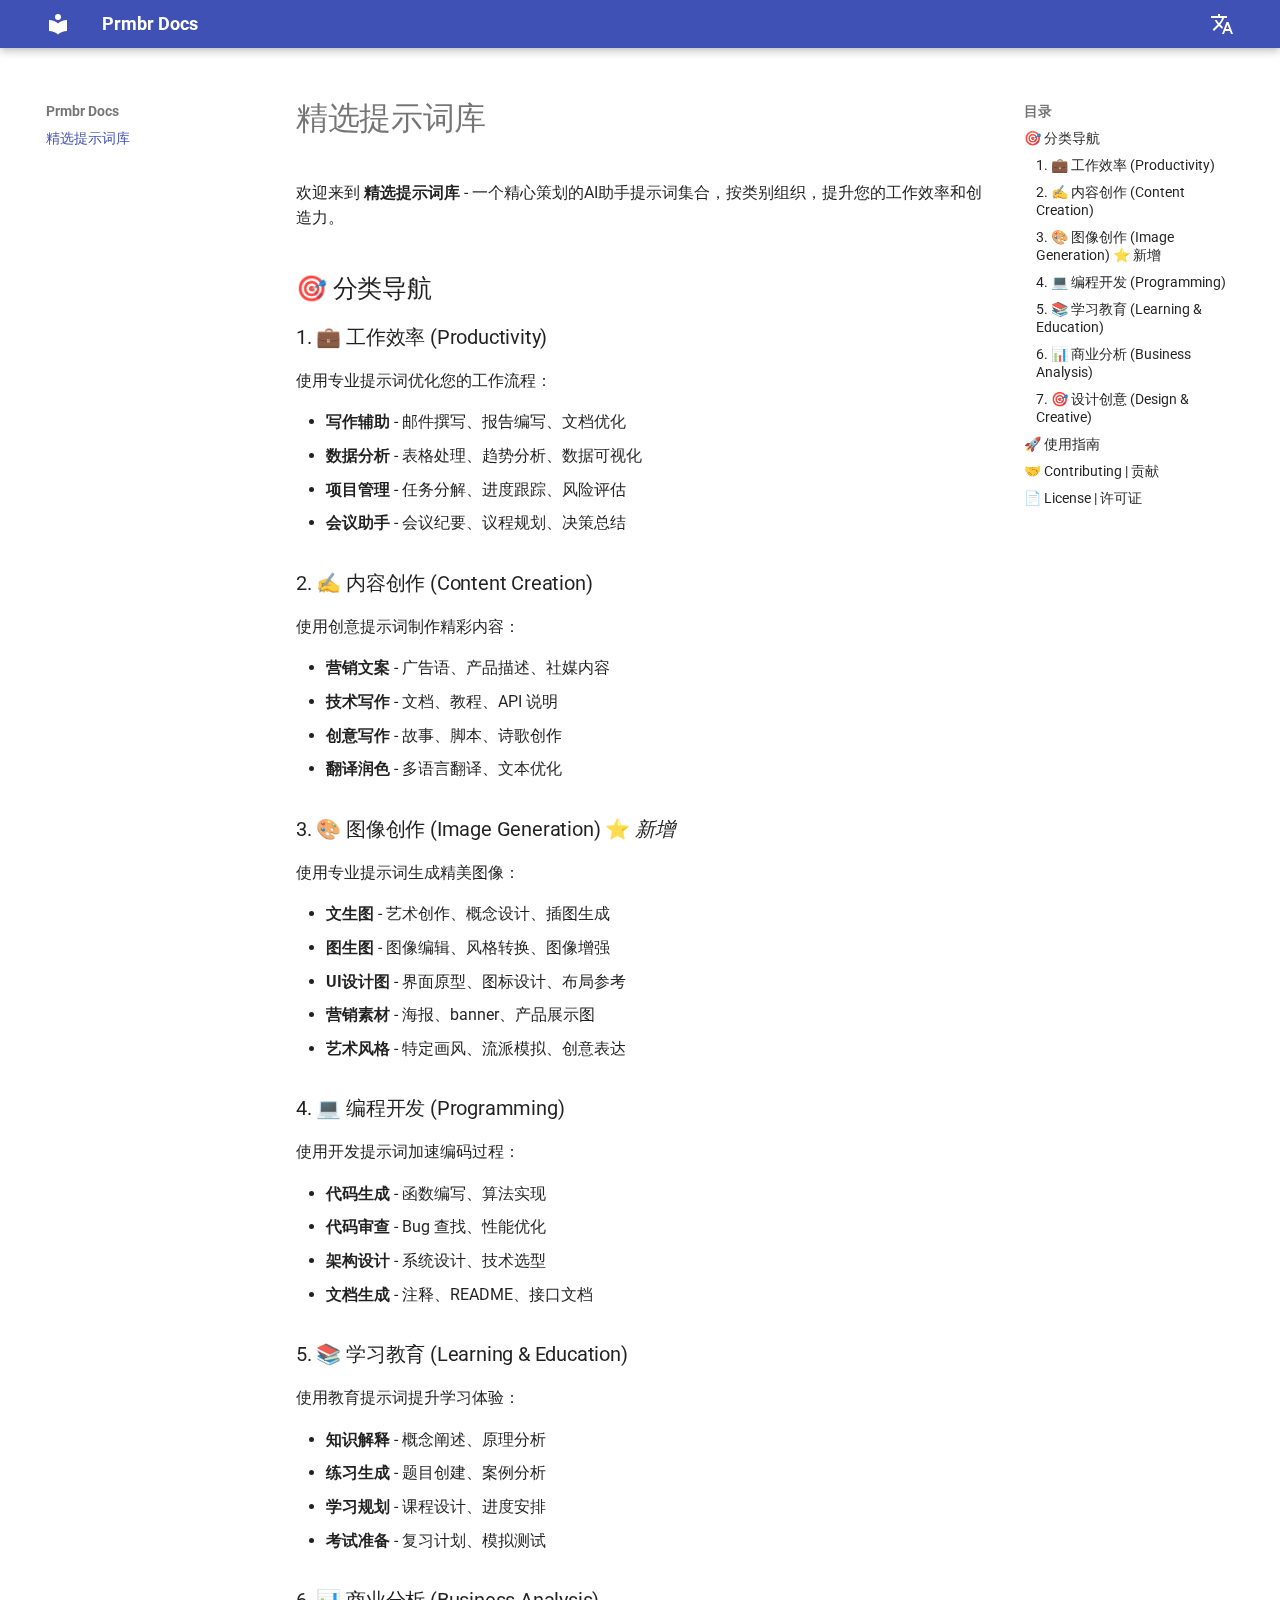
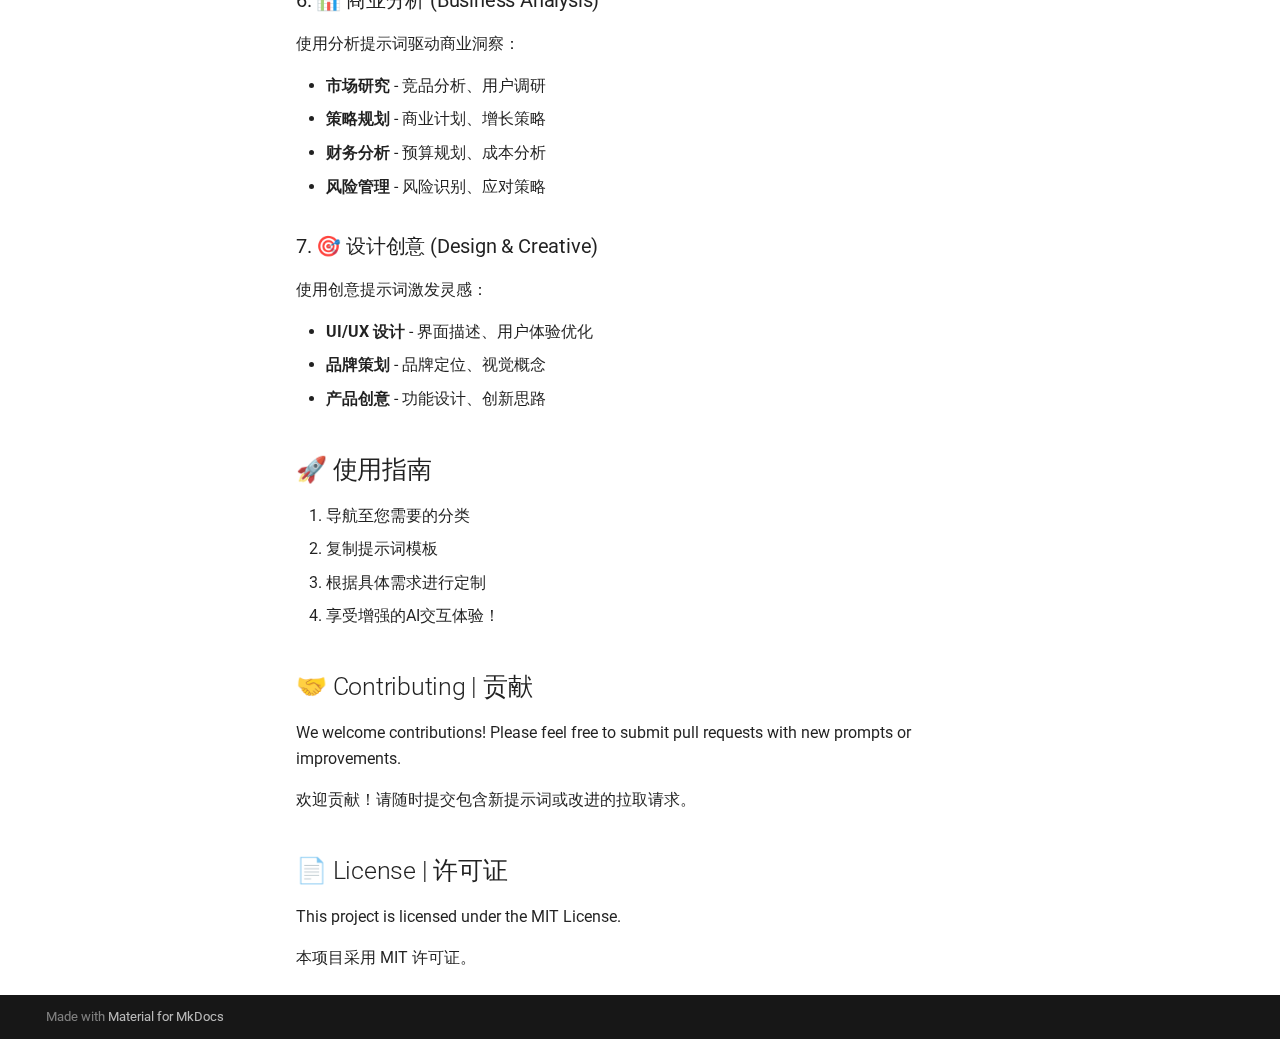
<file: index.html>
<!doctype html>
<html lang="zh" class="no-js">
  <head>
    
      <meta charset="utf-8">
      <meta name="viewport" content="width=device-width,initial-scale=1">
      
      
      
        <link rel="canonical" href="https://prmbr.com/">
      
      
      
      
      <link rel="icon" href="assets/images/favicon.png">
      <meta name="generator" content="mkdocs-1.6.1, mkdocs-material-9.6.18">
    
    
      
        <title>Prmbr Docs</title>
      
    
    
      <link rel="stylesheet" href="assets/stylesheets/main.7e37652d.min.css">
      
      


    
    
      
    
    
      
        
        
        <link rel="preconnect" href="https://fonts.gstatic.com" crossorigin>
        <link rel="stylesheet" href="https://fonts.googleapis.com/css?family=Roboto:300,300i,400,400i,700,700i%7CRoboto+Mono:400,400i,700,700i&display=fallback">
        <style>:root{--md-text-font:"Roboto";--md-code-font:"Roboto Mono"}</style>
      
    
    
    <script>__md_scope=new URL(".",location),__md_hash=e=>[...e].reduce(((e,_)=>(e<<5)-e+_.charCodeAt(0)),0),__md_get=(e,_=localStorage,t=__md_scope)=>JSON.parse(_.getItem(t.pathname+"."+e)),__md_set=(e,_,t=localStorage,a=__md_scope)=>{try{t.setItem(a.pathname+"."+e,JSON.stringify(_))}catch(e){}}</script>
    
      

    
    
    
  </head>
  
  
    <body dir="ltr">
  
    
    <input class="md-toggle" data-md-toggle="drawer" type="checkbox" id="__drawer" autocomplete="off">
    <input class="md-toggle" data-md-toggle="search" type="checkbox" id="__search" autocomplete="off">
    <label class="md-overlay" for="__drawer"></label>
    <div data-md-component="skip">
      
        
        <a href="#_1" class="md-skip">
          跳转至
        </a>
      
    </div>
    <div data-md-component="announce">
      
    </div>
    
    
      

  

<header class="md-header md-header--shadow" data-md-component="header">
  <nav class="md-header__inner md-grid" aria-label="页眉">
    <a href="." title="Prmbr Docs" class="md-header__button md-logo" aria-label="Prmbr Docs" data-md-component="logo">
      
  
  <svg xmlns="http://www.w3.org/2000/svg" viewBox="0 0 24 24"><path d="M12 8a3 3 0 0 0 3-3 3 3 0 0 0-3-3 3 3 0 0 0-3 3 3 3 0 0 0 3 3m0 3.54C9.64 9.35 6.5 8 3 8v11c3.5 0 6.64 1.35 9 3.54 2.36-2.19 5.5-3.54 9-3.54V8c-3.5 0-6.64 1.35-9 3.54"/></svg>

    </a>
    <label class="md-header__button md-icon" for="__drawer">
      
      <svg xmlns="http://www.w3.org/2000/svg" viewBox="0 0 24 24"><path d="M3 6h18v2H3zm0 5h18v2H3zm0 5h18v2H3z"/></svg>
    </label>
    <div class="md-header__title" data-md-component="header-title">
      <div class="md-header__ellipsis">
        <div class="md-header__topic">
          <span class="md-ellipsis">
            Prmbr Docs
          </span>
        </div>
        <div class="md-header__topic" data-md-component="header-topic">
          <span class="md-ellipsis">
            
              精选提示词库
            
          </span>
        </div>
      </div>
    </div>
    
    
      <script>var palette=__md_get("__palette");if(palette&&palette.color){if("(prefers-color-scheme)"===palette.color.media){var media=matchMedia("(prefers-color-scheme: light)"),input=document.querySelector(media.matches?"[data-md-color-media='(prefers-color-scheme: light)']":"[data-md-color-media='(prefers-color-scheme: dark)']");palette.color.media=input.getAttribute("data-md-color-media"),palette.color.scheme=input.getAttribute("data-md-color-scheme"),palette.color.primary=input.getAttribute("data-md-color-primary"),palette.color.accent=input.getAttribute("data-md-color-accent")}for(var[key,value]of Object.entries(palette.color))document.body.setAttribute("data-md-color-"+key,value)}</script>
    
    
      <div class="md-header__option">
  <div class="md-select">
    
    <button class="md-header__button md-icon" aria-label="选择当前语言">
      <svg xmlns="http://www.w3.org/2000/svg" viewBox="0 0 24 24"><path d="m12.87 15.07-2.54-2.51.03-.03A17.5 17.5 0 0 0 14.07 6H17V4h-7V2H8v2H1v2h11.17C11.5 7.92 10.44 9.75 9 11.35 8.07 10.32 7.3 9.19 6.69 8h-2c.73 1.63 1.73 3.17 2.98 4.56l-5.09 5.02L4 19l5-5 3.11 3.11zM18.5 10h-2L12 22h2l1.12-3h4.75L21 22h2zm-2.62 7 1.62-4.33L19.12 17z"/></svg>
    </button>
    <div class="md-select__inner">
      <ul class="md-select__list">
        
          <li class="md-select__item">
            <a href="/" hreflang="zh" class="md-select__link">
              Chinese
            </a>
          </li>
        
          <li class="md-select__item">
            <a href="/en/" hreflang="en" class="md-select__link">
              English
            </a>
          </li>
        
      </ul>
    </div>
  </div>
</div>
    
    
    
  </nav>
  
</header>
    
    <div class="md-container" data-md-component="container">
      
      
        
          
        
      
      <main class="md-main" data-md-component="main">
        <div class="md-main__inner md-grid">
          
            
              
              <div class="md-sidebar md-sidebar--primary" data-md-component="sidebar" data-md-type="navigation" >
                <div class="md-sidebar__scrollwrap">
                  <div class="md-sidebar__inner">
                    



<nav class="md-nav md-nav--primary" aria-label="导航栏" data-md-level="0">
  <label class="md-nav__title" for="__drawer">
    <a href="." title="Prmbr Docs" class="md-nav__button md-logo" aria-label="Prmbr Docs" data-md-component="logo">
      
  
  <svg xmlns="http://www.w3.org/2000/svg" viewBox="0 0 24 24"><path d="M12 8a3 3 0 0 0 3-3 3 3 0 0 0-3-3 3 3 0 0 0-3 3 3 3 0 0 0 3 3m0 3.54C9.64 9.35 6.5 8 3 8v11c3.5 0 6.64 1.35 9 3.54 2.36-2.19 5.5-3.54 9-3.54V8c-3.5 0-6.64 1.35-9 3.54"/></svg>

    </a>
    Prmbr Docs
  </label>
  
  <ul class="md-nav__list" data-md-scrollfix>
    
      
      
  
  
    
  
  
  
    <li class="md-nav__item md-nav__item--active">
      
      <input class="md-nav__toggle md-toggle" type="checkbox" id="__toc">
      
      
        
      
      
        <label class="md-nav__link md-nav__link--active" for="__toc">
          
  
  
  <span class="md-ellipsis">
    精选提示词库
    
  </span>
  

          <span class="md-nav__icon md-icon"></span>
        </label>
      
      <a href="." class="md-nav__link md-nav__link--active">
        
  
  
  <span class="md-ellipsis">
    精选提示词库
    
  </span>
  

      </a>
      
        

<nav class="md-nav md-nav--secondary" aria-label="目录">
  
  
  
    
  
  
    <label class="md-nav__title" for="__toc">
      <span class="md-nav__icon md-icon"></span>
      目录
    </label>
    <ul class="md-nav__list" data-md-component="toc" data-md-scrollfix>
      
        <li class="md-nav__item">
  <a href="#_2" class="md-nav__link">
    <span class="md-ellipsis">
      🎯 分类导航
    </span>
  </a>
  
    <nav class="md-nav" aria-label="🎯 分类导航">
      <ul class="md-nav__list">
        
          <li class="md-nav__item">
  <a href="#1-productivity" class="md-nav__link">
    <span class="md-ellipsis">
      1. 💼 工作效率 (Productivity)
    </span>
  </a>
  
</li>
        
          <li class="md-nav__item">
  <a href="#2-content-creation" class="md-nav__link">
    <span class="md-ellipsis">
      2. ✍️ 内容创作 (Content Creation)
    </span>
  </a>
  
</li>
        
          <li class="md-nav__item">
  <a href="#3-image-generation" class="md-nav__link">
    <span class="md-ellipsis">
      3. 🎨 图像创作 (Image Generation) ⭐ 新增
    </span>
  </a>
  
</li>
        
          <li class="md-nav__item">
  <a href="#4-programming" class="md-nav__link">
    <span class="md-ellipsis">
      4. 💻 编程开发 (Programming)
    </span>
  </a>
  
</li>
        
          <li class="md-nav__item">
  <a href="#5-learning-education" class="md-nav__link">
    <span class="md-ellipsis">
      5. 📚 学习教育 (Learning &amp; Education)
    </span>
  </a>
  
</li>
        
          <li class="md-nav__item">
  <a href="#6-business-analysis" class="md-nav__link">
    <span class="md-ellipsis">
      6. 📊 商业分析 (Business Analysis)
    </span>
  </a>
  
</li>
        
          <li class="md-nav__item">
  <a href="#7-design-creative" class="md-nav__link">
    <span class="md-ellipsis">
      7. 🎯 设计创意 (Design &amp; Creative)
    </span>
  </a>
  
</li>
        
      </ul>
    </nav>
  
</li>
      
        <li class="md-nav__item">
  <a href="#_3" class="md-nav__link">
    <span class="md-ellipsis">
      🚀 使用指南
    </span>
  </a>
  
</li>
      
        <li class="md-nav__item">
  <a href="#contributing" class="md-nav__link">
    <span class="md-ellipsis">
      🤝 Contributing | 贡献
    </span>
  </a>
  
</li>
      
        <li class="md-nav__item">
  <a href="#license" class="md-nav__link">
    <span class="md-ellipsis">
      📄 License | 许可证
    </span>
  </a>
  
</li>
      
    </ul>
  
</nav>
      
    </li>
  

    
  </ul>
</nav>
                  </div>
                </div>
              </div>
            
            
              
              <div class="md-sidebar md-sidebar--secondary" data-md-component="sidebar" data-md-type="toc" >
                <div class="md-sidebar__scrollwrap">
                  <div class="md-sidebar__inner">
                    

<nav class="md-nav md-nav--secondary" aria-label="目录">
  
  
  
    
  
  
    <label class="md-nav__title" for="__toc">
      <span class="md-nav__icon md-icon"></span>
      目录
    </label>
    <ul class="md-nav__list" data-md-component="toc" data-md-scrollfix>
      
        <li class="md-nav__item">
  <a href="#_2" class="md-nav__link">
    <span class="md-ellipsis">
      🎯 分类导航
    </span>
  </a>
  
    <nav class="md-nav" aria-label="🎯 分类导航">
      <ul class="md-nav__list">
        
          <li class="md-nav__item">
  <a href="#1-productivity" class="md-nav__link">
    <span class="md-ellipsis">
      1. 💼 工作效率 (Productivity)
    </span>
  </a>
  
</li>
        
          <li class="md-nav__item">
  <a href="#2-content-creation" class="md-nav__link">
    <span class="md-ellipsis">
      2. ✍️ 内容创作 (Content Creation)
    </span>
  </a>
  
</li>
        
          <li class="md-nav__item">
  <a href="#3-image-generation" class="md-nav__link">
    <span class="md-ellipsis">
      3. 🎨 图像创作 (Image Generation) ⭐ 新增
    </span>
  </a>
  
</li>
        
          <li class="md-nav__item">
  <a href="#4-programming" class="md-nav__link">
    <span class="md-ellipsis">
      4. 💻 编程开发 (Programming)
    </span>
  </a>
  
</li>
        
          <li class="md-nav__item">
  <a href="#5-learning-education" class="md-nav__link">
    <span class="md-ellipsis">
      5. 📚 学习教育 (Learning &amp; Education)
    </span>
  </a>
  
</li>
        
          <li class="md-nav__item">
  <a href="#6-business-analysis" class="md-nav__link">
    <span class="md-ellipsis">
      6. 📊 商业分析 (Business Analysis)
    </span>
  </a>
  
</li>
        
          <li class="md-nav__item">
  <a href="#7-design-creative" class="md-nav__link">
    <span class="md-ellipsis">
      7. 🎯 设计创意 (Design &amp; Creative)
    </span>
  </a>
  
</li>
        
      </ul>
    </nav>
  
</li>
      
        <li class="md-nav__item">
  <a href="#_3" class="md-nav__link">
    <span class="md-ellipsis">
      🚀 使用指南
    </span>
  </a>
  
</li>
      
        <li class="md-nav__item">
  <a href="#contributing" class="md-nav__link">
    <span class="md-ellipsis">
      🤝 Contributing | 贡献
    </span>
  </a>
  
</li>
      
        <li class="md-nav__item">
  <a href="#license" class="md-nav__link">
    <span class="md-ellipsis">
      📄 License | 许可证
    </span>
  </a>
  
</li>
      
    </ul>
  
</nav>
                  </div>
                </div>
              </div>
            
          
          
            <div class="md-content" data-md-component="content">
              <article class="md-content__inner md-typeset">
                
                  



<h1 id="_1">精选提示词库</h1>
<p>欢迎来到 <strong>精选提示词库</strong> - 一个精心策划的AI助手提示词集合，按类别组织，提升您的工作效率和创造力。</p>
<h2 id="_2">🎯 分类导航</h2>
<h3 id="1-productivity">1. 💼 工作效率 (Productivity)</h3>
<p>使用专业提示词优化您的工作流程：</p>
<ul>
<li><strong>写作辅助</strong> - 邮件撰写、报告编写、文档优化</li>
<li><strong>数据分析</strong> - 表格处理、趋势分析、数据可视化</li>
<li><strong>项目管理</strong> - 任务分解、进度跟踪、风险评估</li>
<li><strong>会议助手</strong> - 会议纪要、议程规划、决策总结</li>
</ul>
<h3 id="2-content-creation">2. ✍️ 内容创作 (Content Creation)</h3>
<p>使用创意提示词制作精彩内容：</p>
<ul>
<li><strong>营销文案</strong> - 广告语、产品描述、社媒内容</li>
<li><strong>技术写作</strong> - 文档、教程、API 说明</li>
<li><strong>创意写作</strong> - 故事、脚本、诗歌创作</li>
<li><strong>翻译润色</strong> - 多语言翻译、文本优化</li>
</ul>
<h3 id="3-image-generation">3. 🎨 图像创作 (Image Generation) ⭐ <em>新增</em></h3>
<p>使用专业提示词生成精美图像：</p>
<ul>
<li><strong>文生图</strong> - 艺术创作、概念设计、插图生成</li>
<li><strong>图生图</strong> - 图像编辑、风格转换、图像增强</li>
<li><strong>UI设计图</strong> - 界面原型、图标设计、布局参考</li>
<li><strong>营销素材</strong> - 海报、banner、产品展示图</li>
<li><strong>艺术风格</strong> - 特定画风、流派模拟、创意表达</li>
</ul>
<h3 id="4-programming">4. 💻 编程开发 (Programming)</h3>
<p>使用开发提示词加速编码过程：</p>
<ul>
<li><strong>代码生成</strong> - 函数编写、算法实现</li>
<li><strong>代码审查</strong> - Bug 查找、性能优化</li>
<li><strong>架构设计</strong> - 系统设计、技术选型</li>
<li><strong>文档生成</strong> - 注释、README、接口文档</li>
</ul>
<h3 id="5-learning-education">5. 📚 学习教育 (Learning &amp; Education)</h3>
<p>使用教育提示词提升学习体验：</p>
<ul>
<li><strong>知识解释</strong> - 概念阐述、原理分析</li>
<li><strong>练习生成</strong> - 题目创建、案例分析</li>
<li><strong>学习规划</strong> - 课程设计、进度安排</li>
<li><strong>考试准备</strong> - 复习计划、模拟测试</li>
</ul>
<h3 id="6-business-analysis">6. 📊 商业分析 (Business Analysis)</h3>
<p>使用分析提示词驱动商业洞察：</p>
<ul>
<li><strong>市场研究</strong> - 竞品分析、用户调研</li>
<li><strong>策略规划</strong> - 商业计划、增长策略</li>
<li><strong>财务分析</strong> - 预算规划、成本分析</li>
<li><strong>风险管理</strong> - 风险识别、应对策略</li>
</ul>
<h3 id="7-design-creative">7. 🎯 设计创意 (Design &amp; Creative)</h3>
<p>使用创意提示词激发灵感：</p>
<ul>
<li><strong>UI/UX 设计</strong> - 界面描述、用户体验优化</li>
<li><strong>品牌策划</strong> - 品牌定位、视觉概念</li>
<li><strong>产品创意</strong> - 功能设计、创新思路</li>
</ul>
<h2 id="_3">🚀 使用指南</h2>
<ol>
<li>导航至您需要的分类</li>
<li>复制提示词模板</li>
<li>根据具体需求进行定制</li>
<li>享受增强的AI交互体验！</li>
</ol>
<h2 id="contributing">🤝 Contributing | 贡献</h2>
<p>We welcome contributions! Please feel free to submit pull requests with new prompts or improvements.</p>
<p>欢迎贡献！请随时提交包含新提示词或改进的拉取请求。</p>
<h2 id="license">📄 License | 许可证</h2>
<p>This project is licensed under the MIT License.</p>
<p>本项目采用 MIT 许可证。</p>












                
              </article>
            </div>
          
          
<script>var target=document.getElementById(location.hash.slice(1));target&&target.name&&(target.checked=target.name.startsWith("__tabbed_"))</script>
        </div>
        
      </main>
      
        <footer class="md-footer">
  
  <div class="md-footer-meta md-typeset">
    <div class="md-footer-meta__inner md-grid">
      <div class="md-copyright">
  
  
    Made with
    <a href="https://squidfunk.github.io/mkdocs-material/" target="_blank" rel="noopener">
      Material for MkDocs
    </a>
  
</div>
      
    </div>
  </div>
</footer>
      
    </div>
    <div class="md-dialog" data-md-component="dialog">
      <div class="md-dialog__inner md-typeset"></div>
    </div>
    
    
    
      
      <script id="__config" type="application/json">{"base": ".", "features": [], "search": "assets/javascripts/workers/search.973d3a69.min.js", "tags": null, "translations": {"clipboard.copied": "\u5df2\u590d\u5236", "clipboard.copy": "\u590d\u5236", "search.result.more.one": "\u5728\u8be5\u9875\u4e0a\u8fd8\u6709 1 \u4e2a\u7b26\u5408\u6761\u4ef6\u7684\u7ed3\u679c", "search.result.more.other": "\u5728\u8be5\u9875\u4e0a\u8fd8\u6709 # \u4e2a\u7b26\u5408\u6761\u4ef6\u7684\u7ed3\u679c", "search.result.none": "\u6ca1\u6709\u627e\u5230\u7b26\u5408\u6761\u4ef6\u7684\u7ed3\u679c", "search.result.one": "\u627e\u5230 1 \u4e2a\u7b26\u5408\u6761\u4ef6\u7684\u7ed3\u679c", "search.result.other": "# \u4e2a\u7b26\u5408\u6761\u4ef6\u7684\u7ed3\u679c", "search.result.placeholder": "\u952e\u5165\u4ee5\u5f00\u59cb\u641c\u7d22", "search.result.term.missing": "\u7f3a\u5c11", "select.version": "\u9009\u62e9\u5f53\u524d\u7248\u672c"}, "version": null}</script>
    
    
      <script src="assets/javascripts/bundle.92b07e13.min.js"></script>
      
    
  </body>
</html>
</file>
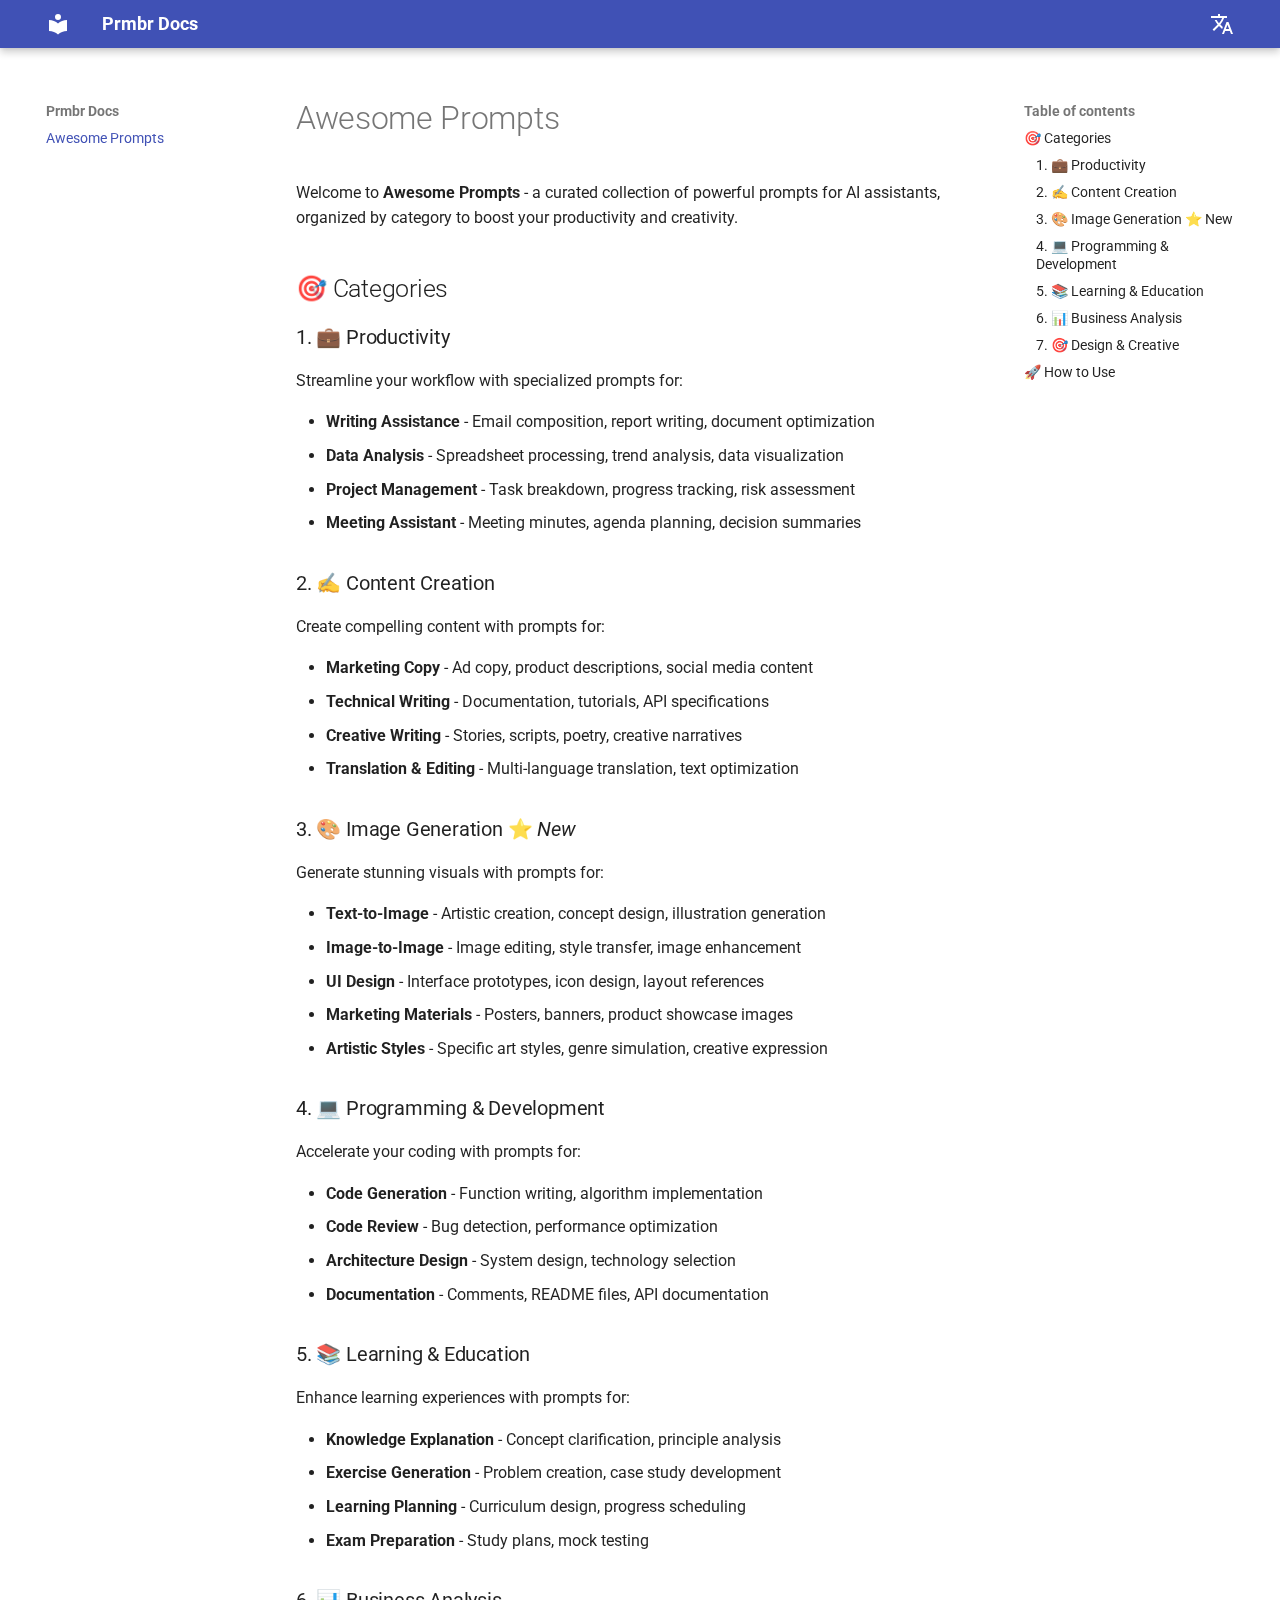
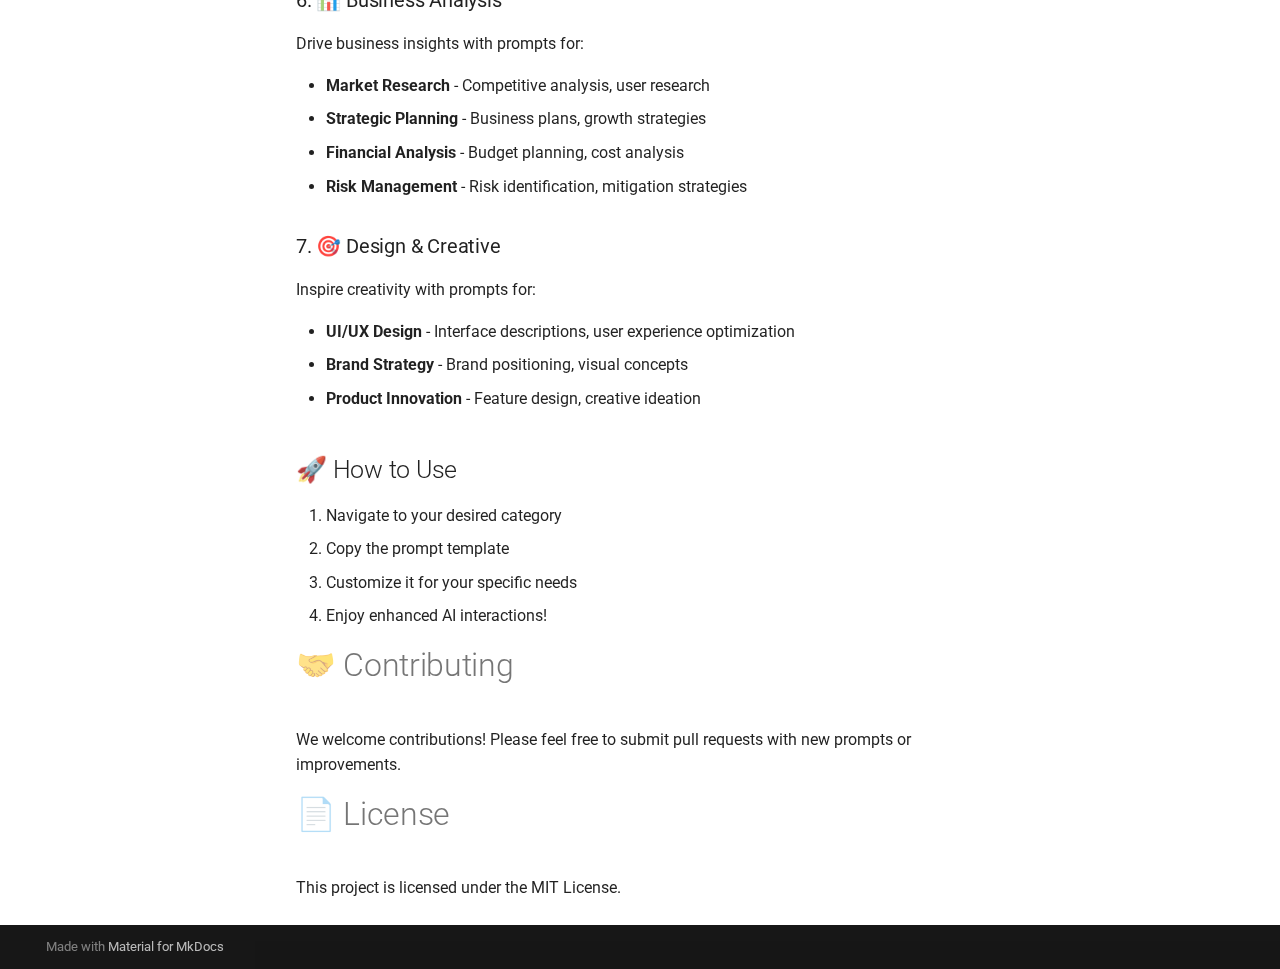
<file: en/index.html>
<!doctype html>
<html lang="en" class="no-js">
  <head>
    
      <meta charset="utf-8">
      <meta name="viewport" content="width=device-width,initial-scale=1">
      
      
      
        <link rel="canonical" href="https://docs.prmbr.com/en/">
      
      
      
      
      <link rel="icon" href="../assets/images/favicon.png">
      <meta name="generator" content="mkdocs-1.6.1, mkdocs-material-9.6.18">
    
    
      
        <title>Awesome Prompts - Prmbr Docs</title>
      
    
    
      <link rel="stylesheet" href="../assets/stylesheets/main.7e37652d.min.css">
      
      


    
    
      
    
    
      
        
        
        <link rel="preconnect" href="https://fonts.gstatic.com" crossorigin>
        <link rel="stylesheet" href="https://fonts.googleapis.com/css?family=Roboto:300,300i,400,400i,700,700i%7CRoboto+Mono:400,400i,700,700i&display=fallback">
        <style>:root{--md-text-font:"Roboto";--md-code-font:"Roboto Mono"}</style>
      
    
    
    <script>__md_scope=new URL("..",location),__md_hash=e=>[...e].reduce(((e,_)=>(e<<5)-e+_.charCodeAt(0)),0),__md_get=(e,_=localStorage,t=__md_scope)=>JSON.parse(_.getItem(t.pathname+"."+e)),__md_set=(e,_,t=localStorage,a=__md_scope)=>{try{t.setItem(a.pathname+"."+e,JSON.stringify(_))}catch(e){}}</script>
    
      

    
    
    
  </head>
  
  
    <body dir="ltr">
  
    
    <input class="md-toggle" data-md-toggle="drawer" type="checkbox" id="__drawer" autocomplete="off">
    <input class="md-toggle" data-md-toggle="search" type="checkbox" id="__search" autocomplete="off">
    <label class="md-overlay" for="__drawer"></label>
    <div data-md-component="skip">
      
        
        <a href="#awesome-prompts" class="md-skip">
          Skip to content
        </a>
      
    </div>
    <div data-md-component="announce">
      
    </div>
    
    
      

  

<header class="md-header md-header--shadow" data-md-component="header">
  <nav class="md-header__inner md-grid" aria-label="Header">
    <a href="./" title="Prmbr Docs" class="md-header__button md-logo" aria-label="Prmbr Docs" data-md-component="logo">
      
  
  <svg xmlns="http://www.w3.org/2000/svg" viewBox="0 0 24 24"><path d="M12 8a3 3 0 0 0 3-3 3 3 0 0 0-3-3 3 3 0 0 0-3 3 3 3 0 0 0 3 3m0 3.54C9.64 9.35 6.5 8 3 8v11c3.5 0 6.64 1.35 9 3.54 2.36-2.19 5.5-3.54 9-3.54V8c-3.5 0-6.64 1.35-9 3.54"/></svg>

    </a>
    <label class="md-header__button md-icon" for="__drawer">
      
      <svg xmlns="http://www.w3.org/2000/svg" viewBox="0 0 24 24"><path d="M3 6h18v2H3zm0 5h18v2H3zm0 5h18v2H3z"/></svg>
    </label>
    <div class="md-header__title" data-md-component="header-title">
      <div class="md-header__ellipsis">
        <div class="md-header__topic">
          <span class="md-ellipsis">
            Prmbr Docs
          </span>
        </div>
        <div class="md-header__topic" data-md-component="header-topic">
          <span class="md-ellipsis">
            
              Awesome Prompts
            
          </span>
        </div>
      </div>
    </div>
    
    
      <script>var palette=__md_get("__palette");if(palette&&palette.color){if("(prefers-color-scheme)"===palette.color.media){var media=matchMedia("(prefers-color-scheme: light)"),input=document.querySelector(media.matches?"[data-md-color-media='(prefers-color-scheme: light)']":"[data-md-color-media='(prefers-color-scheme: dark)']");palette.color.media=input.getAttribute("data-md-color-media"),palette.color.scheme=input.getAttribute("data-md-color-scheme"),palette.color.primary=input.getAttribute("data-md-color-primary"),palette.color.accent=input.getAttribute("data-md-color-accent")}for(var[key,value]of Object.entries(palette.color))document.body.setAttribute("data-md-color-"+key,value)}</script>
    
    
      <div class="md-header__option">
  <div class="md-select">
    
    <button class="md-header__button md-icon" aria-label="Select language">
      <svg xmlns="http://www.w3.org/2000/svg" viewBox="0 0 24 24"><path d="m12.87 15.07-2.54-2.51.03-.03A17.5 17.5 0 0 0 14.07 6H17V4h-7V2H8v2H1v2h11.17C11.5 7.92 10.44 9.75 9 11.35 8.07 10.32 7.3 9.19 6.69 8h-2c.73 1.63 1.73 3.17 2.98 4.56l-5.09 5.02L4 19l5-5 3.11 3.11zM18.5 10h-2L12 22h2l1.12-3h4.75L21 22h2zm-2.62 7 1.62-4.33L19.12 17z"/></svg>
    </button>
    <div class="md-select__inner">
      <ul class="md-select__list">
        
          <li class="md-select__item">
            <a href="/" hreflang="zh" class="md-select__link">
              Chinese
            </a>
          </li>
        
          <li class="md-select__item">
            <a href="/en/" hreflang="en" class="md-select__link">
              English
            </a>
          </li>
        
      </ul>
    </div>
  </div>
</div>
    
    
    
  </nav>
  
</header>
    
    <div class="md-container" data-md-component="container">
      
      
        
          
        
      
      <main class="md-main" data-md-component="main">
        <div class="md-main__inner md-grid">
          
            
              
              <div class="md-sidebar md-sidebar--primary" data-md-component="sidebar" data-md-type="navigation" >
                <div class="md-sidebar__scrollwrap">
                  <div class="md-sidebar__inner">
                    



<nav class="md-nav md-nav--primary" aria-label="Navigation" data-md-level="0">
  <label class="md-nav__title" for="__drawer">
    <a href="./" title="Prmbr Docs" class="md-nav__button md-logo" aria-label="Prmbr Docs" data-md-component="logo">
      
  
  <svg xmlns="http://www.w3.org/2000/svg" viewBox="0 0 24 24"><path d="M12 8a3 3 0 0 0 3-3 3 3 0 0 0-3-3 3 3 0 0 0-3 3 3 3 0 0 0 3 3m0 3.54C9.64 9.35 6.5 8 3 8v11c3.5 0 6.64 1.35 9 3.54 2.36-2.19 5.5-3.54 9-3.54V8c-3.5 0-6.64 1.35-9 3.54"/></svg>

    </a>
    Prmbr Docs
  </label>
  
  <ul class="md-nav__list" data-md-scrollfix>
    
      
      
  
  
    
  
  
  
    <li class="md-nav__item md-nav__item--active">
      
      <input class="md-nav__toggle md-toggle" type="checkbox" id="__toc">
      
      
        
      
      
        <label class="md-nav__link md-nav__link--active" for="__toc">
          
  
  
  <span class="md-ellipsis">
    Awesome Prompts
    
  </span>
  

          <span class="md-nav__icon md-icon"></span>
        </label>
      
      <a href="./" class="md-nav__link md-nav__link--active">
        
  
  
  <span class="md-ellipsis">
    Awesome Prompts
    
  </span>
  

      </a>
      
        

<nav class="md-nav md-nav--secondary" aria-label="Table of contents">
  
  
  
    
  
  
    <label class="md-nav__title" for="__toc">
      <span class="md-nav__icon md-icon"></span>
      Table of contents
    </label>
    <ul class="md-nav__list" data-md-component="toc" data-md-scrollfix>
      
        <li class="md-nav__item">
  <a href="#categories" class="md-nav__link">
    <span class="md-ellipsis">
      🎯 Categories
    </span>
  </a>
  
    <nav class="md-nav" aria-label="🎯 Categories">
      <ul class="md-nav__list">
        
          <li class="md-nav__item">
  <a href="#1-productivity" class="md-nav__link">
    <span class="md-ellipsis">
      1. 💼 Productivity
    </span>
  </a>
  
</li>
        
          <li class="md-nav__item">
  <a href="#2-content-creation" class="md-nav__link">
    <span class="md-ellipsis">
      2. ✍️ Content Creation
    </span>
  </a>
  
</li>
        
          <li class="md-nav__item">
  <a href="#3-image-generation-new" class="md-nav__link">
    <span class="md-ellipsis">
      3. 🎨 Image Generation ⭐ New
    </span>
  </a>
  
</li>
        
          <li class="md-nav__item">
  <a href="#4-programming-development" class="md-nav__link">
    <span class="md-ellipsis">
      4. 💻 Programming &amp; Development
    </span>
  </a>
  
</li>
        
          <li class="md-nav__item">
  <a href="#5-learning-education" class="md-nav__link">
    <span class="md-ellipsis">
      5. 📚 Learning &amp; Education
    </span>
  </a>
  
</li>
        
          <li class="md-nav__item">
  <a href="#6-business-analysis" class="md-nav__link">
    <span class="md-ellipsis">
      6. 📊 Business Analysis
    </span>
  </a>
  
</li>
        
          <li class="md-nav__item">
  <a href="#7-design-creative" class="md-nav__link">
    <span class="md-ellipsis">
      7. 🎯 Design &amp; Creative
    </span>
  </a>
  
</li>
        
      </ul>
    </nav>
  
</li>
      
        <li class="md-nav__item">
  <a href="#how-to-use" class="md-nav__link">
    <span class="md-ellipsis">
      🚀 How to Use
    </span>
  </a>
  
</li>
      
    </ul>
  
</nav>
      
    </li>
  

    
  </ul>
</nav>
                  </div>
                </div>
              </div>
            
            
              
              <div class="md-sidebar md-sidebar--secondary" data-md-component="sidebar" data-md-type="toc" >
                <div class="md-sidebar__scrollwrap">
                  <div class="md-sidebar__inner">
                    

<nav class="md-nav md-nav--secondary" aria-label="Table of contents">
  
  
  
    
  
  
    <label class="md-nav__title" for="__toc">
      <span class="md-nav__icon md-icon"></span>
      Table of contents
    </label>
    <ul class="md-nav__list" data-md-component="toc" data-md-scrollfix>
      
        <li class="md-nav__item">
  <a href="#categories" class="md-nav__link">
    <span class="md-ellipsis">
      🎯 Categories
    </span>
  </a>
  
    <nav class="md-nav" aria-label="🎯 Categories">
      <ul class="md-nav__list">
        
          <li class="md-nav__item">
  <a href="#1-productivity" class="md-nav__link">
    <span class="md-ellipsis">
      1. 💼 Productivity
    </span>
  </a>
  
</li>
        
          <li class="md-nav__item">
  <a href="#2-content-creation" class="md-nav__link">
    <span class="md-ellipsis">
      2. ✍️ Content Creation
    </span>
  </a>
  
</li>
        
          <li class="md-nav__item">
  <a href="#3-image-generation-new" class="md-nav__link">
    <span class="md-ellipsis">
      3. 🎨 Image Generation ⭐ New
    </span>
  </a>
  
</li>
        
          <li class="md-nav__item">
  <a href="#4-programming-development" class="md-nav__link">
    <span class="md-ellipsis">
      4. 💻 Programming &amp; Development
    </span>
  </a>
  
</li>
        
          <li class="md-nav__item">
  <a href="#5-learning-education" class="md-nav__link">
    <span class="md-ellipsis">
      5. 📚 Learning &amp; Education
    </span>
  </a>
  
</li>
        
          <li class="md-nav__item">
  <a href="#6-business-analysis" class="md-nav__link">
    <span class="md-ellipsis">
      6. 📊 Business Analysis
    </span>
  </a>
  
</li>
        
          <li class="md-nav__item">
  <a href="#7-design-creative" class="md-nav__link">
    <span class="md-ellipsis">
      7. 🎯 Design &amp; Creative
    </span>
  </a>
  
</li>
        
      </ul>
    </nav>
  
</li>
      
        <li class="md-nav__item">
  <a href="#how-to-use" class="md-nav__link">
    <span class="md-ellipsis">
      🚀 How to Use
    </span>
  </a>
  
</li>
      
    </ul>
  
</nav>
                  </div>
                </div>
              </div>
            
          
          
            <div class="md-content" data-md-component="content">
              <article class="md-content__inner md-typeset">
                
                  



<h1 id="awesome-prompts">Awesome Prompts</h1>
<p>Welcome to <strong>Awesome Prompts</strong> - a curated collection of powerful prompts for AI assistants, organized by category to boost your productivity and creativity.</p>
<h2 id="categories">🎯 Categories</h2>
<h3 id="1-productivity">1. 💼 Productivity</h3>
<p>Streamline your workflow with specialized prompts for:</p>
<ul>
<li><strong>Writing Assistance</strong> - Email composition, report writing, document optimization</li>
<li><strong>Data Analysis</strong> - Spreadsheet processing, trend analysis, data visualization</li>
<li><strong>Project Management</strong> - Task breakdown, progress tracking, risk assessment</li>
<li><strong>Meeting Assistant</strong> - Meeting minutes, agenda planning, decision summaries</li>
</ul>
<h3 id="2-content-creation">2. ✍️ Content Creation</h3>
<p>Create compelling content with prompts for:</p>
<ul>
<li><strong>Marketing Copy</strong> - Ad copy, product descriptions, social media content</li>
<li><strong>Technical Writing</strong> - Documentation, tutorials, API specifications</li>
<li><strong>Creative Writing</strong> - Stories, scripts, poetry, creative narratives</li>
<li><strong>Translation &amp; Editing</strong> - Multi-language translation, text optimization</li>
</ul>
<h3 id="3-image-generation-new">3. 🎨 Image Generation ⭐ <em>New</em></h3>
<p>Generate stunning visuals with prompts for:</p>
<ul>
<li><strong>Text-to-Image</strong> - Artistic creation, concept design, illustration generation</li>
<li><strong>Image-to-Image</strong> - Image editing, style transfer, image enhancement</li>
<li><strong>UI Design</strong> - Interface prototypes, icon design, layout references</li>
<li><strong>Marketing Materials</strong> - Posters, banners, product showcase images</li>
<li><strong>Artistic Styles</strong> - Specific art styles, genre simulation, creative expression</li>
</ul>
<h3 id="4-programming-development">4. 💻 Programming &amp; Development</h3>
<p>Accelerate your coding with prompts for:</p>
<ul>
<li><strong>Code Generation</strong> - Function writing, algorithm implementation</li>
<li><strong>Code Review</strong> - Bug detection, performance optimization</li>
<li><strong>Architecture Design</strong> - System design, technology selection</li>
<li><strong>Documentation</strong> - Comments, README files, API documentation</li>
</ul>
<h3 id="5-learning-education">5. 📚 Learning &amp; Education</h3>
<p>Enhance learning experiences with prompts for:</p>
<ul>
<li><strong>Knowledge Explanation</strong> - Concept clarification, principle analysis</li>
<li><strong>Exercise Generation</strong> - Problem creation, case study development</li>
<li><strong>Learning Planning</strong> - Curriculum design, progress scheduling</li>
<li><strong>Exam Preparation</strong> - Study plans, mock testing</li>
</ul>
<h3 id="6-business-analysis">6. 📊 Business Analysis</h3>
<p>Drive business insights with prompts for:</p>
<ul>
<li><strong>Market Research</strong> - Competitive analysis, user research</li>
<li><strong>Strategic Planning</strong> - Business plans, growth strategies</li>
<li><strong>Financial Analysis</strong> - Budget planning, cost analysis</li>
<li><strong>Risk Management</strong> - Risk identification, mitigation strategies</li>
</ul>
<h3 id="7-design-creative">7. 🎯 Design &amp; Creative</h3>
<p>Inspire creativity with prompts for:</p>
<ul>
<li><strong>UI/UX Design</strong> - Interface descriptions, user experience optimization</li>
<li><strong>Brand Strategy</strong> - Brand positioning, visual concepts</li>
<li><strong>Product Innovation</strong> - Feature design, creative ideation</li>
</ul>
<h2 id="how-to-use">🚀 How to Use</h2>
<ol>
<li>Navigate to your desired category</li>
<li>Copy the prompt template</li>
<li>Customize it for your specific needs</li>
<li>Enjoy enhanced AI interactions!</li>
</ol>
<h1 id="contributing">🤝 Contributing</h1>
<p>We welcome contributions! Please feel free to submit pull requests with new prompts or improvements.</p>
<h1 id="license">📄 License</h1>
<p>This project is licensed under the MIT License.</p>












                
              </article>
            </div>
          
          
<script>var target=document.getElementById(location.hash.slice(1));target&&target.name&&(target.checked=target.name.startsWith("__tabbed_"))</script>
        </div>
        
      </main>
      
        <footer class="md-footer">
  
  <div class="md-footer-meta md-typeset">
    <div class="md-footer-meta__inner md-grid">
      <div class="md-copyright">
  
  
    Made with
    <a href="https://squidfunk.github.io/mkdocs-material/" target="_blank" rel="noopener">
      Material for MkDocs
    </a>
  
</div>
      
    </div>
  </div>
</footer>
      
    </div>
    <div class="md-dialog" data-md-component="dialog">
      <div class="md-dialog__inner md-typeset"></div>
    </div>
    
    
    
      
      <script id="__config" type="application/json">{"base": "..", "features": [], "search": "../assets/javascripts/workers/search.973d3a69.min.js", "tags": null, "translations": {"clipboard.copied": "Copied to clipboard", "clipboard.copy": "Copy to clipboard", "search.result.more.one": "1 more on this page", "search.result.more.other": "# more on this page", "search.result.none": "No matching documents", "search.result.one": "1 matching document", "search.result.other": "# matching documents", "search.result.placeholder": "Type to start searching", "search.result.term.missing": "Missing", "select.version": "Select version"}, "version": null}</script>
    
    
      <script src="../assets/javascripts/bundle.92b07e13.min.js"></script>
      
    
  </body>
</html>
</file>
<file: assets/stylesheets/main.7e37652d.min.css>
@charset "UTF-8";html{-webkit-text-size-adjust:none;-moz-text-size-adjust:none;text-size-adjust:none;box-sizing:border-box}*,:after,:before{box-sizing:inherit}@media (prefers-reduced-motion){*,:after,:before{transition:none!important}}body{margin:0}a,button,input,label{-webkit-tap-highlight-color:transparent}a{color:inherit;text-decoration:none}hr{border:0;box-sizing:initial;display:block;height:.05rem;overflow:visible;padding:0}small{font-size:80%}sub,sup{line-height:1em}img{border-style:none}table{border-collapse:initial;border-spacing:0}td,th{font-weight:400;vertical-align:top}button{background:#0000;border:0;font-family:inherit;font-size:inherit;margin:0;padding:0}input{border:0;outline:none}:root{--md-primary-fg-color:#4051b5;--md-primary-fg-color--light:#5d6cc0;--md-primary-fg-color--dark:#303fa1;--md-primary-bg-color:#fff;--md-primary-bg-color--light:#ffffffb3;--md-accent-fg-color:#526cfe;--md-accent-fg-color--transparent:#526cfe1a;--md-accent-bg-color:#fff;--md-accent-bg-color--light:#ffffffb3}[data-md-color-scheme=default]{color-scheme:light}[data-md-color-scheme=default] img[src$="#gh-dark-mode-only"],[data-md-color-scheme=default] img[src$="#only-dark"]{display:none}:root,[data-md-color-scheme=default]{--md-hue:225deg;--md-default-fg-color:#000000de;--md-default-fg-color--light:#0000008a;--md-default-fg-color--lighter:#00000052;--md-default-fg-color--lightest:#00000012;--md-default-bg-color:#fff;--md-default-bg-color--light:#ffffffb3;--md-default-bg-color--lighter:#ffffff4d;--md-default-bg-color--lightest:#ffffff1f;--md-code-fg-color:#36464e;--md-code-bg-color:#f5f5f5;--md-code-hl-color:#4287ff;--md-code-hl-color--light:#4287ff1a;--md-code-hl-number-color:#d52a2a;--md-code-hl-special-color:#db1457;--md-code-hl-function-color:#a846b9;--md-code-hl-constant-color:#6e59d9;--md-code-hl-keyword-color:#3f6ec6;--md-code-hl-string-color:#1c7d4d;--md-code-hl-name-color:var(--md-code-fg-color);--md-code-hl-operator-color:var(--md-default-fg-color--light);--md-code-hl-punctuation-color:var(--md-default-fg-color--light);--md-code-hl-comment-color:var(--md-default-fg-color--light);--md-code-hl-generic-color:var(--md-default-fg-color--light);--md-code-hl-variable-color:var(--md-default-fg-color--light);--md-typeset-color:var(--md-default-fg-color);--md-typeset-a-color:var(--md-primary-fg-color);--md-typeset-del-color:#f5503d26;--md-typeset-ins-color:#0bd57026;--md-typeset-kbd-color:#fafafa;--md-typeset-kbd-accent-color:#fff;--md-typeset-kbd-border-color:#b8b8b8;--md-typeset-mark-color:#ffff0080;--md-typeset-table-color:#0000001f;--md-typeset-table-color--light:rgba(0,0,0,.035);--md-admonition-fg-color:var(--md-default-fg-color);--md-admonition-bg-color:var(--md-default-bg-color);--md-warning-fg-color:#000000de;--md-warning-bg-color:#ff9;--md-footer-fg-color:#fff;--md-footer-fg-color--light:#ffffffb3;--md-footer-fg-color--lighter:#ffffff73;--md-footer-bg-color:#000000de;--md-footer-bg-color--dark:#00000052;--md-shadow-z1:0 0.2rem 0.5rem #0000000d,0 0 0.05rem #0000001a;--md-shadow-z2:0 0.2rem 0.5rem #0000001a,0 0 0.05rem #00000040;--md-shadow-z3:0 0.2rem 0.5rem #0003,0 0 0.05rem #00000059}.md-icon svg{fill:currentcolor;display:block;height:1.2rem;width:1.2rem}body{-webkit-font-smoothing:antialiased;-moz-osx-font-smoothing:grayscale;--md-text-font-family:var(--md-text-font,_),-apple-system,BlinkMacSystemFont,Helvetica,Arial,sans-serif;--md-code-font-family:var(--md-code-font,_),SFMono-Regular,Consolas,Menlo,monospace}aside,body,input{font-feature-settings:"kern","liga";color:var(--md-typeset-color);font-family:var(--md-text-font-family)}code,kbd,pre{font-feature-settings:"kern";font-family:var(--md-code-font-family)}:root{--md-typeset-table-sort-icon:url('data:image/svg+xml;charset=utf-8,<svg xmlns="http://www.w3.org/2000/svg" viewBox="0 0 24 24"><path d="m18 21-4-4h3V7h-3l4-4 4 4h-3v10h3M2 19v-2h10v2M2 13v-2h7v2M2 7V5h4v2z"/></svg>');--md-typeset-table-sort-icon--asc:url('data:image/svg+xml;charset=utf-8,<svg xmlns="http://www.w3.org/2000/svg" viewBox="0 0 24 24"><path d="M19 17h3l-4 4-4-4h3V3h2M2 17h10v2H2M6 5v2H2V5m0 6h7v2H2z"/></svg>');--md-typeset-table-sort-icon--desc:url('data:image/svg+xml;charset=utf-8,<svg xmlns="http://www.w3.org/2000/svg" viewBox="0 0 24 24"><path d="M19 7h3l-4-4-4 4h3v14h2M2 17h10v2H2M6 5v2H2V5m0 6h7v2H2z"/></svg>')}.md-typeset{-webkit-print-color-adjust:exact;color-adjust:exact;font-size:.8rem;line-height:1.6;overflow-wrap:break-word}@media print{.md-typeset{font-size:.68rem}}.md-typeset blockquote,.md-typeset dl,.md-typeset figure,.md-typeset ol,.md-typeset pre,.md-typeset ul{margin-bottom:1em;margin-top:1em}.md-typeset h1{color:var(--md-default-fg-color--light);font-size:2em;line-height:1.3;margin:0 0 1.25em}.md-typeset h1,.md-typeset h2{font-weight:300;letter-spacing:-.01em}.md-typeset h2{font-size:1.5625em;line-height:1.4;margin:1.6em 0 .64em}.md-typeset h3{font-size:1.25em;font-weight:400;letter-spacing:-.01em;line-height:1.5;margin:1.6em 0 .8em}.md-typeset h2+h3{margin-top:.8em}.md-typeset h4{font-weight:700;letter-spacing:-.01em;margin:1em 0}.md-typeset h5,.md-typeset h6{color:var(--md-default-fg-color--light);font-size:.8em;font-weight:700;letter-spacing:-.01em;margin:1.25em 0}.md-typeset h5{text-transform:uppercase}.md-typeset h5 code{text-transform:none}.md-typeset hr{border-bottom:.05rem solid var(--md-default-fg-color--lightest);display:flow-root;margin:1.5em 0}.md-typeset a{color:var(--md-typeset-a-color);word-break:break-word}.md-typeset a,.md-typeset a:before{transition:color 125ms}.md-typeset a:focus,.md-typeset a:hover{color:var(--md-accent-fg-color)}.md-typeset a:focus code,.md-typeset a:hover code{background-color:var(--md-accent-fg-color--transparent)}.md-typeset a code{color:currentcolor;transition:background-color 125ms}.md-typeset a.focus-visible{outline-color:var(--md-accent-fg-color);outline-offset:.2rem}.md-typeset code,.md-typeset kbd,.md-typeset pre{color:var(--md-code-fg-color);direction:ltr;font-variant-ligatures:none}@media print{.md-typeset code,.md-typeset kbd,.md-typeset pre{white-space:pre-wrap}}.md-typeset code{background-color:var(--md-code-bg-color);border-radius:.1rem;-webkit-box-decoration-break:clone;box-decoration-break:clone;font-size:.85em;padding:0 .2941176471em;word-break:break-word}.md-typeset code:not(.focus-visible){-webkit-tap-highlight-color:transparent;outline:none}.md-typeset pre{display:flow-root;line-height:1.4;position:relative}.md-typeset pre>code{-webkit-box-decoration-break:slice;box-decoration-break:slice;box-shadow:none;display:block;margin:0;outline-color:var(--md-accent-fg-color);overflow:auto;padding:.7720588235em 1.1764705882em;scrollbar-color:var(--md-default-fg-color--lighter) #0000;scrollbar-width:thin;touch-action:auto;word-break:normal}.md-typeset pre>code:hover{scrollbar-color:var(--md-accent-fg-color) #0000}.md-typeset pre>code::-webkit-scrollbar{height:.2rem;width:.2rem}.md-typeset pre>code::-webkit-scrollbar-thumb{background-color:var(--md-default-fg-color--lighter)}.md-typeset pre>code::-webkit-scrollbar-thumb:hover{background-color:var(--md-accent-fg-color)}.md-typeset kbd{background-color:var(--md-typeset-kbd-color);border-radius:.1rem;box-shadow:0 .1rem 0 .05rem var(--md-typeset-kbd-border-color),0 .1rem 0 var(--md-typeset-kbd-border-color),0 -.1rem .2rem var(--md-typeset-kbd-accent-color) inset;color:var(--md-default-fg-color);display:inline-block;font-size:.75em;padding:0 .6666666667em;vertical-align:text-top;word-break:break-word}.md-typeset mark{background-color:var(--md-typeset-mark-color);-webkit-box-decoration-break:clone;box-decoration-break:clone;color:inherit;word-break:break-word}.md-typeset abbr{border-bottom:.05rem dotted var(--md-default-fg-color--light);cursor:help;text-decoration:none}.md-typeset small{opacity:.75}[dir=ltr] .md-typeset sub,[dir=ltr] .md-typeset sup{margin-left:.078125em}[dir=rtl] .md-typeset sub,[dir=rtl] .md-typeset sup{margin-right:.078125em}[dir=ltr] .md-typeset blockquote{padding-left:.6rem}[dir=rtl] .md-typeset blockquote{padding-right:.6rem}[dir=ltr] .md-typeset blockquote{border-left:.2rem solid var(--md-default-fg-color--lighter)}[dir=rtl] .md-typeset blockquote{border-right:.2rem solid var(--md-default-fg-color--lighter)}.md-typeset blockquote{color:var(--md-default-fg-color--light);margin-left:0;margin-right:0}.md-typeset ul{list-style-type:disc}.md-typeset ul[type]{list-style-type:revert-layer}[dir=ltr] .md-typeset ol,[dir=ltr] .md-typeset ul{margin-left:.625em}[dir=rtl] .md-typeset ol,[dir=rtl] .md-typeset ul{margin-right:.625em}.md-typeset ol,.md-typeset ul{padding:0}.md-typeset ol:not([hidden]),.md-typeset ul:not([hidden]){display:flow-root}.md-typeset ol ol,.md-typeset ul ol{list-style-type:lower-alpha}.md-typeset ol ol ol,.md-typeset ul ol ol{list-style-type:lower-roman}.md-typeset ol ol ol ol,.md-typeset ul ol ol ol{list-style-type:upper-alpha}.md-typeset ol ol ol ol ol,.md-typeset ul ol ol ol ol{list-style-type:upper-roman}.md-typeset ol[type],.md-typeset ul[type]{list-style-type:revert-layer}[dir=ltr] .md-typeset ol li,[dir=ltr] .md-typeset ul li{margin-left:1.25em}[dir=rtl] .md-typeset ol li,[dir=rtl] .md-typeset ul li{margin-right:1.25em}.md-typeset ol li,.md-typeset ul li{margin-bottom:.5em}.md-typeset ol li blockquote,.md-typeset ol li p,.md-typeset ul li blockquote,.md-typeset ul li p{margin:.5em 0}.md-typeset ol li:last-child,.md-typeset ul li:last-child{margin-bottom:0}[dir=ltr] .md-typeset ol li ol,[dir=ltr] .md-typeset ol li ul,[dir=ltr] .md-typeset ul li ol,[dir=ltr] .md-typeset ul li ul{margin-left:.625em}[dir=rtl] .md-typeset ol li ol,[dir=rtl] .md-typeset ol li ul,[dir=rtl] .md-typeset ul li ol,[dir=rtl] .md-typeset ul li ul{margin-right:.625em}.md-typeset ol li ol,.md-typeset ol li ul,.md-typeset ul li ol,.md-typeset ul li ul{margin-bottom:.5em;margin-top:.5em}[dir=ltr] .md-typeset dd{margin-left:1.875em}[dir=rtl] .md-typeset dd{margin-right:1.875em}.md-typeset dd{margin-bottom:1.5em;margin-top:1em}.md-typeset img,.md-typeset svg,.md-typeset video{height:auto;max-width:100%}.md-typeset img[align=left]{margin:1em 1em 1em 0}.md-typeset img[align=right]{margin:1em 0 1em 1em}.md-typeset img[align]:only-child{margin-top:0}.md-typeset figure{display:flow-root;margin:1em auto;max-width:100%;text-align:center;width:-moz-fit-content;width:fit-content}.md-typeset figure img{display:block;margin:0 auto}.md-typeset figcaption{font-style:italic;margin:1em auto;max-width:24rem}.md-typeset iframe{max-width:100%}.md-typeset table:not([class]){background-color:var(--md-default-bg-color);border:.05rem solid var(--md-typeset-table-color);border-radius:.1rem;display:inline-block;font-size:.64rem;max-width:100%;overflow:auto;touch-action:auto}@media print{.md-typeset table:not([class]){display:table}}.md-typeset table:not([class])+*{margin-top:1.5em}.md-typeset table:not([class]) td>:first-child,.md-typeset table:not([class]) th>:first-child{margin-top:0}.md-typeset table:not([class]) td>:last-child,.md-typeset table:not([class]) th>:last-child{margin-bottom:0}.md-typeset table:not([class]) td:not([align]),.md-typeset table:not([class]) th:not([align]){text-align:left}[dir=rtl] .md-typeset table:not([class]) td:not([align]),[dir=rtl] .md-typeset table:not([class]) th:not([align]){text-align:right}.md-typeset table:not([class]) th{font-weight:700;min-width:5rem;padding:.9375em 1.25em;vertical-align:top}.md-typeset table:not([class]) td{border-top:.05rem solid var(--md-typeset-table-color);padding:.9375em 1.25em;vertical-align:top}.md-typeset table:not([class]) tbody tr{transition:background-color 125ms}.md-typeset table:not([class]) tbody tr:hover{background-color:var(--md-typeset-table-color--light);box-shadow:0 .05rem 0 var(--md-default-bg-color) inset}.md-typeset table:not([class]) a{word-break:normal}.md-typeset table th[role=columnheader]{cursor:pointer}[dir=ltr] .md-typeset table th[role=columnheader]:after{margin-left:.5em}[dir=rtl] .md-typeset table th[role=columnheader]:after{margin-right:.5em}.md-typeset table th[role=columnheader]:after{content:"";display:inline-block;height:1.2em;-webkit-mask-image:var(--md-typeset-table-sort-icon);mask-image:var(--md-typeset-table-sort-icon);-webkit-mask-repeat:no-repeat;mask-repeat:no-repeat;-webkit-mask-size:contain;mask-size:contain;transition:background-color 125ms;vertical-align:text-bottom;width:1.2em}.md-typeset table th[role=columnheader]:hover:after{background-color:var(--md-default-fg-color--lighter)}.md-typeset table th[role=columnheader][aria-sort=ascending]:after{background-color:var(--md-default-fg-color--light);-webkit-mask-image:var(--md-typeset-table-sort-icon--asc);mask-image:var(--md-typeset-table-sort-icon--asc)}.md-typeset table th[role=columnheader][aria-sort=descending]:after{background-color:var(--md-default-fg-color--light);-webkit-mask-image:var(--md-typeset-table-sort-icon--desc);mask-image:var(--md-typeset-table-sort-icon--desc)}.md-typeset__scrollwrap{margin:1em -.8rem;overflow-x:auto;touch-action:auto}.md-typeset__table{display:inline-block;margin-bottom:.5em;padding:0 .8rem}@media print{.md-typeset__table{display:block}}html .md-typeset__table table{display:table;margin:0;overflow:hidden;width:100%}@media screen and (max-width:44.984375em){.md-content__inner>pre{margin:1em -.8rem}.md-content__inner>pre code{border-radius:0}}.md-typeset .md-author{border-radius:100%;display:block;flex-shrink:0;height:1.6rem;overflow:hidden;position:relative;transition:color 125ms,transform 125ms;width:1.6rem}.md-typeset .md-author img{display:block}.md-typeset .md-author--more{background:var(--md-default-fg-color--lightest);color:var(--md-default-fg-color--lighter);font-size:.6rem;font-weight:700;line-height:1.6rem;text-align:center}.md-typeset .md-author--long{height:2.4rem;width:2.4rem}.md-typeset a.md-author{transform:scale(1)}.md-typeset a.md-author img{border-radius:100%;filter:grayscale(100%) opacity(75%);transition:filter 125ms}.md-typeset a.md-author:focus,.md-typeset a.md-author:hover{transform:scale(1.1);z-index:1}.md-typeset a.md-author:focus img,.md-typeset a.md-author:hover img{filter:grayscale(0)}.md-banner{background-color:var(--md-footer-bg-color);color:var(--md-footer-fg-color);overflow:auto}@media print{.md-banner{display:none}}.md-banner--warning{background-color:var(--md-warning-bg-color);color:var(--md-warning-fg-color)}.md-banner__inner{font-size:.7rem;margin:.6rem auto;padding:0 .8rem}[dir=ltr] .md-banner__button{float:right}[dir=rtl] .md-banner__button{float:left}.md-banner__button{color:inherit;cursor:pointer;transition:opacity .25s}.no-js .md-banner__button{display:none}.md-banner__button:hover{opacity:.7}html{font-size:125%;height:100%;overflow-x:hidden}@media screen and (min-width:100em){html{font-size:137.5%}}@media screen and (min-width:125em){html{font-size:150%}}body{background-color:var(--md-default-bg-color);display:flex;flex-direction:column;font-size:.5rem;min-height:100%;position:relative;width:100%}@media print{body{display:block}}@media screen and (max-width:59.984375em){body[data-md-scrolllock]{position:fixed}}.md-grid{margin-left:auto;margin-right:auto;max-width:61rem}.md-container{display:flex;flex-direction:column;flex-grow:1}@media print{.md-container{display:block}}.md-main{flex-grow:1}.md-main__inner{display:flex;height:100%;margin-top:1.5rem}.md-ellipsis{overflow:hidden;text-overflow:ellipsis}.md-toggle{display:none}.md-option{height:0;opacity:0;position:absolute;width:0}.md-option:checked+label:not([hidden]){display:block}.md-option.focus-visible+label{outline-color:var(--md-accent-fg-color);outline-style:auto}.md-skip{background-color:var(--md-default-fg-color);border-radius:.1rem;color:var(--md-default-bg-color);font-size:.64rem;margin:.5rem;opacity:0;outline-color:var(--md-accent-fg-color);padding:.3rem .5rem;position:fixed;transform:translateY(.4rem);z-index:-1}.md-skip:focus{opacity:1;transform:translateY(0);transition:transform .25s cubic-bezier(.4,0,.2,1),opacity 175ms 75ms;z-index:10}@page{margin:25mm}:root{--md-clipboard-icon:url('data:image/svg+xml;charset=utf-8,<svg xmlns="http://www.w3.org/2000/svg" viewBox="0 0 24 24"><path d="M19 21H8V7h11m0-2H8a2 2 0 0 0-2 2v14a2 2 0 0 0 2 2h11a2 2 0 0 0 2-2V7a2 2 0 0 0-2-2m-3-4H4a2 2 0 0 0-2 2v14h2V3h12z"/></svg>')}.md-clipboard{border-radius:.1rem;color:var(--md-default-fg-color--lightest);cursor:pointer;height:1.5em;outline-color:var(--md-accent-fg-color);outline-offset:.1rem;position:absolute;right:.5em;top:.5em;transition:color .25s;width:1.5em;z-index:1}@media print{.md-clipboard{display:none}}.md-clipboard:not(.focus-visible){-webkit-tap-highlight-color:transparent;outline:none}:hover>.md-clipboard{color:var(--md-default-fg-color--light)}.md-clipboard:focus,.md-clipboard:hover{color:var(--md-accent-fg-color)}.md-clipboard:after{background-color:currentcolor;content:"";display:block;height:1.125em;margin:0 auto;-webkit-mask-image:var(--md-clipboard-icon);mask-image:var(--md-clipboard-icon);-webkit-mask-position:center;mask-position:center;-webkit-mask-repeat:no-repeat;mask-repeat:no-repeat;-webkit-mask-size:contain;mask-size:contain;width:1.125em}.md-clipboard--inline{cursor:pointer}.md-clipboard--inline code{transition:color .25s,background-color .25s}.md-clipboard--inline:focus code,.md-clipboard--inline:hover code{background-color:var(--md-accent-fg-color--transparent);color:var(--md-accent-fg-color)}.md-typeset .md-code__content{display:grid}@keyframes consent{0%{opacity:0;transform:translateY(100%)}to{opacity:1;transform:translateY(0)}}@keyframes overlay{0%{opacity:0}to{opacity:1}}.md-consent__overlay{animation:overlay .25s both;-webkit-backdrop-filter:blur(.1rem);backdrop-filter:blur(.1rem);background-color:#0000008a;height:100%;opacity:1;position:fixed;top:0;width:100%;z-index:5}.md-consent__inner{animation:consent .5s cubic-bezier(.1,.7,.1,1) both;background-color:var(--md-default-bg-color);border:0;border-radius:.1rem;bottom:0;box-shadow:0 0 .2rem #0000001a,0 .2rem .4rem #0003;max-height:100%;overflow:auto;padding:0;position:fixed;width:100%;z-index:5}.md-consent__form{padding:.8rem}.md-consent__settings{display:none;margin:1em 0}input:checked+.md-consent__settings{display:block}.md-consent__controls{margin-bottom:.8rem}.md-typeset .md-consent__controls .md-button{display:inline}@media screen and (max-width:44.984375em){.md-typeset .md-consent__controls .md-button{display:block;margin-top:.4rem;text-align:center;width:100%}}.md-consent label{cursor:pointer}.md-content{flex-grow:1;min-width:0}.md-content__inner{margin:0 .8rem 1.2rem;padding-top:.6rem}@media screen and (min-width:76.25em){[dir=ltr] .md-sidebar--primary:not([hidden])~.md-content>.md-content__inner{margin-left:1.2rem}[dir=ltr] .md-sidebar--secondary:not([hidden])~.md-content>.md-content__inner,[dir=rtl] .md-sidebar--primary:not([hidden])~.md-content>.md-content__inner{margin-right:1.2rem}[dir=rtl] .md-sidebar--secondary:not([hidden])~.md-content>.md-content__inner{margin-left:1.2rem}}.md-content__inner:before{content:"";display:block;height:.4rem}.md-content__inner>:last-child{margin-bottom:0}[dir=ltr] .md-content__button{float:right}[dir=rtl] .md-content__button{float:left}[dir=ltr] .md-content__button{margin-left:.4rem}[dir=rtl] .md-content__button{margin-right:.4rem}.md-content__button{margin:.4rem 0;padding:0}@media print{.md-content__button{display:none}}.md-typeset .md-content__button{color:var(--md-default-fg-color--lighter)}.md-content__button svg{display:inline;vertical-align:top}[dir=rtl] .md-content__button svg{transform:scaleX(-1)}[dir=ltr] .md-dialog{right:.8rem}[dir=rtl] .md-dialog{left:.8rem}.md-dialog{background-color:var(--md-default-fg-color);border-radius:.1rem;bottom:.8rem;box-shadow:var(--md-shadow-z3);min-width:11.1rem;opacity:0;padding:.4rem .6rem;pointer-events:none;position:fixed;transform:translateY(100%);transition:transform 0ms .4s,opacity .4s;z-index:4}@media print{.md-dialog{display:none}}.md-dialog--active{opacity:1;pointer-events:auto;transform:translateY(0);transition:transform .4s cubic-bezier(.075,.85,.175,1),opacity .4s}.md-dialog__inner{color:var(--md-default-bg-color);font-size:.7rem}.md-feedback{margin:2em 0 1em;text-align:center}.md-feedback fieldset{border:none;margin:0;padding:0}.md-feedback__title{font-weight:700;margin:1em auto}.md-feedback__inner{position:relative}.md-feedback__list{display:flex;flex-wrap:wrap;place-content:baseline center;position:relative}.md-feedback__list:hover .md-icon:not(:disabled){color:var(--md-default-fg-color--lighter)}:disabled .md-feedback__list{min-height:1.8rem}.md-feedback__icon{color:var(--md-default-fg-color--light);cursor:pointer;flex-shrink:0;margin:0 .1rem;transition:color 125ms}.md-feedback__icon:not(:disabled).md-icon:hover{color:var(--md-accent-fg-color)}.md-feedback__icon:disabled{color:var(--md-default-fg-color--lightest);pointer-events:none}.md-feedback__note{opacity:0;position:relative;transform:translateY(.4rem);transition:transform .4s cubic-bezier(.1,.7,.1,1),opacity .15s}.md-feedback__note>*{margin:0 auto;max-width:16rem}:disabled .md-feedback__note{opacity:1;transform:translateY(0)}@media print{.md-feedback{display:none}}.md-footer{background-color:var(--md-footer-bg-color);color:var(--md-footer-fg-color)}@media print{.md-footer{display:none}}.md-footer__inner{justify-content:space-between;overflow:auto;padding:.2rem}.md-footer__inner:not([hidden]){display:flex}.md-footer__link{align-items:end;display:flex;flex-grow:0.01;margin-bottom:.4rem;margin-top:1rem;max-width:100%;outline-color:var(--md-accent-fg-color);overflow:hidden;transition:opacity .25s}.md-footer__link:focus,.md-footer__link:hover{opacity:.7}[dir=rtl] .md-footer__link svg{transform:scaleX(-1)}@media screen and (max-width:44.984375em){.md-footer__link--prev{flex-shrink:0}.md-footer__link--prev .md-footer__title{display:none}}[dir=ltr] .md-footer__link--next{margin-left:auto}[dir=rtl] .md-footer__link--next{margin-right:auto}.md-footer__link--next{text-align:right}[dir=rtl] .md-footer__link--next{text-align:left}.md-footer__title{flex-grow:1;font-size:.9rem;margin-bottom:.7rem;max-width:calc(100% - 2.4rem);padding:0 1rem;white-space:nowrap}.md-footer__button{margin:.2rem;padding:.4rem}.md-footer__direction{font-size:.64rem;opacity:.7}.md-footer-meta{background-color:var(--md-footer-bg-color--dark)}.md-footer-meta__inner{display:flex;flex-wrap:wrap;justify-content:space-between;padding:.2rem}html .md-footer-meta.md-typeset a{color:var(--md-footer-fg-color--light)}html .md-footer-meta.md-typeset a:focus,html .md-footer-meta.md-typeset a:hover{color:var(--md-footer-fg-color)}.md-copyright{color:var(--md-footer-fg-color--lighter);font-size:.64rem;margin:auto .6rem;padding:.4rem 0;width:100%}@media screen and (min-width:45em){.md-copyright{width:auto}}.md-copyright__highlight{color:var(--md-footer-fg-color--light)}.md-social{display:inline-flex;gap:.2rem;margin:0 .4rem;padding:.2rem 0 .6rem}@media screen and (min-width:45em){.md-social{padding:.6rem 0}}.md-social__link{display:inline-block;height:1.6rem;text-align:center;width:1.6rem}.md-social__link:before{line-height:1.9}.md-social__link svg{fill:currentcolor;max-height:.8rem;vertical-align:-25%}.md-typeset .md-button{border:.1rem solid;border-radius:.1rem;color:var(--md-primary-fg-color);cursor:pointer;display:inline-block;font-weight:700;padding:.625em 2em;transition:color 125ms,background-color 125ms,border-color 125ms}.md-typeset .md-button--primary{background-color:var(--md-primary-fg-color);border-color:var(--md-primary-fg-color);color:var(--md-primary-bg-color)}.md-typeset .md-button:focus,.md-typeset .md-button:hover{background-color:var(--md-accent-fg-color);border-color:var(--md-accent-fg-color);color:var(--md-accent-bg-color)}[dir=ltr] .md-typeset .md-input{border-top-left-radius:.1rem}[dir=ltr] .md-typeset .md-input,[dir=rtl] .md-typeset .md-input{border-top-right-radius:.1rem}[dir=rtl] .md-typeset .md-input{border-top-left-radius:.1rem}.md-typeset .md-input{border-bottom:.1rem solid var(--md-default-fg-color--lighter);box-shadow:var(--md-shadow-z1);font-size:.8rem;height:1.8rem;padding:0 .6rem;transition:border .25s,box-shadow .25s}.md-typeset .md-input:focus,.md-typeset .md-input:hover{border-bottom-color:var(--md-accent-fg-color);box-shadow:var(--md-shadow-z2)}.md-typeset .md-input--stretch{width:100%}.md-header{background-color:var(--md-primary-fg-color);box-shadow:0 0 .2rem #0000,0 .2rem .4rem #0000;color:var(--md-primary-bg-color);display:block;left:0;position:sticky;right:0;top:0;z-index:4}@media print{.md-header{display:none}}.md-header[hidden]{transform:translateY(-100%);transition:transform .25s cubic-bezier(.8,0,.6,1),box-shadow .25s}.md-header--shadow{box-shadow:0 0 .2rem #0000001a,0 .2rem .4rem #0003;transition:transform .25s cubic-bezier(.1,.7,.1,1),box-shadow .25s}.md-header__inner{align-items:center;display:flex;padding:0 .2rem}.md-header__button{color:currentcolor;cursor:pointer;margin:.2rem;outline-color:var(--md-accent-fg-color);padding:.4rem;position:relative;transition:opacity .25s;vertical-align:middle;z-index:1}.md-header__button:hover{opacity:.7}.md-header__button:not([hidden]){display:inline-block}.md-header__button:not(.focus-visible){-webkit-tap-highlight-color:transparent;outline:none}.md-header__button.md-logo{margin:.2rem;padding:.4rem}@media screen and (max-width:76.234375em){.md-header__button.md-logo{display:none}}.md-header__button.md-logo img,.md-header__button.md-logo svg{fill:currentcolor;display:block;height:1.2rem;width:auto}@media screen and (min-width:60em){.md-header__button[for=__search]{display:none}}.no-js .md-header__button[for=__search]{display:none}[dir=rtl] .md-header__button[for=__search] svg{transform:scaleX(-1)}@media screen and (min-width:76.25em){.md-header__button[for=__drawer]{display:none}}.md-header__topic{display:flex;max-width:100%;position:absolute;transition:transform .4s cubic-bezier(.1,.7,.1,1),opacity .15s;white-space:nowrap}.md-header__topic+.md-header__topic{opacity:0;pointer-events:none;transform:translateX(1.25rem);transition:transform .4s cubic-bezier(1,.7,.1,.1),opacity .15s;z-index:-1}[dir=rtl] .md-header__topic+.md-header__topic{transform:translateX(-1.25rem)}.md-header__topic:first-child{font-weight:700}[dir=ltr] .md-header__title{margin-left:1rem;margin-right:.4rem}[dir=rtl] .md-header__title{margin-left:.4rem;margin-right:1rem}.md-header__title{flex-grow:1;font-size:.9rem;height:2.4rem;line-height:2.4rem}.md-header__title--active .md-header__topic{opacity:0;pointer-events:none;transform:translateX(-1.25rem);transition:transform .4s cubic-bezier(1,.7,.1,.1),opacity .15s;z-index:-1}[dir=rtl] .md-header__title--active .md-header__topic{transform:translateX(1.25rem)}.md-header__title--active .md-header__topic+.md-header__topic{opacity:1;pointer-events:auto;transform:translateX(0);transition:transform .4s cubic-bezier(.1,.7,.1,1),opacity .15s;z-index:0}.md-header__title>.md-header__ellipsis{height:100%;position:relative;width:100%}.md-header__option{display:flex;flex-shrink:0;max-width:100%;transition:max-width 0ms .25s,opacity .25s .25s;white-space:nowrap}[data-md-toggle=search]:checked~.md-header .md-header__option{max-width:0;opacity:0;transition:max-width 0ms,opacity 0ms}.md-header__option>input{bottom:0}.md-header__source{display:none}@media screen and (min-width:60em){[dir=ltr] .md-header__source{margin-left:1rem}[dir=rtl] .md-header__source{margin-right:1rem}.md-header__source{display:block;max-width:11.7rem;width:11.7rem}}@media screen and (min-width:76.25em){[dir=ltr] .md-header__source{margin-left:1.4rem}[dir=rtl] .md-header__source{margin-right:1.4rem}}.md-meta{color:var(--md-default-fg-color--light);font-size:.7rem;line-height:1.3}.md-meta__list{display:inline-flex;flex-wrap:wrap;list-style:none;margin:0;padding:0}.md-meta__item:not(:last-child):after{content:"·";margin-left:.2rem;margin-right:.2rem}.md-meta__link{color:var(--md-typeset-a-color)}.md-meta__link:focus,.md-meta__link:hover{color:var(--md-accent-fg-color)}.md-draft{background-color:#ff1744;border-radius:.125em;color:#fff;display:inline-block;font-weight:700;padding-left:.5714285714em;padding-right:.5714285714em}:root{--md-nav-icon--prev:url('data:image/svg+xml;charset=utf-8,<svg xmlns="http://www.w3.org/2000/svg" viewBox="0 0 24 24"><path d="M20 11v2H8l5.5 5.5-1.42 1.42L4.16 12l7.92-7.92L13.5 5.5 8 11z"/></svg>');--md-nav-icon--next:url('data:image/svg+xml;charset=utf-8,<svg xmlns="http://www.w3.org/2000/svg" viewBox="0 0 24 24"><path d="M8.59 16.58 13.17 12 8.59 7.41 10 6l6 6-6 6z"/></svg>');--md-toc-icon:url('data:image/svg+xml;charset=utf-8,<svg xmlns="http://www.w3.org/2000/svg" viewBox="0 0 24 24"><path d="M3 9h14V7H3zm0 4h14v-2H3zm0 4h14v-2H3zm16 0h2v-2h-2zm0-10v2h2V7zm0 6h2v-2h-2z"/></svg>')}.md-nav{font-size:.7rem;line-height:1.3}.md-nav__title{color:var(--md-default-fg-color--light);display:block;font-weight:700;overflow:hidden;padding:0 .6rem;text-overflow:ellipsis}.md-nav__title .md-nav__button{display:none}.md-nav__title .md-nav__button img{height:100%;width:auto}.md-nav__title .md-nav__button.md-logo img,.md-nav__title .md-nav__button.md-logo svg{fill:currentcolor;display:block;height:2.4rem;max-width:100%;object-fit:contain;width:auto}.md-nav__list{list-style:none;margin:0;padding:0}.md-nav__link{align-items:flex-start;display:flex;gap:.4rem;margin-top:.625em;scroll-snap-align:start;transition:color 125ms}.md-nav__link--passed{color:var(--md-default-fg-color--light)}.md-nav__item .md-nav__link--active,.md-nav__item .md-nav__link--active code{color:var(--md-typeset-a-color)}.md-nav__link .md-ellipsis{position:relative}[dir=ltr] .md-nav__link .md-icon:last-child{margin-left:auto}[dir=rtl] .md-nav__link .md-icon:last-child{margin-right:auto}.md-nav__link svg{fill:currentcolor;flex-shrink:0;height:1.3em;position:relative}.md-nav__link[for]:focus,.md-nav__link[for]:hover,.md-nav__link[href]:focus,.md-nav__link[href]:hover{color:var(--md-accent-fg-color);cursor:pointer}.md-nav__link.focus-visible{outline-color:var(--md-accent-fg-color);outline-offset:.2rem}.md-nav--primary .md-nav__link[for=__toc]{display:none}.md-nav--primary .md-nav__link[for=__toc] .md-icon:after{background-color:currentcolor;display:block;height:100%;-webkit-mask-image:var(--md-toc-icon);mask-image:var(--md-toc-icon);width:100%}.md-nav--primary .md-nav__link[for=__toc]~.md-nav{display:none}.md-nav__container>.md-nav__link{margin-top:0}.md-nav__container>.md-nav__link:first-child{flex-grow:1;min-width:0}.md-nav__icon{flex-shrink:0}.md-nav__source{display:none}@media screen and (max-width:76.234375em){.md-nav--primary,.md-nav--primary .md-nav{background-color:var(--md-default-bg-color);display:flex;flex-direction:column;height:100%;left:0;position:absolute;right:0;top:0;z-index:1}.md-nav--primary .md-nav__item,.md-nav--primary .md-nav__title{font-size:.8rem;line-height:1.5}.md-nav--primary .md-nav__title{background-color:var(--md-default-fg-color--lightest);color:var(--md-default-fg-color--light);cursor:pointer;height:5.6rem;line-height:2.4rem;padding:3rem .8rem .2rem;position:relative;white-space:nowrap}[dir=ltr] .md-nav--primary .md-nav__title .md-nav__icon{left:.4rem}[dir=rtl] .md-nav--primary .md-nav__title .md-nav__icon{right:.4rem}.md-nav--primary .md-nav__title .md-nav__icon{display:block;height:1.2rem;margin:.2rem;position:absolute;top:.4rem;width:1.2rem}.md-nav--primary .md-nav__title .md-nav__icon:after{background-color:currentcolor;content:"";display:block;height:100%;-webkit-mask-image:var(--md-nav-icon--prev);mask-image:var(--md-nav-icon--prev);-webkit-mask-position:center;mask-position:center;-webkit-mask-repeat:no-repeat;mask-repeat:no-repeat;-webkit-mask-size:contain;mask-size:contain;width:100%}.md-nav--primary .md-nav__title~.md-nav__list{background-color:var(--md-default-bg-color);box-shadow:0 .05rem 0 var(--md-default-fg-color--lightest) inset;overflow-y:auto;scroll-snap-type:y mandatory;touch-action:pan-y}.md-nav--primary .md-nav__title~.md-nav__list>:first-child{border-top:0}.md-nav--primary .md-nav__title[for=__drawer]{background-color:var(--md-primary-fg-color);color:var(--md-primary-bg-color);font-weight:700}.md-nav--primary .md-nav__title .md-logo{display:block;left:.2rem;margin:.2rem;padding:.4rem;position:absolute;right:.2rem;top:.2rem}.md-nav--primary .md-nav__list{flex:1}.md-nav--primary .md-nav__item{border-top:.05rem solid var(--md-default-fg-color--lightest)}.md-nav--primary .md-nav__item--active>.md-nav__link{color:var(--md-typeset-a-color)}.md-nav--primary .md-nav__item--active>.md-nav__link:focus,.md-nav--primary .md-nav__item--active>.md-nav__link:hover{color:var(--md-accent-fg-color)}.md-nav--primary .md-nav__link{margin-top:0;padding:.6rem .8rem}.md-nav--primary .md-nav__link svg{margin-top:.1em}.md-nav--primary .md-nav__link>.md-nav__link{padding:0}[dir=ltr] .md-nav--primary .md-nav__link .md-nav__icon{margin-right:-.2rem}[dir=rtl] .md-nav--primary .md-nav__link .md-nav__icon{margin-left:-.2rem}.md-nav--primary .md-nav__link .md-nav__icon{font-size:1.2rem;height:1.2rem;width:1.2rem}.md-nav--primary .md-nav__link .md-nav__icon:after{background-color:currentcolor;content:"";display:block;height:100%;-webkit-mask-image:var(--md-nav-icon--next);mask-image:var(--md-nav-icon--next);-webkit-mask-position:center;mask-position:center;-webkit-mask-repeat:no-repeat;mask-repeat:no-repeat;-webkit-mask-size:contain;mask-size:contain;width:100%}[dir=rtl] .md-nav--primary .md-nav__icon:after{transform:scale(-1)}.md-nav--primary .md-nav--secondary .md-nav{background-color:initial;position:static}[dir=ltr] .md-nav--primary .md-nav--secondary .md-nav .md-nav__link{padding-left:1.4rem}[dir=rtl] .md-nav--primary .md-nav--secondary .md-nav .md-nav__link{padding-right:1.4rem}[dir=ltr] .md-nav--primary .md-nav--secondary .md-nav .md-nav .md-nav__link{padding-left:2rem}[dir=rtl] .md-nav--primary .md-nav--secondary .md-nav .md-nav .md-nav__link{padding-right:2rem}[dir=ltr] .md-nav--primary .md-nav--secondary .md-nav .md-nav .md-nav .md-nav__link{padding-left:2.6rem}[dir=rtl] .md-nav--primary .md-nav--secondary .md-nav .md-nav .md-nav .md-nav__link{padding-right:2.6rem}[dir=ltr] .md-nav--primary .md-nav--secondary .md-nav .md-nav .md-nav .md-nav .md-nav__link{padding-left:3.2rem}[dir=rtl] .md-nav--primary .md-nav--secondary .md-nav .md-nav .md-nav .md-nav .md-nav__link{padding-right:3.2rem}.md-nav--secondary{background-color:initial}.md-nav__toggle~.md-nav{display:flex;opacity:0;transform:translateX(100%);transition:transform .25s cubic-bezier(.8,0,.6,1),opacity 125ms 50ms}[dir=rtl] .md-nav__toggle~.md-nav{transform:translateX(-100%)}.md-nav__toggle:checked~.md-nav{opacity:1;transform:translateX(0);transition:transform .25s cubic-bezier(.4,0,.2,1),opacity 125ms 125ms}.md-nav__toggle:checked~.md-nav>.md-nav__list{-webkit-backface-visibility:hidden;backface-visibility:hidden}}@media screen and (max-width:59.984375em){.md-nav--primary .md-nav__link[for=__toc]{display:flex}.md-nav--primary .md-nav__link[for=__toc] .md-icon:after{content:""}.md-nav--primary .md-nav__link[for=__toc]+.md-nav__link{display:none}.md-nav--primary .md-nav__link[for=__toc]~.md-nav{display:flex}.md-nav__source{background-color:var(--md-primary-fg-color--dark);color:var(--md-primary-bg-color);display:block;padding:0 .2rem}}@media screen and (min-width:60em) and (max-width:76.234375em){.md-nav--integrated .md-nav__link[for=__toc]{display:flex}.md-nav--integrated .md-nav__link[for=__toc] .md-icon:after{content:""}.md-nav--integrated .md-nav__link[for=__toc]+.md-nav__link{display:none}.md-nav--integrated .md-nav__link[for=__toc]~.md-nav{display:flex}}@media screen and (min-width:60em){.md-nav{margin-bottom:-.4rem}.md-nav--secondary .md-nav__title{background:var(--md-default-bg-color);box-shadow:0 0 .4rem .4rem var(--md-default-bg-color);position:sticky;top:0;z-index:1}.md-nav--secondary .md-nav__title[for=__toc]{scroll-snap-align:start}.md-nav--secondary .md-nav__title .md-nav__icon{display:none}[dir=ltr] .md-nav--secondary .md-nav__list{padding-left:.6rem}[dir=rtl] .md-nav--secondary .md-nav__list{padding-right:.6rem}.md-nav--secondary .md-nav__list{padding-bottom:.4rem}[dir=ltr] .md-nav--secondary .md-nav__item>.md-nav__link{margin-right:.4rem}[dir=rtl] .md-nav--secondary .md-nav__item>.md-nav__link{margin-left:.4rem}}@media screen and (min-width:76.25em){.md-nav{margin-bottom:-.4rem;transition:max-height .25s cubic-bezier(.86,0,.07,1)}.md-nav--primary .md-nav__title{background:var(--md-default-bg-color);box-shadow:0 0 .4rem .4rem var(--md-default-bg-color);position:sticky;top:0;z-index:1}.md-nav--primary .md-nav__title[for=__drawer]{scroll-snap-align:start}.md-nav--primary .md-nav__title .md-nav__icon{display:none}[dir=ltr] .md-nav--primary .md-nav__list{padding-left:.6rem}[dir=rtl] .md-nav--primary .md-nav__list{padding-right:.6rem}.md-nav--primary .md-nav__list{padding-bottom:.4rem}[dir=ltr] .md-nav--primary .md-nav__item>.md-nav__link{margin-right:.4rem}[dir=rtl] .md-nav--primary .md-nav__item>.md-nav__link{margin-left:.4rem}.md-nav__toggle~.md-nav{display:grid;grid-template-rows:minmax(.4rem,0fr);opacity:0;transition:grid-template-rows .25s cubic-bezier(.86,0,.07,1),opacity .25s,visibility 0ms .25s;visibility:collapse}.md-nav__toggle~.md-nav>.md-nav__list{overflow:hidden}.md-nav__toggle.md-toggle--indeterminate~.md-nav,.md-nav__toggle:checked~.md-nav{grid-template-rows:minmax(.4rem,1fr);opacity:1;transition:grid-template-rows .25s cubic-bezier(.86,0,.07,1),opacity .15s .1s,visibility 0ms;visibility:visible}.md-nav__toggle.md-toggle--indeterminate~.md-nav{transition:none}.md-nav__item--nested>.md-nav>.md-nav__title{display:none}.md-nav__item--section{display:block;margin:1.25em 0}.md-nav__item--section:last-child{margin-bottom:0}.md-nav__item--section>.md-nav__link{font-weight:700}.md-nav__item--section>.md-nav__link[for]{color:var(--md-default-fg-color--light)}.md-nav__item--section>.md-nav__link:not(.md-nav__container){pointer-events:none}.md-nav__item--section>.md-nav__link .md-icon,.md-nav__item--section>.md-nav__link>[for]{display:none}[dir=ltr] .md-nav__item--section>.md-nav{margin-left:-.6rem}[dir=rtl] .md-nav__item--section>.md-nav{margin-right:-.6rem}.md-nav__item--section>.md-nav{display:block;opacity:1;visibility:visible}.md-nav__item--section>.md-nav>.md-nav__list>.md-nav__item{padding:0}.md-nav__icon{border-radius:100%;height:.9rem;transition:background-color .25s;width:.9rem}.md-nav__icon:hover{background-color:var(--md-accent-fg-color--transparent)}.md-nav__icon:after{background-color:currentcolor;border-radius:100%;content:"";display:inline-block;height:100%;-webkit-mask-image:var(--md-nav-icon--next);mask-image:var(--md-nav-icon--next);-webkit-mask-position:center;mask-position:center;-webkit-mask-repeat:no-repeat;mask-repeat:no-repeat;-webkit-mask-size:contain;mask-size:contain;transition:transform .25s;vertical-align:-.1rem;width:100%}[dir=rtl] .md-nav__icon:after{transform:rotate(180deg)}.md-nav__item--nested .md-nav__toggle:checked~.md-nav__link .md-nav__icon:after,.md-nav__item--nested .md-toggle--indeterminate~.md-nav__link .md-nav__icon:after{transform:rotate(90deg)}.md-nav--lifted>.md-nav__list>.md-nav__item,.md-nav--lifted>.md-nav__title{display:none}.md-nav--lifted>.md-nav__list>.md-nav__item--active{display:block}.md-nav--lifted>.md-nav__list>.md-nav__item--active>.md-nav__link{background:var(--md-default-bg-color);box-shadow:0 0 .4rem .4rem var(--md-default-bg-color);margin-top:0;position:sticky;top:0;z-index:1}.md-nav--lifted>.md-nav__list>.md-nav__item--active>.md-nav__link:not(.md-nav__container){pointer-events:none}.md-nav--lifted>.md-nav__list>.md-nav__item--active.md-nav__item--section{margin:0}[dir=ltr] .md-nav--lifted>.md-nav__list>.md-nav__item>.md-nav:not(.md-nav--secondary){margin-left:-.6rem}[dir=rtl] .md-nav--lifted>.md-nav__list>.md-nav__item>.md-nav:not(.md-nav--secondary){margin-right:-.6rem}.md-nav--lifted>.md-nav__list>.md-nav__item>[for]{color:var(--md-default-fg-color--light)}.md-nav--lifted .md-nav[data-md-level="1"]{grid-template-rows:minmax(.4rem,1fr);opacity:1;visibility:visible}[dir=ltr] .md-nav--integrated>.md-nav__list>.md-nav__item--active .md-nav--secondary{border-left:.05rem solid var(--md-primary-fg-color)}[dir=rtl] .md-nav--integrated>.md-nav__list>.md-nav__item--active .md-nav--secondary{border-right:.05rem solid var(--md-primary-fg-color)}.md-nav--integrated>.md-nav__list>.md-nav__item--active .md-nav--secondary{display:block;margin-bottom:1.25em;opacity:1;visibility:visible}.md-nav--integrated>.md-nav__list>.md-nav__item--active .md-nav--secondary>.md-nav__list{overflow:visible;padding-bottom:0}.md-nav--integrated>.md-nav__list>.md-nav__item--active .md-nav--secondary>.md-nav__title{display:none}}.md-pagination{font-size:.8rem;font-weight:700;gap:.4rem}.md-pagination,.md-pagination>*{align-items:center;display:flex;justify-content:center}.md-pagination>*{border-radius:.2rem;height:1.8rem;min-width:1.8rem;text-align:center}.md-pagination__current{background-color:var(--md-default-fg-color--lightest);color:var(--md-default-fg-color--light)}.md-pagination__link{transition:color 125ms,background-color 125ms}.md-pagination__link:focus,.md-pagination__link:hover{background-color:var(--md-accent-fg-color--transparent);color:var(--md-accent-fg-color)}.md-pagination__link:focus svg,.md-pagination__link:hover svg{color:var(--md-accent-fg-color)}.md-pagination__link.focus-visible{outline-color:var(--md-accent-fg-color);outline-offset:.2rem}.md-pagination__link svg{fill:currentcolor;color:var(--md-default-fg-color--lighter);display:block;max-height:100%;width:1.2rem}.md-post__back{border-bottom:.05rem solid var(--md-default-fg-color--lightest);margin-bottom:1.2rem;padding-bottom:1.2rem}@media screen and (max-width:76.234375em){.md-post__back{display:none}}[dir=rtl] .md-post__back svg{transform:scaleX(-1)}.md-post__authors{display:flex;flex-direction:column;gap:.6rem;margin:0 .6rem 1.2rem}.md-post .md-post__meta a{transition:color 125ms}.md-post .md-post__meta a:focus,.md-post .md-post__meta a:hover{color:var(--md-accent-fg-color)}.md-post__title{color:var(--md-default-fg-color--light);font-weight:700}.md-post--excerpt{margin-bottom:3.2rem}.md-post--excerpt .md-post__header{align-items:center;display:flex;gap:.6rem;min-height:1.6rem}.md-post--excerpt .md-post__authors{align-items:center;display:inline-flex;flex-direction:row;gap:.2rem;margin:0;min-height:2.4rem}[dir=ltr] .md-post--excerpt .md-post__meta .md-meta__list{margin-right:.4rem}[dir=rtl] .md-post--excerpt .md-post__meta .md-meta__list{margin-left:.4rem}.md-post--excerpt .md-post__content>:first-child{--md-scroll-margin:6rem;margin-top:0}.md-post>.md-nav--secondary{margin:1em 0}.md-profile{align-items:center;display:flex;font-size:.7rem;gap:.6rem;line-height:1.4;width:100%}.md-profile__description{flex-grow:1}.md-content--post{display:flex}@media screen and (max-width:76.234375em){.md-content--post{flex-flow:column-reverse}}.md-content--post>.md-content__inner{flex-grow:1;min-width:0}@media screen and (min-width:76.25em){[dir=ltr] .md-content--post>.md-content__inner{margin-left:1.2rem}[dir=rtl] .md-content--post>.md-content__inner{margin-right:1.2rem}}@media screen and (max-width:76.234375em){.md-sidebar.md-sidebar--post{padding:0;position:static;width:100%}.md-sidebar.md-sidebar--post .md-sidebar__scrollwrap{overflow:visible}.md-sidebar.md-sidebar--post .md-sidebar__inner{padding:0}.md-sidebar.md-sidebar--post .md-post__meta{margin-left:.6rem;margin-right:.6rem}.md-sidebar.md-sidebar--post .md-nav__item{border:none;display:inline}.md-sidebar.md-sidebar--post .md-nav__list{display:inline-flex;flex-wrap:wrap;gap:.6rem;padding-bottom:.6rem;padding-top:.6rem}.md-sidebar.md-sidebar--post .md-nav__link{padding:0}.md-sidebar.md-sidebar--post .md-nav{height:auto;margin-bottom:0;position:static}}:root{--md-progress-value:0;--md-progress-delay:400ms}.md-progress{background:var(--md-primary-bg-color);height:.075rem;opacity:min(clamp(0,var(--md-progress-value),1),clamp(0,100 - var(--md-progress-value),1));position:fixed;top:0;transform:scaleX(calc(var(--md-progress-value)*1%));transform-origin:left;transition:transform .5s cubic-bezier(.19,1,.22,1),opacity .25s var(--md-progress-delay);width:100%;z-index:4}:root{--md-search-result-icon:url('data:image/svg+xml;charset=utf-8,<svg xmlns="http://www.w3.org/2000/svg" viewBox="0 0 24 24"><path d="M14 2H6a2 2 0 0 0-2 2v16a2 2 0 0 0 2 2h7c-.41-.25-.8-.56-1.14-.9-.33-.33-.61-.7-.86-1.1H6V4h7v5h5v1.18c.71.16 1.39.43 2 .82V8zm6.31 16.9c1.33-2.11.69-4.9-1.4-6.22-2.11-1.33-4.91-.68-6.22 1.4-1.34 2.11-.69 4.89 1.4 6.22 1.46.93 3.32.93 4.79.02L22 23.39 23.39 22zm-3.81.1a2.5 2.5 0 0 1-2.5-2.5 2.5 2.5 0 0 1 2.5-2.5 2.5 2.5 0 0 1 2.5 2.5 2.5 2.5 0 0 1-2.5 2.5"/></svg>')}.md-search{position:relative}@media screen and (min-width:60em){.md-search{padding:.2rem 0}}.no-js .md-search{display:none}.md-search__overlay{opacity:0;z-index:1}@media screen and (max-width:59.984375em){[dir=ltr] .md-search__overlay{left:-2.2rem}[dir=rtl] .md-search__overlay{right:-2.2rem}.md-search__overlay{background-color:var(--md-default-bg-color);border-radius:1rem;height:2rem;overflow:hidden;pointer-events:none;position:absolute;top:-1rem;transform-origin:center;transition:transform .3s .1s,opacity .2s .2s;width:2rem}[data-md-toggle=search]:checked~.md-header .md-search__overlay{opacity:1;transition:transform .4s,opacity .1s}}@media screen and (min-width:60em){[dir=ltr] .md-search__overlay{left:0}[dir=rtl] .md-search__overlay{right:0}.md-search__overlay{background-color:#0000008a;cursor:pointer;height:0;position:fixed;top:0;transition:width 0ms .25s,height 0ms .25s,opacity .25s;width:0}[data-md-toggle=search]:checked~.md-header .md-search__overlay{height:200vh;opacity:1;transition:width 0ms,height 0ms,opacity .25s;width:100%}}@media screen and (max-width:29.984375em){[data-md-toggle=search]:checked~.md-header .md-search__overlay{transform:scale(45)}}@media screen and (min-width:30em) and (max-width:44.984375em){[data-md-toggle=search]:checked~.md-header .md-search__overlay{transform:scale(60)}}@media screen and (min-width:45em) and (max-width:59.984375em){[data-md-toggle=search]:checked~.md-header .md-search__overlay{transform:scale(75)}}.md-search__inner{-webkit-backface-visibility:hidden;backface-visibility:hidden}@media screen and (max-width:59.984375em){[dir=ltr] .md-search__inner{left:0}[dir=rtl] .md-search__inner{right:0}.md-search__inner{height:0;opacity:0;overflow:hidden;position:fixed;top:0;transform:translateX(5%);transition:width 0ms .3s,height 0ms .3s,transform .15s cubic-bezier(.4,0,.2,1) .15s,opacity .15s .15s;width:0;z-index:2}[dir=rtl] .md-search__inner{transform:translateX(-5%)}[data-md-toggle=search]:checked~.md-header .md-search__inner{height:100%;opacity:1;transform:translateX(0);transition:width 0ms 0ms,height 0ms 0ms,transform .15s cubic-bezier(.1,.7,.1,1) .15s,opacity .15s .15s;width:100%}}@media screen and (min-width:60em){[dir=ltr] .md-search__inner{float:right}[dir=rtl] .md-search__inner{float:left}.md-search__inner{padding:.1rem 0;position:relative;transition:width .25s cubic-bezier(.1,.7,.1,1);width:11.7rem}}@media screen and (min-width:60em) and (max-width:76.234375em){[data-md-toggle=search]:checked~.md-header .md-search__inner{width:23.4rem}}@media screen and (min-width:76.25em){[data-md-toggle=search]:checked~.md-header .md-search__inner{width:34.4rem}}.md-search__form{background-color:var(--md-default-bg-color);box-shadow:0 0 .6rem #0000;height:2.4rem;position:relative;transition:color .25s,background-color .25s;z-index:2}@media screen and (min-width:60em){.md-search__form{background-color:#00000042;border-radius:.1rem;height:1.8rem}.md-search__form:hover{background-color:#ffffff1f}}[data-md-toggle=search]:checked~.md-header .md-search__form{background-color:var(--md-default-bg-color);border-radius:.1rem .1rem 0 0;box-shadow:0 0 .6rem #00000012;color:var(--md-default-fg-color)}[dir=ltr] .md-search__input{padding-left:3.6rem;padding-right:2.2rem}[dir=rtl] .md-search__input{padding-left:2.2rem;padding-right:3.6rem}.md-search__input{background:#0000;font-size:.9rem;height:100%;position:relative;text-overflow:ellipsis;width:100%;z-index:2}.md-search__input::placeholder{transition:color .25s}.md-search__input::placeholder,.md-search__input~.md-search__icon{color:var(--md-default-fg-color--light)}.md-search__input::-ms-clear{display:none}@media screen and (max-width:59.984375em){.md-search__input{font-size:.9rem;height:2.4rem;width:100%}}@media screen and (min-width:60em){[dir=ltr] .md-search__input{padding-left:2.2rem}[dir=rtl] .md-search__input{padding-right:2.2rem}.md-search__input{color:inherit;font-size:.8rem}.md-search__input::placeholder{color:var(--md-primary-bg-color--light)}.md-search__input+.md-search__icon{color:var(--md-primary-bg-color)}[data-md-toggle=search]:checked~.md-header .md-search__input{text-overflow:clip}[data-md-toggle=search]:checked~.md-header .md-search__input+.md-search__icon{color:var(--md-default-fg-color--light)}[data-md-toggle=search]:checked~.md-header .md-search__input::placeholder{color:#0000}}.md-search__icon{cursor:pointer;display:inline-block;height:1.2rem;transition:color .25s,opacity .25s;width:1.2rem}.md-search__icon:hover{opacity:.7}[dir=ltr] .md-search__icon[for=__search]{left:.5rem}[dir=rtl] .md-search__icon[for=__search]{right:.5rem}.md-search__icon[for=__search]{position:absolute;top:.3rem;z-index:2}[dir=rtl] .md-search__icon[for=__search] svg{transform:scaleX(-1)}@media screen and (max-width:59.984375em){[dir=ltr] .md-search__icon[for=__search]{left:.8rem}[dir=rtl] .md-search__icon[for=__search]{right:.8rem}.md-search__icon[for=__search]{top:.6rem}.md-search__icon[for=__search] svg:first-child{display:none}}@media screen and (min-width:60em){.md-search__icon[for=__search]{pointer-events:none}.md-search__icon[for=__search] svg:last-child{display:none}}[dir=ltr] .md-search__options{right:.5rem}[dir=rtl] .md-search__options{left:.5rem}.md-search__options{pointer-events:none;position:absolute;top:.3rem;z-index:2}@media screen and (max-width:59.984375em){[dir=ltr] .md-search__options{right:.8rem}[dir=rtl] .md-search__options{left:.8rem}.md-search__options{top:.6rem}}[dir=ltr] .md-search__options>.md-icon{margin-left:.2rem}[dir=rtl] .md-search__options>.md-icon{margin-right:.2rem}.md-search__options>.md-icon{color:var(--md-default-fg-color--light);opacity:0;transform:scale(.75);transition:transform .15s cubic-bezier(.1,.7,.1,1),opacity .15s}.md-search__options>.md-icon:not(.focus-visible){-webkit-tap-highlight-color:transparent;outline:none}[data-md-toggle=search]:checked~.md-header .md-search__input:valid~.md-search__options>.md-icon{opacity:1;pointer-events:auto;transform:scale(1)}[data-md-toggle=search]:checked~.md-header .md-search__input:valid~.md-search__options>.md-icon:hover{opacity:.7}[dir=ltr] .md-search__suggest{padding-left:3.6rem;padding-right:2.2rem}[dir=rtl] .md-search__suggest{padding-left:2.2rem;padding-right:3.6rem}.md-search__suggest{align-items:center;color:var(--md-default-fg-color--lighter);display:flex;font-size:.9rem;height:100%;opacity:0;position:absolute;top:0;transition:opacity 50ms;white-space:nowrap;width:100%}@media screen and (min-width:60em){[dir=ltr] .md-search__suggest{padding-left:2.2rem}[dir=rtl] .md-search__suggest{padding-right:2.2rem}.md-search__suggest{font-size:.8rem}}[data-md-toggle=search]:checked~.md-header .md-search__suggest{opacity:1;transition:opacity .3s .1s}[dir=ltr] .md-search__output{border-bottom-left-radius:.1rem}[dir=ltr] .md-search__output,[dir=rtl] .md-search__output{border-bottom-right-radius:.1rem}[dir=rtl] .md-search__output{border-bottom-left-radius:.1rem}.md-search__output{overflow:hidden;position:absolute;width:100%;z-index:1}@media screen and (max-width:59.984375em){.md-search__output{bottom:0;top:2.4rem}}@media screen and (min-width:60em){.md-search__output{opacity:0;top:1.9rem;transition:opacity .4s}[data-md-toggle=search]:checked~.md-header .md-search__output{box-shadow:var(--md-shadow-z3);opacity:1}}.md-search__scrollwrap{-webkit-backface-visibility:hidden;backface-visibility:hidden;background-color:var(--md-default-bg-color);height:100%;overflow-y:auto;touch-action:pan-y}@media (-webkit-max-device-pixel-ratio:1),(max-resolution:1dppx){.md-search__scrollwrap{transform:translateZ(0)}}@media screen and (min-width:60em) and (max-width:76.234375em){.md-search__scrollwrap{width:23.4rem}}@media screen and (min-width:76.25em){.md-search__scrollwrap{width:34.4rem}}@media screen and (min-width:60em){.md-search__scrollwrap{max-height:0;scrollbar-color:var(--md-default-fg-color--lighter) #0000;scrollbar-width:thin}[data-md-toggle=search]:checked~.md-header .md-search__scrollwrap{max-height:75vh}.md-search__scrollwrap:hover{scrollbar-color:var(--md-accent-fg-color) #0000}.md-search__scrollwrap::-webkit-scrollbar{height:.2rem;width:.2rem}.md-search__scrollwrap::-webkit-scrollbar-thumb{background-color:var(--md-default-fg-color--lighter)}.md-search__scrollwrap::-webkit-scrollbar-thumb:hover{background-color:var(--md-accent-fg-color)}}.md-search-result{color:var(--md-default-fg-color);word-break:break-word}.md-search-result__meta{background-color:var(--md-default-fg-color--lightest);color:var(--md-default-fg-color--light);font-size:.64rem;line-height:1.8rem;padding:0 .8rem;scroll-snap-align:start}@media screen and (min-width:60em){[dir=ltr] .md-search-result__meta{padding-left:2.2rem}[dir=rtl] .md-search-result__meta{padding-right:2.2rem}}.md-search-result__list{list-style:none;margin:0;padding:0;-webkit-user-select:none;user-select:none}.md-search-result__item{box-shadow:0 -.05rem var(--md-default-fg-color--lightest)}.md-search-result__item:first-child{box-shadow:none}.md-search-result__link{display:block;outline:none;scroll-snap-align:start;transition:background-color .25s}.md-search-result__link:focus,.md-search-result__link:hover{background-color:var(--md-accent-fg-color--transparent)}.md-search-result__link:last-child p:last-child{margin-bottom:.6rem}.md-search-result__more>summary{cursor:pointer;display:block;outline:none;position:sticky;scroll-snap-align:start;top:0;z-index:1}.md-search-result__more>summary::marker{display:none}.md-search-result__more>summary::-webkit-details-marker{display:none}.md-search-result__more>summary>div{color:var(--md-typeset-a-color);font-size:.64rem;padding:.75em .8rem;transition:color .25s,background-color .25s}@media screen and (min-width:60em){[dir=ltr] .md-search-result__more>summary>div{padding-left:2.2rem}[dir=rtl] .md-search-result__more>summary>div{padding-right:2.2rem}}.md-search-result__more>summary:focus>div,.md-search-result__more>summary:hover>div{background-color:var(--md-accent-fg-color--transparent);color:var(--md-accent-fg-color)}.md-search-result__more[open]>summary{background-color:var(--md-default-bg-color)}.md-search-result__article{overflow:hidden;padding:0 .8rem;position:relative}@media screen and (min-width:60em){[dir=ltr] .md-search-result__article{padding-left:2.2rem}[dir=rtl] .md-search-result__article{padding-right:2.2rem}}[dir=ltr] .md-search-result__icon{left:0}[dir=rtl] .md-search-result__icon{right:0}.md-search-result__icon{color:var(--md-default-fg-color--light);height:1.2rem;margin:.5rem;position:absolute;width:1.2rem}@media screen and (max-width:59.984375em){.md-search-result__icon{display:none}}.md-search-result__icon:after{background-color:currentcolor;content:"";display:inline-block;height:100%;-webkit-mask-image:var(--md-search-result-icon);mask-image:var(--md-search-result-icon);-webkit-mask-position:center;mask-position:center;-webkit-mask-repeat:no-repeat;mask-repeat:no-repeat;-webkit-mask-size:contain;mask-size:contain;width:100%}[dir=rtl] .md-search-result__icon:after{transform:scaleX(-1)}.md-search-result .md-typeset{color:var(--md-default-fg-color--light);font-size:.64rem;line-height:1.6}.md-search-result .md-typeset h1{color:var(--md-default-fg-color);font-size:.8rem;font-weight:400;line-height:1.4;margin:.55rem 0}.md-search-result .md-typeset h1 mark{text-decoration:none}.md-search-result .md-typeset h2{color:var(--md-default-fg-color);font-size:.64rem;font-weight:700;line-height:1.6;margin:.5em 0}.md-search-result .md-typeset h2 mark{text-decoration:none}.md-search-result__terms{color:var(--md-default-fg-color);display:block;font-size:.64rem;font-style:italic;margin:.5em 0}.md-search-result mark{background-color:initial;color:var(--md-accent-fg-color);text-decoration:underline}.md-select{position:relative;z-index:1}.md-select__inner{background-color:var(--md-default-bg-color);border-radius:.1rem;box-shadow:var(--md-shadow-z2);color:var(--md-default-fg-color);left:50%;margin-top:.2rem;max-height:0;opacity:0;position:absolute;top:calc(100% - .2rem);transform:translate3d(-50%,.3rem,0);transition:transform .25s 375ms,opacity .25s .25s,max-height 0ms .5s}.md-select:focus-within .md-select__inner,.md-select:hover .md-select__inner{max-height:10rem;opacity:1;transform:translate3d(-50%,0,0);transition:transform .25s cubic-bezier(.1,.7,.1,1),opacity .25s,max-height 0ms}.md-select__inner:after{border-bottom:.2rem solid #0000;border-bottom-color:var(--md-default-bg-color);border-left:.2rem solid #0000;border-right:.2rem solid #0000;border-top:0;content:"";height:0;left:50%;margin-left:-.2rem;margin-top:-.2rem;position:absolute;top:0;width:0}.md-select__list{border-radius:.1rem;font-size:.8rem;list-style-type:none;margin:0;max-height:inherit;overflow:auto;padding:0}.md-select__item{line-height:1.8rem}[dir=ltr] .md-select__link{padding-left:.6rem;padding-right:1.2rem}[dir=rtl] .md-select__link{padding-left:1.2rem;padding-right:.6rem}.md-select__link{cursor:pointer;display:block;outline:none;scroll-snap-align:start;transition:background-color .25s,color .25s;width:100%}.md-select__link:focus,.md-select__link:hover{color:var(--md-accent-fg-color)}.md-select__link:focus{background-color:var(--md-default-fg-color--lightest)}.md-sidebar{align-self:flex-start;flex-shrink:0;padding:1.2rem 0;position:sticky;top:2.4rem;width:12.1rem}@media print{.md-sidebar{display:none}}@media screen and (max-width:76.234375em){[dir=ltr] .md-sidebar--primary{left:-12.1rem}[dir=rtl] .md-sidebar--primary{right:-12.1rem}.md-sidebar--primary{background-color:var(--md-default-bg-color);display:block;height:100%;position:fixed;top:0;transform:translateX(0);transition:transform .25s cubic-bezier(.4,0,.2,1),box-shadow .25s;width:12.1rem;z-index:5}[data-md-toggle=drawer]:checked~.md-container .md-sidebar--primary{box-shadow:var(--md-shadow-z3);transform:translateX(12.1rem)}[dir=rtl] [data-md-toggle=drawer]:checked~.md-container .md-sidebar--primary{transform:translateX(-12.1rem)}.md-sidebar--primary .md-sidebar__scrollwrap{bottom:0;left:0;margin:0;overflow:hidden;position:absolute;right:0;scroll-snap-type:none;top:0}}@media screen and (min-width:76.25em){.md-sidebar{height:0}.no-js .md-sidebar{height:auto}.md-header--lifted~.md-container .md-sidebar{top:4.8rem}}.md-sidebar--secondary{display:none;order:2}@media screen and (min-width:60em){.md-sidebar--secondary{height:0}.no-js .md-sidebar--secondary{height:auto}.md-sidebar--secondary:not([hidden]){display:block}.md-sidebar--secondary .md-sidebar__scrollwrap{touch-action:pan-y}}.md-sidebar__scrollwrap{-webkit-backface-visibility:hidden;backface-visibility:hidden;margin:0 .2rem;overflow-y:auto;scrollbar-color:var(--md-default-fg-color--lighter) #0000}@media screen and (min-width:60em){.md-sidebar__scrollwrap{scrollbar-gutter:stable;scrollbar-width:thin}}.md-sidebar__scrollwrap::-webkit-scrollbar{height:.2rem;width:.2rem}.md-sidebar__scrollwrap:focus-within,.md-sidebar__scrollwrap:hover{scrollbar-color:var(--md-accent-fg-color) #0000}.md-sidebar__scrollwrap:focus-within::-webkit-scrollbar-thumb,.md-sidebar__scrollwrap:hover::-webkit-scrollbar-thumb{background-color:var(--md-default-fg-color--lighter)}.md-sidebar__scrollwrap:focus-within::-webkit-scrollbar-thumb:hover,.md-sidebar__scrollwrap:hover::-webkit-scrollbar-thumb:hover{background-color:var(--md-accent-fg-color)}@supports selector(::-webkit-scrollbar){.md-sidebar__scrollwrap{scrollbar-gutter:auto}[dir=ltr] .md-sidebar__inner{padding-right:calc(100% - 11.5rem)}[dir=rtl] .md-sidebar__inner{padding-left:calc(100% - 11.5rem)}}@media screen and (max-width:76.234375em){.md-overlay{background-color:#0000008a;height:0;opacity:0;position:fixed;top:0;transition:width 0ms .25s,height 0ms .25s,opacity .25s;width:0;z-index:5}[data-md-toggle=drawer]:checked~.md-overlay{height:100%;opacity:1;transition:width 0ms,height 0ms,opacity .25s;width:100%}}@keyframes facts{0%{height:0}to{height:.65rem}}@keyframes fact{0%{opacity:0;transform:translateY(100%)}50%{opacity:0}to{opacity:1;transform:translateY(0)}}:root{--md-source-forks-icon:url('data:image/svg+xml;charset=utf-8,<svg xmlns="http://www.w3.org/2000/svg" viewBox="0 0 16 16"><path d="M5 5.372v.878c0 .414.336.75.75.75h4.5a.75.75 0 0 0 .75-.75v-.878a2.25 2.25 0 1 1 1.5 0v.878a2.25 2.25 0 0 1-2.25 2.25h-1.5v2.128a2.251 2.251 0 1 1-1.5 0V8.5h-1.5A2.25 2.25 0 0 1 3.5 6.25v-.878a2.25 2.25 0 1 1 1.5 0M5 3.25a.75.75 0 1 0-1.5 0 .75.75 0 0 0 1.5 0m6.75.75a.75.75 0 1 0 0-1.5.75.75 0 0 0 0 1.5m-3 8.75a.75.75 0 1 0-1.5 0 .75.75 0 0 0 1.5 0"/></svg>');--md-source-repositories-icon:url('data:image/svg+xml;charset=utf-8,<svg xmlns="http://www.w3.org/2000/svg" viewBox="0 0 16 16"><path d="M2 2.5A2.5 2.5 0 0 1 4.5 0h8.75a.75.75 0 0 1 .75.75v12.5a.75.75 0 0 1-.75.75h-2.5a.75.75 0 0 1 0-1.5h1.75v-2h-8a1 1 0 0 0-.714 1.7.75.75 0 1 1-1.072 1.05A2.5 2.5 0 0 1 2 11.5Zm10.5-1h-8a1 1 0 0 0-1 1v6.708A2.5 2.5 0 0 1 4.5 9h8ZM5 12.25a.25.25 0 0 1 .25-.25h3.5a.25.25 0 0 1 .25.25v3.25a.25.25 0 0 1-.4.2l-1.45-1.087a.25.25 0 0 0-.3 0L5.4 15.7a.25.25 0 0 1-.4-.2Z"/></svg>');--md-source-stars-icon:url('data:image/svg+xml;charset=utf-8,<svg xmlns="http://www.w3.org/2000/svg" viewBox="0 0 16 16"><path d="M8 .25a.75.75 0 0 1 .673.418l1.882 3.815 4.21.612a.75.75 0 0 1 .416 1.279l-3.046 2.97.719 4.192a.751.751 0 0 1-1.088.791L8 12.347l-3.766 1.98a.75.75 0 0 1-1.088-.79l.72-4.194L.818 6.374a.75.75 0 0 1 .416-1.28l4.21-.611L7.327.668A.75.75 0 0 1 8 .25m0 2.445L6.615 5.5a.75.75 0 0 1-.564.41l-3.097.45 2.24 2.184a.75.75 0 0 1 .216.664l-.528 3.084 2.769-1.456a.75.75 0 0 1 .698 0l2.77 1.456-.53-3.084a.75.75 0 0 1 .216-.664l2.24-2.183-3.096-.45a.75.75 0 0 1-.564-.41z"/></svg>');--md-source-version-icon:url('data:image/svg+xml;charset=utf-8,<svg xmlns="http://www.w3.org/2000/svg" viewBox="0 0 16 16"><path d="M1 7.775V2.75C1 1.784 1.784 1 2.75 1h5.025c.464 0 .91.184 1.238.513l6.25 6.25a1.75 1.75 0 0 1 0 2.474l-5.026 5.026a1.75 1.75 0 0 1-2.474 0l-6.25-6.25A1.75 1.75 0 0 1 1 7.775m1.5 0c0 .066.026.13.073.177l6.25 6.25a.25.25 0 0 0 .354 0l5.025-5.025a.25.25 0 0 0 0-.354l-6.25-6.25a.25.25 0 0 0-.177-.073H2.75a.25.25 0 0 0-.25.25ZM6 5a1 1 0 1 1 0 2 1 1 0 0 1 0-2"/></svg>')}.md-source{-webkit-backface-visibility:hidden;backface-visibility:hidden;display:block;font-size:.65rem;line-height:1.2;outline-color:var(--md-accent-fg-color);transition:opacity .25s;white-space:nowrap}.md-source:hover{opacity:.7}.md-source__icon{display:inline-block;height:2.4rem;vertical-align:middle;width:2rem}[dir=ltr] .md-source__icon svg{margin-left:.6rem}[dir=rtl] .md-source__icon svg{margin-right:.6rem}.md-source__icon svg{margin-top:.6rem}[dir=ltr] .md-source__icon+.md-source__repository{padding-left:2rem}[dir=rtl] .md-source__icon+.md-source__repository{padding-right:2rem}[dir=ltr] .md-source__icon+.md-source__repository{margin-left:-2rem}[dir=rtl] .md-source__icon+.md-source__repository{margin-right:-2rem}[dir=ltr] .md-source__repository{margin-left:.6rem}[dir=rtl] .md-source__repository{margin-right:.6rem}.md-source__repository{display:inline-block;max-width:calc(100% - 1.2rem);overflow:hidden;text-overflow:ellipsis;vertical-align:middle}.md-source__facts{display:flex;font-size:.55rem;gap:.4rem;list-style-type:none;margin:.1rem 0 0;opacity:.75;overflow:hidden;padding:0;width:100%}.md-source__repository--active .md-source__facts{animation:facts .25s ease-in}.md-source__fact{overflow:hidden;text-overflow:ellipsis}.md-source__repository--active .md-source__fact{animation:fact .4s ease-out}[dir=ltr] .md-source__fact:before{margin-right:.1rem}[dir=rtl] .md-source__fact:before{margin-left:.1rem}.md-source__fact:before{background-color:currentcolor;content:"";display:inline-block;height:.6rem;-webkit-mask-position:center;mask-position:center;-webkit-mask-repeat:no-repeat;mask-repeat:no-repeat;-webkit-mask-size:contain;mask-size:contain;vertical-align:text-top;width:.6rem}.md-source__fact:nth-child(1n+2){flex-shrink:0}.md-source__fact--version:before{-webkit-mask-image:var(--md-source-version-icon);mask-image:var(--md-source-version-icon)}.md-source__fact--stars:before{-webkit-mask-image:var(--md-source-stars-icon);mask-image:var(--md-source-stars-icon)}.md-source__fact--forks:before{-webkit-mask-image:var(--md-source-forks-icon);mask-image:var(--md-source-forks-icon)}.md-source__fact--repositories:before{-webkit-mask-image:var(--md-source-repositories-icon);mask-image:var(--md-source-repositories-icon)}.md-source-file{margin:1em 0}[dir=ltr] .md-source-file__fact{margin-right:.6rem}[dir=rtl] .md-source-file__fact{margin-left:.6rem}.md-source-file__fact{align-items:center;color:var(--md-default-fg-color--light);display:inline-flex;font-size:.68rem;gap:.3rem}.md-source-file__fact .md-icon{flex-shrink:0;margin-bottom:.05rem}[dir=ltr] .md-source-file__fact .md-author{float:left}[dir=rtl] .md-source-file__fact .md-author{float:right}.md-source-file__fact .md-author{margin-right:.2rem}.md-source-file__fact svg{width:.9rem}:root{--md-status:url('data:image/svg+xml;charset=utf-8,<svg xmlns="http://www.w3.org/2000/svg" viewBox="0 0 24 24"><path d="M11 9h2V7h-2m1 13c-4.41 0-8-3.59-8-8s3.59-8 8-8 8 3.59 8 8-3.59 8-8 8m0-18A10 10 0 0 0 2 12a10 10 0 0 0 10 10 10 10 0 0 0 10-10A10 10 0 0 0 12 2m-1 15h2v-6h-2z"/></svg>');--md-status--new:url('data:image/svg+xml;charset=utf-8,<svg xmlns="http://www.w3.org/2000/svg" viewBox="0 0 24 24"><path d="m23 12-2.44-2.78.34-3.68-3.61-.82-1.89-3.18L12 3 8.6 1.54 6.71 4.72l-3.61.81.34 3.68L1 12l2.44 2.78-.34 3.69 3.61.82 1.89 3.18L12 21l3.4 1.46 1.89-3.18 3.61-.82-.34-3.68zm-10 5h-2v-2h2zm0-4h-2V7h2z"/></svg>');--md-status--deprecated:url('data:image/svg+xml;charset=utf-8,<svg xmlns="http://www.w3.org/2000/svg" viewBox="0 0 24 24"><path d="M9 3v1H4v2h1v13a2 2 0 0 0 2 2h10a2 2 0 0 0 2-2V6h1V4h-5V3zm0 5h2v9H9zm4 0h2v9h-2z"/></svg>');--md-status--encrypted:url('data:image/svg+xml;charset=utf-8,<svg xmlns="http://www.w3.org/2000/svg" viewBox="0 0 24 24"><path d="M12 1 3 5v6c0 5.55 3.84 10.74 9 12 5.16-1.26 9-6.45 9-12V5zm0 6c1.4 0 2.8 1.1 2.8 2.5V11c.6 0 1.2.6 1.2 1.3v3.5c0 .6-.6 1.2-1.3 1.2H9.2c-.6 0-1.2-.6-1.2-1.3v-3.5c0-.6.6-1.2 1.2-1.2V9.5C9.2 8.1 10.6 7 12 7m0 1.2c-.8 0-1.5.5-1.5 1.3V11h3V9.5c0-.8-.7-1.3-1.5-1.3"/></svg>')}.md-status:after{background-color:var(--md-default-fg-color--light);content:"";display:inline-block;height:1.125em;-webkit-mask-image:var(--md-status);mask-image:var(--md-status);-webkit-mask-position:center;mask-position:center;-webkit-mask-repeat:no-repeat;mask-repeat:no-repeat;-webkit-mask-size:contain;mask-size:contain;vertical-align:text-bottom;width:1.125em}.md-status:hover:after{background-color:currentcolor}.md-status--new:after{-webkit-mask-image:var(--md-status--new);mask-image:var(--md-status--new)}.md-status--deprecated:after{-webkit-mask-image:var(--md-status--deprecated);mask-image:var(--md-status--deprecated)}.md-status--encrypted:after{-webkit-mask-image:var(--md-status--encrypted);mask-image:var(--md-status--encrypted)}.md-tabs{background-color:var(--md-primary-fg-color);color:var(--md-primary-bg-color);display:block;line-height:1.3;overflow:auto;width:100%;z-index:3}@media print{.md-tabs{display:none}}@media screen and (max-width:76.234375em){.md-tabs{display:none}}.md-tabs[hidden]{pointer-events:none}[dir=ltr] .md-tabs__list{margin-left:.2rem}[dir=rtl] .md-tabs__list{margin-right:.2rem}.md-tabs__list{contain:content;display:flex;list-style:none;margin:0;overflow:auto;padding:0;scrollbar-width:none;white-space:nowrap}.md-tabs__list::-webkit-scrollbar{display:none}.md-tabs__item{height:2.4rem;padding-left:.6rem;padding-right:.6rem}.md-tabs__item--active .md-tabs__link{color:inherit;opacity:1}.md-tabs__link{-webkit-backface-visibility:hidden;backface-visibility:hidden;display:flex;font-size:.7rem;margin-top:.8rem;opacity:.7;outline-color:var(--md-accent-fg-color);outline-offset:.2rem;transition:transform .4s cubic-bezier(.1,.7,.1,1),opacity .25s}.md-tabs__link:focus,.md-tabs__link:hover{color:inherit;opacity:1}[dir=ltr] .md-tabs__link svg{margin-right:.4rem}[dir=rtl] .md-tabs__link svg{margin-left:.4rem}.md-tabs__link svg{fill:currentcolor;height:1.3em}.md-tabs__item:nth-child(2) .md-tabs__link{transition-delay:20ms}.md-tabs__item:nth-child(3) .md-tabs__link{transition-delay:40ms}.md-tabs__item:nth-child(4) .md-tabs__link{transition-delay:60ms}.md-tabs__item:nth-child(5) .md-tabs__link{transition-delay:80ms}.md-tabs__item:nth-child(6) .md-tabs__link{transition-delay:.1s}.md-tabs__item:nth-child(7) .md-tabs__link{transition-delay:.12s}.md-tabs__item:nth-child(8) .md-tabs__link{transition-delay:.14s}.md-tabs__item:nth-child(9) .md-tabs__link{transition-delay:.16s}.md-tabs__item:nth-child(10) .md-tabs__link{transition-delay:.18s}.md-tabs__item:nth-child(11) .md-tabs__link{transition-delay:.2s}.md-tabs__item:nth-child(12) .md-tabs__link{transition-delay:.22s}.md-tabs__item:nth-child(13) .md-tabs__link{transition-delay:.24s}.md-tabs__item:nth-child(14) .md-tabs__link{transition-delay:.26s}.md-tabs__item:nth-child(15) .md-tabs__link{transition-delay:.28s}.md-tabs__item:nth-child(16) .md-tabs__link{transition-delay:.3s}.md-tabs[hidden] .md-tabs__link{opacity:0;transform:translateY(50%);transition:transform 0ms .1s,opacity .1s}:root{--md-tag-icon:url('data:image/svg+xml;charset=utf-8,<svg xmlns="http://www.w3.org/2000/svg" viewBox="0 0 24 24"><path d="m5.41 21 .71-4h-4l.35-2h4l1.06-6h-4l.35-2h4l.71-4h2l-.71 4h6l.71-4h2l-.71 4h4l-.35 2h-4l-1.06 6h4l-.35 2h-4l-.71 4h-2l.71-4h-6l-.71 4zM9.53 9l-1.06 6h6l1.06-6z"/></svg>')}.md-typeset .md-tags:not([hidden]){display:inline-flex;flex-wrap:wrap;gap:.5em;margin-bottom:.75em;margin-top:-.125em}.md-typeset .md-tag{align-items:center;background:var(--md-default-fg-color--lightest);border-radius:2.4rem;display:inline-flex;font-size:.64rem;font-size:min(.8em,.64rem);font-weight:700;gap:.5em;letter-spacing:normal;line-height:1.6;padding:.3125em .78125em}.md-typeset .md-tag[href]{-webkit-tap-highlight-color:transparent;color:inherit;outline:none;transition:color 125ms,background-color 125ms}.md-typeset .md-tag[href]:focus,.md-typeset .md-tag[href]:hover{background-color:var(--md-accent-fg-color);color:var(--md-accent-bg-color)}[id]>.md-typeset .md-tag{vertical-align:text-top}.md-typeset .md-tag-icon:before{background-color:var(--md-default-fg-color--lighter);content:"";display:inline-block;height:1.2em;-webkit-mask-image:var(--md-tag-icon);mask-image:var(--md-tag-icon);-webkit-mask-position:center;mask-position:center;-webkit-mask-repeat:no-repeat;mask-repeat:no-repeat;-webkit-mask-size:contain;mask-size:contain;transition:background-color 125ms;vertical-align:text-bottom;width:1.2em}.md-typeset .md-tag-icon[href]:focus:before,.md-typeset .md-tag-icon[href]:hover:before{background-color:var(--md-accent-bg-color)}@keyframes pulse{0%{transform:scale(.95)}75%{transform:scale(1)}to{transform:scale(.95)}}:root{--md-annotation-bg-icon:url('data:image/svg+xml;charset=utf-8,<svg xmlns="http://www.w3.org/2000/svg" viewBox="0 0 24 24"><path d="M12 2A10 10 0 0 0 2 12a10 10 0 0 0 10 10 10 10 0 0 0 10-10A10 10 0 0 0 12 2"/></svg>');--md-annotation-icon:url('data:image/svg+xml;charset=utf-8,<svg xmlns="http://www.w3.org/2000/svg" viewBox="0 0 24 24"><path d="M17 13h-4v4h-2v-4H7v-2h4V7h2v4h4m-5-9A10 10 0 0 0 2 12a10 10 0 0 0 10 10 10 10 0 0 0 10-10A10 10 0 0 0 12 2"/></svg>')}.md-tooltip{-webkit-backface-visibility:hidden;backface-visibility:hidden;background-color:var(--md-default-bg-color);border-radius:.1rem;box-shadow:var(--md-shadow-z2);color:var(--md-default-fg-color);font-family:var(--md-text-font-family);left:clamp(var(--md-tooltip-0,0rem) + .8rem,var(--md-tooltip-x),100vw + var(--md-tooltip-0,0rem) + .8rem - var(--md-tooltip-width) - 2 * .8rem);max-width:calc(100vw - 1.6rem);opacity:0;position:absolute;top:var(--md-tooltip-y);transform:translateY(-.4rem);transition:transform 0ms .25s,opacity .25s,z-index .25s;width:var(--md-tooltip-width);z-index:0}.md-tooltip--active{opacity:1;transform:translateY(0);transition:transform .25s cubic-bezier(.1,.7,.1,1),opacity .25s,z-index 0ms;z-index:2}.md-tooltip--inline{font-weight:700;-webkit-user-select:none;user-select:none;width:auto}.md-tooltip--inline:not(.md-tooltip--active){transform:translateY(.2rem) scale(.9)}.md-tooltip--inline .md-tooltip__inner{font-size:.5rem;padding:.2rem .4rem}[hidden]+.md-tooltip--inline{display:none}.focus-visible>.md-tooltip,.md-tooltip:target{outline:var(--md-accent-fg-color) auto}.md-tooltip__inner{font-size:.64rem;padding:.8rem}.md-tooltip__inner.md-typeset>:first-child{margin-top:0}.md-tooltip__inner.md-typeset>:last-child{margin-bottom:0}.md-annotation{font-style:normal;font-weight:400;outline:none;text-align:initial;vertical-align:text-bottom;white-space:normal}[dir=rtl] .md-annotation{direction:rtl}code .md-annotation{font-family:var(--md-code-font-family);font-size:inherit}.md-annotation:not([hidden]){display:inline-block;line-height:1.25}.md-annotation__index{border-radius:.01px;cursor:pointer;display:inline-block;margin-left:.4ch;margin-right:.4ch;outline:none;overflow:hidden;position:relative;-webkit-user-select:none;user-select:none;vertical-align:text-top;z-index:0}.md-annotation .md-annotation__index{transition:z-index .25s}@media screen{.md-annotation__index{width:2.2ch}[data-md-visible]>.md-annotation__index{animation:pulse 2s infinite}.md-annotation__index:before{background:var(--md-default-bg-color);-webkit-mask-image:var(--md-annotation-bg-icon);mask-image:var(--md-annotation-bg-icon)}.md-annotation__index:after,.md-annotation__index:before{content:"";height:2.2ch;-webkit-mask-position:center;mask-position:center;-webkit-mask-repeat:no-repeat;mask-repeat:no-repeat;-webkit-mask-size:contain;mask-size:contain;position:absolute;top:-.1ch;width:2.2ch;z-index:-1}.md-annotation__index:after{background-color:var(--md-default-fg-color--lighter);-webkit-mask-image:var(--md-annotation-icon);mask-image:var(--md-annotation-icon);transform:scale(1.0001);transition:background-color .25s,transform .25s}.md-tooltip--active+.md-annotation__index:after{transform:rotate(45deg)}.md-tooltip--active+.md-annotation__index:after,:hover>.md-annotation__index:after{background-color:var(--md-accent-fg-color)}}.md-tooltip--active+.md-annotation__index{animation-play-state:paused;transition-duration:0ms;z-index:2}.md-annotation__index [data-md-annotation-id]{display:inline-block}@media print{.md-annotation__index [data-md-annotation-id]{background:var(--md-default-fg-color--lighter);border-radius:2ch;color:var(--md-default-bg-color);font-weight:700;padding:0 .6ch;white-space:nowrap}.md-annotation__index [data-md-annotation-id]:after{content:attr(data-md-annotation-id)}}.md-typeset .md-annotation-list{counter-reset:annotation;list-style:none!important}.md-typeset .md-annotation-list li{position:relative}[dir=ltr] .md-typeset .md-annotation-list li:before{left:-2.125em}[dir=rtl] .md-typeset .md-annotation-list li:before{right:-2.125em}.md-typeset .md-annotation-list li:before{background:var(--md-default-fg-color--lighter);border-radius:2ch;color:var(--md-default-bg-color);content:counter(annotation);counter-increment:annotation;font-size:.8875em;font-weight:700;height:2ch;line-height:1.25;min-width:2ch;padding:0 .6ch;position:absolute;text-align:center;top:.25em}:root{--md-tooltip-width:20rem;--md-tooltip-tail:0.3rem}.md-tooltip2{-webkit-backface-visibility:hidden;backface-visibility:hidden;color:var(--md-default-fg-color);font-family:var(--md-text-font-family);opacity:0;pointer-events:none;position:absolute;top:calc(var(--md-tooltip-host-y) + var(--md-tooltip-y));transform:translateY(-.4rem);transform-origin:calc(var(--md-tooltip-host-x) + var(--md-tooltip-x)) 0;transition:transform 0ms .25s,opacity .25s,z-index .25s;width:100%;z-index:0}.md-tooltip2:before{border-left:var(--md-tooltip-tail) solid #0000;border-right:var(--md-tooltip-tail) solid #0000;content:"";display:block;left:clamp(1.5 * .8rem,var(--md-tooltip-host-x) + var(--md-tooltip-x) - var(--md-tooltip-tail),100vw - 2 * var(--md-tooltip-tail) - 1.5 * .8rem);position:absolute;z-index:1}.md-tooltip2--top:before{border-top:var(--md-tooltip-tail) solid var(--md-default-bg-color);bottom:calc(var(--md-tooltip-tail)*-1 + .025rem);filter:drop-shadow(0 1px 0 hsla(0,0%,0%,.05))}.md-tooltip2--bottom:before{border-bottom:var(--md-tooltip-tail) solid var(--md-default-bg-color);filter:drop-shadow(0 -1px 0 hsla(0,0%,0%,.05));top:calc(var(--md-tooltip-tail)*-1 + .025rem)}.md-tooltip2--active{opacity:1;transform:translateY(0);transition:transform .4s cubic-bezier(0,1,.5,1),opacity .25s,z-index 0ms;z-index:2}.md-tooltip2__inner{scrollbar-gutter:stable;background-color:var(--md-default-bg-color);border-radius:.1rem;box-shadow:var(--md-shadow-z2);left:clamp(.8rem,var(--md-tooltip-host-x) - .8rem,100vw - var(--md-tooltip-width) - .8rem);max-height:40vh;max-width:calc(100vw - 1.6rem);position:relative;scrollbar-width:thin}.md-tooltip2__inner::-webkit-scrollbar{height:.2rem;width:.2rem}.md-tooltip2__inner::-webkit-scrollbar-thumb{background-color:var(--md-default-fg-color--lighter)}.md-tooltip2__inner::-webkit-scrollbar-thumb:hover{background-color:var(--md-accent-fg-color)}[role=tooltip]>.md-tooltip2__inner{font-size:.5rem;font-weight:700;left:clamp(.8rem,var(--md-tooltip-host-x) + var(--md-tooltip-x) - var(--md-tooltip-width)/2,100vw - var(--md-tooltip-width) - .8rem);max-width:min(100vw - 2 * .8rem,400px);padding:.2rem .4rem;-webkit-user-select:none;user-select:none;width:-moz-fit-content;width:fit-content}.md-tooltip2__inner.md-typeset>:first-child{margin-top:0}.md-tooltip2__inner.md-typeset>:last-child{margin-bottom:0}[dir=ltr] .md-top{margin-left:50%}[dir=rtl] .md-top{margin-right:50%}.md-top{background-color:var(--md-default-bg-color);border-radius:1.6rem;box-shadow:var(--md-shadow-z2);color:var(--md-default-fg-color--light);cursor:pointer;display:block;font-size:.7rem;outline:none;padding:.4rem .8rem;position:fixed;top:3.2rem;transform:translate(-50%);transition:color 125ms,background-color 125ms,transform 125ms cubic-bezier(.4,0,.2,1),opacity 125ms;z-index:2}@media print{.md-top{display:none}}[dir=rtl] .md-top{transform:translate(50%)}.md-top[hidden]{opacity:0;pointer-events:none;transform:translate(-50%,.2rem);transition-duration:0ms}[dir=rtl] .md-top[hidden]{transform:translate(50%,.2rem)}.md-top:focus,.md-top:hover{background-color:var(--md-accent-fg-color);color:var(--md-accent-bg-color)}.md-top svg{display:inline-block;vertical-align:-.5em}@keyframes hoverfix{0%{pointer-events:none}}:root{--md-version-icon:url('data:image/svg+xml;charset=utf-8,<svg xmlns="http://www.w3.org/2000/svg" viewBox="0 0 384 512"><!--! Font Awesome Free 7.0.0 by @fontawesome - https://fontawesome.com License - https://fontawesome.com/license/free (Icons: CC BY 4.0, Fonts: SIL OFL 1.1, Code: MIT License) Copyright 2025 Fonticons, Inc.--><path fill="currentColor" d="M352 160c12.9 0 24.6 7.8 29.6 19.8s2.2 25.7-6.9 34.9l-160 160c-12.5 12.5-32.8 12.5-45.3 0l-160-160c-9.2-9.2-11.9-22.9-6.9-34.9S19.1 160 32 160z"/></svg>')}.md-version{flex-shrink:0;font-size:.8rem;height:2.4rem}[dir=ltr] .md-version__current{margin-left:1.4rem;margin-right:.4rem}[dir=rtl] .md-version__current{margin-left:.4rem;margin-right:1.4rem}.md-version__current{color:inherit;cursor:pointer;outline:none;position:relative;top:.05rem}[dir=ltr] .md-version__current:after{margin-left:.4rem}[dir=rtl] .md-version__current:after{margin-right:.4rem}.md-version__current:after{background-color:currentcolor;content:"";display:inline-block;height:.6rem;-webkit-mask-image:var(--md-version-icon);mask-image:var(--md-version-icon);-webkit-mask-position:center;mask-position:center;-webkit-mask-repeat:no-repeat;mask-repeat:no-repeat;-webkit-mask-size:contain;mask-size:contain;width:.4rem}.md-version__alias{margin-left:.3rem;opacity:.7}.md-version__list{background-color:var(--md-default-bg-color);border-radius:.1rem;box-shadow:var(--md-shadow-z2);color:var(--md-default-fg-color);list-style-type:none;margin:.2rem .8rem;max-height:0;opacity:0;overflow:auto;padding:0;position:absolute;scroll-snap-type:y mandatory;top:.15rem;transition:max-height 0ms .5s,opacity .25s .25s;z-index:3}.md-version:focus-within .md-version__list,.md-version:hover .md-version__list{max-height:10rem;opacity:1;transition:max-height 0ms,opacity .25s}@media (hover:none),(pointer:coarse){.md-version:hover .md-version__list{animation:hoverfix .25s forwards}.md-version:focus-within .md-version__list{animation:none}}.md-version__item{line-height:1.8rem}[dir=ltr] .md-version__link{padding-left:.6rem;padding-right:1.2rem}[dir=rtl] .md-version__link{padding-left:1.2rem;padding-right:.6rem}.md-version__link{cursor:pointer;display:block;outline:none;scroll-snap-align:start;transition:color .25s,background-color .25s;white-space:nowrap;width:100%}.md-version__link:focus,.md-version__link:hover{color:var(--md-accent-fg-color)}.md-version__link:focus{background-color:var(--md-default-fg-color--lightest)}:root{--md-admonition-icon--note:url('data:image/svg+xml;charset=utf-8,<svg xmlns="http://www.w3.org/2000/svg" viewBox="0 0 24 24"><path d="M12 2C6.47 2 2 6.47 2 12s4.47 10 10 10 10-4.47 10-10S17.53 2 12 2m3.1 5.07c.14 0 .28.05.4.16l1.27 1.27c.23.22.23.57 0 .78l-1 1-2.05-2.05 1-1c.1-.11.24-.16.38-.16m-1.97 1.74 2.06 2.06-6.06 6.06H7.07v-2.06z"/></svg>');--md-admonition-icon--abstract:url('data:image/svg+xml;charset=utf-8,<svg xmlns="http://www.w3.org/2000/svg" viewBox="0 0 24 24"><path d="M17 9H7V7h10m0 6H7v-2h10m-3 6H7v-2h7M12 3a1 1 0 0 1 1 1 1 1 0 0 1-1 1 1 1 0 0 1-1-1 1 1 0 0 1 1-1m7 0h-4.18C14.4 1.84 13.3 1 12 1s-2.4.84-2.82 2H5a2 2 0 0 0-2 2v14a2 2 0 0 0 2 2h14a2 2 0 0 0 2-2V5a2 2 0 0 0-2-2"/></svg>');--md-admonition-icon--info:url('data:image/svg+xml;charset=utf-8,<svg xmlns="http://www.w3.org/2000/svg" viewBox="0 0 24 24"><path d="M13 9h-2V7h2m0 10h-2v-6h2m-1-9A10 10 0 0 0 2 12a10 10 0 0 0 10 10 10 10 0 0 0 10-10A10 10 0 0 0 12 2"/></svg>');--md-admonition-icon--tip:url('data:image/svg+xml;charset=utf-8,<svg xmlns="http://www.w3.org/2000/svg" viewBox="0 0 24 24"><path d="M17.66 11.2c-.23-.3-.51-.56-.77-.82-.67-.6-1.43-1.03-2.07-1.66C13.33 7.26 13 4.85 13.95 3c-.95.23-1.78.75-2.49 1.32-2.59 2.08-3.61 5.75-2.39 8.9.04.1.08.2.08.33 0 .22-.15.42-.35.5-.23.1-.47.04-.66-.12a.6.6 0 0 1-.14-.17c-1.13-1.43-1.31-3.48-.55-5.12C5.78 10 4.87 12.3 5 14.47c.06.5.12 1 .29 1.5.14.6.41 1.2.71 1.73 1.08 1.73 2.95 2.97 4.96 3.22 2.14.27 4.43-.12 6.07-1.6 1.83-1.66 2.47-4.32 1.53-6.6l-.13-.26c-.21-.46-.77-1.26-.77-1.26m-3.16 6.3c-.28.24-.74.5-1.1.6-1.12.4-2.24-.16-2.9-.82 1.19-.28 1.9-1.16 2.11-2.05.17-.8-.15-1.46-.28-2.23-.12-.74-.1-1.37.17-2.06.19.38.39.76.63 1.06.77 1 1.98 1.44 2.24 2.8.04.14.06.28.06.43.03.82-.33 1.72-.93 2.27"/></svg>');--md-admonition-icon--success:url('data:image/svg+xml;charset=utf-8,<svg xmlns="http://www.w3.org/2000/svg" viewBox="0 0 24 24"><path d="M21 7 9 19l-5.5-5.5 1.41-1.41L9 16.17 19.59 5.59z"/></svg>');--md-admonition-icon--question:url('data:image/svg+xml;charset=utf-8,<svg xmlns="http://www.w3.org/2000/svg" viewBox="0 0 24 24"><path d="m15.07 11.25-.9.92C13.45 12.89 13 13.5 13 15h-2v-.5c0-1.11.45-2.11 1.17-2.83l1.24-1.26c.37-.36.59-.86.59-1.41a2 2 0 0 0-2-2 2 2 0 0 0-2 2H8a4 4 0 0 1 4-4 4 4 0 0 1 4 4 3.2 3.2 0 0 1-.93 2.25M13 19h-2v-2h2M12 2A10 10 0 0 0 2 12a10 10 0 0 0 10 10 10 10 0 0 0 10-10c0-5.53-4.5-10-10-10"/></svg>');--md-admonition-icon--warning:url('data:image/svg+xml;charset=utf-8,<svg xmlns="http://www.w3.org/2000/svg" viewBox="0 0 24 24"><path d="M13 14h-2V9h2m0 9h-2v-2h2M1 21h22L12 2z"/></svg>');--md-admonition-icon--failure:url('data:image/svg+xml;charset=utf-8,<svg xmlns="http://www.w3.org/2000/svg" viewBox="0 0 24 24"><path d="M19 6.41 17.59 5 12 10.59 6.41 5 5 6.41 10.59 12 5 17.59 6.41 19 12 13.41 17.59 19 19 17.59 13.41 12z"/></svg>');--md-admonition-icon--danger:url('data:image/svg+xml;charset=utf-8,<svg xmlns="http://www.w3.org/2000/svg" viewBox="0 0 24 24"><path d="m11.5 20 4.86-9.73H13V4l-5 9.73h3.5zM12 2c2.75 0 5.1 1 7.05 2.95S22 9.25 22 12s-1 5.1-2.95 7.05S14.75 22 12 22s-5.1-1-7.05-2.95S2 14.75 2 12s1-5.1 2.95-7.05S9.25 2 12 2"/></svg>');--md-admonition-icon--bug:url('data:image/svg+xml;charset=utf-8,<svg xmlns="http://www.w3.org/2000/svg" viewBox="0 0 24 24"><path d="M11 13h2v1h-2zm10-8v6c0 5.5-3.8 10.7-9 12-5.2-1.3-9-6.5-9-12V5l9-4zm-4 5h-2.2c-.2-.6-.6-1.1-1.1-1.5l1.2-1.2-.7-.7L12.8 8H12c-.2 0-.5 0-.7.1L9.9 6.6l-.8.8 1.2 1.2c-.5.3-.9.8-1.1 1.4H7v1h2v1H7v1h2v1H7v1h2.2c.4 1.2 1.5 2 2.8 2s2.4-.8 2.8-2H17v-1h-2v-1h2v-1h-2v-1h2zm-6 2h2v-1h-2z"/></svg>');--md-admonition-icon--example:url('data:image/svg+xml;charset=utf-8,<svg xmlns="http://www.w3.org/2000/svg" viewBox="0 0 24 24"><path d="M7 2v2h1v14a4 4 0 0 0 4 4 4 4 0 0 0 4-4V4h1V2zm4 14c-.6 0-1-.4-1-1s.4-1 1-1 1 .4 1 1-.4 1-1 1m2-4c-.6 0-1-.4-1-1s.4-1 1-1 1 .4 1 1-.4 1-1 1m1-5h-4V4h4z"/></svg>');--md-admonition-icon--quote:url('data:image/svg+xml;charset=utf-8,<svg xmlns="http://www.w3.org/2000/svg" viewBox="0 0 24 24"><path d="M14 17h3l2-4V7h-6v6h3M6 17h3l2-4V7H5v6h3z"/></svg>')}.md-typeset .admonition,.md-typeset details{background-color:var(--md-admonition-bg-color);border:.075rem solid #448aff;border-radius:.2rem;box-shadow:var(--md-shadow-z1);color:var(--md-admonition-fg-color);display:flow-root;font-size:.64rem;margin:1.5625em 0;padding:0 .6rem;page-break-inside:avoid;transition:box-shadow 125ms}@media print{.md-typeset .admonition,.md-typeset details{box-shadow:none}}.md-typeset .admonition:focus-within,.md-typeset details:focus-within{box-shadow:0 0 0 .2rem #448aff1a}.md-typeset .admonition>*,.md-typeset details>*{box-sizing:border-box}.md-typeset .admonition .admonition,.md-typeset .admonition details,.md-typeset details .admonition,.md-typeset details details{margin-bottom:1em;margin-top:1em}.md-typeset .admonition .md-typeset__scrollwrap,.md-typeset details .md-typeset__scrollwrap{margin:1em -.6rem}.md-typeset .admonition .md-typeset__table,.md-typeset details .md-typeset__table{padding:0 .6rem}.md-typeset .admonition>.tabbed-set:only-child,.md-typeset details>.tabbed-set:only-child{margin-top:0}html .md-typeset .admonition>:last-child,html .md-typeset details>:last-child{margin-bottom:.6rem}[dir=ltr] .md-typeset .admonition-title,[dir=ltr] .md-typeset summary{padding-left:2rem;padding-right:.6rem}[dir=rtl] .md-typeset .admonition-title,[dir=rtl] .md-typeset summary{padding-left:.6rem;padding-right:2rem}[dir=ltr] .md-typeset .admonition-title,[dir=ltr] .md-typeset summary{border-left-width:.2rem}[dir=rtl] .md-typeset .admonition-title,[dir=rtl] .md-typeset summary{border-right-width:.2rem}[dir=ltr] .md-typeset .admonition-title,[dir=ltr] .md-typeset summary{border-top-left-radius:.1rem}[dir=ltr] .md-typeset .admonition-title,[dir=ltr] .md-typeset summary,[dir=rtl] .md-typeset .admonition-title,[dir=rtl] .md-typeset summary{border-top-right-radius:.1rem}[dir=rtl] .md-typeset .admonition-title,[dir=rtl] .md-typeset summary{border-top-left-radius:.1rem}.md-typeset .admonition-title,.md-typeset summary{background-color:#448aff1a;border:none;font-weight:700;margin:0 -.6rem;padding-bottom:.4rem;padding-top:.4rem;position:relative}html .md-typeset .admonition-title:last-child,html .md-typeset summary:last-child{margin-bottom:0}[dir=ltr] .md-typeset .admonition-title:before,[dir=ltr] .md-typeset summary:before{left:.6rem}[dir=rtl] .md-typeset .admonition-title:before,[dir=rtl] .md-typeset summary:before{right:.6rem}.md-typeset .admonition-title:before,.md-typeset summary:before{background-color:#448aff;content:"";height:1rem;-webkit-mask-image:var(--md-admonition-icon--note);mask-image:var(--md-admonition-icon--note);-webkit-mask-position:center;mask-position:center;-webkit-mask-repeat:no-repeat;mask-repeat:no-repeat;-webkit-mask-size:contain;mask-size:contain;position:absolute;top:.625em;width:1rem}.md-typeset .admonition-title code,.md-typeset summary code{box-shadow:0 0 0 .05rem var(--md-default-fg-color--lightest)}.md-typeset .admonition.note,.md-typeset details.note{border-color:#448aff}.md-typeset .admonition.note:focus-within,.md-typeset details.note:focus-within{box-shadow:0 0 0 .2rem #448aff1a}.md-typeset .note>.admonition-title,.md-typeset .note>summary{background-color:#448aff1a}.md-typeset .note>.admonition-title:before,.md-typeset .note>summary:before{background-color:#448aff;-webkit-mask-image:var(--md-admonition-icon--note);mask-image:var(--md-admonition-icon--note)}.md-typeset .note>.admonition-title:after,.md-typeset .note>summary:after{color:#448aff}.md-typeset .admonition.abstract,.md-typeset details.abstract{border-color:#00b0ff}.md-typeset .admonition.abstract:focus-within,.md-typeset details.abstract:focus-within{box-shadow:0 0 0 .2rem #00b0ff1a}.md-typeset .abstract>.admonition-title,.md-typeset .abstract>summary{background-color:#00b0ff1a}.md-typeset .abstract>.admonition-title:before,.md-typeset .abstract>summary:before{background-color:#00b0ff;-webkit-mask-image:var(--md-admonition-icon--abstract);mask-image:var(--md-admonition-icon--abstract)}.md-typeset .abstract>.admonition-title:after,.md-typeset .abstract>summary:after{color:#00b0ff}.md-typeset .admonition.info,.md-typeset details.info{border-color:#00b8d4}.md-typeset .admonition.info:focus-within,.md-typeset details.info:focus-within{box-shadow:0 0 0 .2rem #00b8d41a}.md-typeset .info>.admonition-title,.md-typeset .info>summary{background-color:#00b8d41a}.md-typeset .info>.admonition-title:before,.md-typeset .info>summary:before{background-color:#00b8d4;-webkit-mask-image:var(--md-admonition-icon--info);mask-image:var(--md-admonition-icon--info)}.md-typeset .info>.admonition-title:after,.md-typeset .info>summary:after{color:#00b8d4}.md-typeset .admonition.tip,.md-typeset details.tip{border-color:#00bfa5}.md-typeset .admonition.tip:focus-within,.md-typeset details.tip:focus-within{box-shadow:0 0 0 .2rem #00bfa51a}.md-typeset .tip>.admonition-title,.md-typeset .tip>summary{background-color:#00bfa51a}.md-typeset .tip>.admonition-title:before,.md-typeset .tip>summary:before{background-color:#00bfa5;-webkit-mask-image:var(--md-admonition-icon--tip);mask-image:var(--md-admonition-icon--tip)}.md-typeset .tip>.admonition-title:after,.md-typeset .tip>summary:after{color:#00bfa5}.md-typeset .admonition.success,.md-typeset details.success{border-color:#00c853}.md-typeset .admonition.success:focus-within,.md-typeset details.success:focus-within{box-shadow:0 0 0 .2rem #00c8531a}.md-typeset .success>.admonition-title,.md-typeset .success>summary{background-color:#00c8531a}.md-typeset .success>.admonition-title:before,.md-typeset .success>summary:before{background-color:#00c853;-webkit-mask-image:var(--md-admonition-icon--success);mask-image:var(--md-admonition-icon--success)}.md-typeset .success>.admonition-title:after,.md-typeset .success>summary:after{color:#00c853}.md-typeset .admonition.question,.md-typeset details.question{border-color:#64dd17}.md-typeset .admonition.question:focus-within,.md-typeset details.question:focus-within{box-shadow:0 0 0 .2rem #64dd171a}.md-typeset .question>.admonition-title,.md-typeset .question>summary{background-color:#64dd171a}.md-typeset .question>.admonition-title:before,.md-typeset .question>summary:before{background-color:#64dd17;-webkit-mask-image:var(--md-admonition-icon--question);mask-image:var(--md-admonition-icon--question)}.md-typeset .question>.admonition-title:after,.md-typeset .question>summary:after{color:#64dd17}.md-typeset .admonition.warning,.md-typeset details.warning{border-color:#ff9100}.md-typeset .admonition.warning:focus-within,.md-typeset details.warning:focus-within{box-shadow:0 0 0 .2rem #ff91001a}.md-typeset .warning>.admonition-title,.md-typeset .warning>summary{background-color:#ff91001a}.md-typeset .warning>.admonition-title:before,.md-typeset .warning>summary:before{background-color:#ff9100;-webkit-mask-image:var(--md-admonition-icon--warning);mask-image:var(--md-admonition-icon--warning)}.md-typeset .warning>.admonition-title:after,.md-typeset .warning>summary:after{color:#ff9100}.md-typeset .admonition.failure,.md-typeset details.failure{border-color:#ff5252}.md-typeset .admonition.failure:focus-within,.md-typeset details.failure:focus-within{box-shadow:0 0 0 .2rem #ff52521a}.md-typeset .failure>.admonition-title,.md-typeset .failure>summary{background-color:#ff52521a}.md-typeset .failure>.admonition-title:before,.md-typeset .failure>summary:before{background-color:#ff5252;-webkit-mask-image:var(--md-admonition-icon--failure);mask-image:var(--md-admonition-icon--failure)}.md-typeset .failure>.admonition-title:after,.md-typeset .failure>summary:after{color:#ff5252}.md-typeset .admonition.danger,.md-typeset details.danger{border-color:#ff1744}.md-typeset .admonition.danger:focus-within,.md-typeset details.danger:focus-within{box-shadow:0 0 0 .2rem #ff17441a}.md-typeset .danger>.admonition-title,.md-typeset .danger>summary{background-color:#ff17441a}.md-typeset .danger>.admonition-title:before,.md-typeset .danger>summary:before{background-color:#ff1744;-webkit-mask-image:var(--md-admonition-icon--danger);mask-image:var(--md-admonition-icon--danger)}.md-typeset .danger>.admonition-title:after,.md-typeset .danger>summary:after{color:#ff1744}.md-typeset .admonition.bug,.md-typeset details.bug{border-color:#f50057}.md-typeset .admonition.bug:focus-within,.md-typeset details.bug:focus-within{box-shadow:0 0 0 .2rem #f500571a}.md-typeset .bug>.admonition-title,.md-typeset .bug>summary{background-color:#f500571a}.md-typeset .bug>.admonition-title:before,.md-typeset .bug>summary:before{background-color:#f50057;-webkit-mask-image:var(--md-admonition-icon--bug);mask-image:var(--md-admonition-icon--bug)}.md-typeset .bug>.admonition-title:after,.md-typeset .bug>summary:after{color:#f50057}.md-typeset .admonition.example,.md-typeset details.example{border-color:#7c4dff}.md-typeset .admonition.example:focus-within,.md-typeset details.example:focus-within{box-shadow:0 0 0 .2rem #7c4dff1a}.md-typeset .example>.admonition-title,.md-typeset .example>summary{background-color:#7c4dff1a}.md-typeset .example>.admonition-title:before,.md-typeset .example>summary:before{background-color:#7c4dff;-webkit-mask-image:var(--md-admonition-icon--example);mask-image:var(--md-admonition-icon--example)}.md-typeset .example>.admonition-title:after,.md-typeset .example>summary:after{color:#7c4dff}.md-typeset .admonition.quote,.md-typeset details.quote{border-color:#9e9e9e}.md-typeset .admonition.quote:focus-within,.md-typeset details.quote:focus-within{box-shadow:0 0 0 .2rem #9e9e9e1a}.md-typeset .quote>.admonition-title,.md-typeset .quote>summary{background-color:#9e9e9e1a}.md-typeset .quote>.admonition-title:before,.md-typeset .quote>summary:before{background-color:#9e9e9e;-webkit-mask-image:var(--md-admonition-icon--quote);mask-image:var(--md-admonition-icon--quote)}.md-typeset .quote>.admonition-title:after,.md-typeset .quote>summary:after{color:#9e9e9e}:root{--md-footnotes-icon:url('data:image/svg+xml;charset=utf-8,<svg xmlns="http://www.w3.org/2000/svg" viewBox="0 0 24 24"><path d="M19 7v4H5.83l3.58-3.59L8 6l-6 6 6 6 1.41-1.42L5.83 13H21V7z"/></svg>')}.md-typeset .footnote{color:var(--md-default-fg-color--light);font-size:.64rem}[dir=ltr] .md-typeset .footnote>ol{margin-left:0}[dir=rtl] .md-typeset .footnote>ol{margin-right:0}.md-typeset .footnote>ol>li{transition:color 125ms}.md-typeset .footnote>ol>li:target{color:var(--md-default-fg-color)}.md-typeset .footnote>ol>li:focus-within .footnote-backref{opacity:1;transform:translateX(0);transition:none}.md-typeset .footnote>ol>li:hover .footnote-backref,.md-typeset .footnote>ol>li:target .footnote-backref{opacity:1;transform:translateX(0)}.md-typeset .footnote>ol>li>:first-child{margin-top:0}.md-typeset .footnote-ref{font-size:.75em;font-weight:700}html .md-typeset .footnote-ref{outline-offset:.1rem}.md-typeset [id^="fnref:"]:target>.footnote-ref{outline:auto}.md-typeset .footnote-backref{color:var(--md-typeset-a-color);display:inline-block;font-size:0;opacity:0;transform:translateX(.25rem);transition:color .25s,transform .25s .25s,opacity 125ms .25s;vertical-align:text-bottom}@media print{.md-typeset .footnote-backref{color:var(--md-typeset-a-color);opacity:1;transform:translateX(0)}}[dir=rtl] .md-typeset .footnote-backref{transform:translateX(-.25rem)}.md-typeset .footnote-backref:hover{color:var(--md-accent-fg-color)}.md-typeset .footnote-backref:before{background-color:currentcolor;content:"";display:inline-block;height:.8rem;-webkit-mask-image:var(--md-footnotes-icon);mask-image:var(--md-footnotes-icon);-webkit-mask-position:center;mask-position:center;-webkit-mask-repeat:no-repeat;mask-repeat:no-repeat;-webkit-mask-size:contain;mask-size:contain;width:.8rem}[dir=rtl] .md-typeset .footnote-backref:before{transform:scaleX(-1)}[dir=ltr] .md-typeset .headerlink{margin-left:.5rem}[dir=rtl] .md-typeset .headerlink{margin-right:.5rem}.md-typeset .headerlink{color:var(--md-default-fg-color--lighter);display:inline-block;opacity:0;transition:color .25s,opacity 125ms}@media print{.md-typeset .headerlink{display:none}}.md-typeset .headerlink:focus,.md-typeset :hover>.headerlink,.md-typeset :target>.headerlink{opacity:1;transition:color .25s,opacity 125ms}.md-typeset .headerlink:focus,.md-typeset .headerlink:hover,.md-typeset :target>.headerlink{color:var(--md-accent-fg-color)}.md-typeset :target{--md-scroll-margin:3.6rem;--md-scroll-offset:0rem;scroll-margin-top:calc(var(--md-scroll-margin) - var(--md-scroll-offset))}@media screen and (min-width:76.25em){.md-header--lifted~.md-container .md-typeset :target{--md-scroll-margin:6rem}}.md-typeset h1:target,.md-typeset h2:target,.md-typeset h3:target{--md-scroll-offset:0.2rem}.md-typeset h4:target{--md-scroll-offset:0.15rem}.md-typeset div.arithmatex{overflow:auto}@media screen and (max-width:44.984375em){.md-typeset div.arithmatex{margin:0 -.8rem}.md-typeset div.arithmatex>*{width:min-content}}.md-typeset div.arithmatex>*{margin-left:auto!important;margin-right:auto!important;padding:0 .8rem;touch-action:auto}.md-typeset div.arithmatex>* mjx-container{margin:0!important}.md-typeset div.arithmatex mjx-assistive-mml{height:0}.md-typeset del.critic{background-color:var(--md-typeset-del-color)}.md-typeset del.critic,.md-typeset ins.critic{-webkit-box-decoration-break:clone;box-decoration-break:clone}.md-typeset ins.critic{background-color:var(--md-typeset-ins-color)}.md-typeset .critic.comment{-webkit-box-decoration-break:clone;box-decoration-break:clone;color:var(--md-code-hl-comment-color)}.md-typeset .critic.comment:before{content:"/* "}.md-typeset .critic.comment:after{content:" */"}.md-typeset .critic.block{box-shadow:none;display:block;margin:1em 0;overflow:auto;padding-left:.8rem;padding-right:.8rem}.md-typeset .critic.block>:first-child{margin-top:.5em}.md-typeset .critic.block>:last-child{margin-bottom:.5em}:root{--md-details-icon:url('data:image/svg+xml;charset=utf-8,<svg xmlns="http://www.w3.org/2000/svg" viewBox="0 0 24 24"><path d="M8.59 16.58 13.17 12 8.59 7.41 10 6l6 6-6 6z"/></svg>')}.md-typeset details{display:flow-root;overflow:visible;padding-top:0}.md-typeset details[open]>summary:after{transform:rotate(90deg)}.md-typeset details:not([open]){box-shadow:none;padding-bottom:0}.md-typeset details:not([open])>summary{border-radius:.1rem}[dir=ltr] .md-typeset summary{padding-right:1.8rem}[dir=rtl] .md-typeset summary{padding-left:1.8rem}[dir=ltr] .md-typeset summary{border-top-left-radius:.1rem}[dir=ltr] .md-typeset summary,[dir=rtl] .md-typeset summary{border-top-right-radius:.1rem}[dir=rtl] .md-typeset summary{border-top-left-radius:.1rem}.md-typeset summary{cursor:pointer;display:block;min-height:1rem;overflow:hidden}.md-typeset summary.focus-visible{outline-color:var(--md-accent-fg-color);outline-offset:.2rem}.md-typeset summary:not(.focus-visible){-webkit-tap-highlight-color:transparent;outline:none}[dir=ltr] .md-typeset summary:after{right:.4rem}[dir=rtl] .md-typeset summary:after{left:.4rem}.md-typeset summary:after{background-color:currentcolor;content:"";height:1rem;-webkit-mask-image:var(--md-details-icon);mask-image:var(--md-details-icon);-webkit-mask-position:center;mask-position:center;-webkit-mask-repeat:no-repeat;mask-repeat:no-repeat;-webkit-mask-size:contain;mask-size:contain;position:absolute;top:.625em;transform:rotate(0deg);transition:transform .25s;width:1rem}[dir=rtl] .md-typeset summary:after{transform:rotate(180deg)}.md-typeset summary::marker{display:none}.md-typeset summary::-webkit-details-marker{display:none}.md-typeset .emojione,.md-typeset .gemoji,.md-typeset .twemoji{--md-icon-size:1.125em;display:inline-flex;height:var(--md-icon-size);vertical-align:text-top}.md-typeset .emojione svg,.md-typeset .gemoji svg,.md-typeset .twemoji svg{fill:currentcolor;max-height:100%;width:var(--md-icon-size)}.md-typeset .lg,.md-typeset .xl,.md-typeset .xxl,.md-typeset .xxxl{vertical-align:text-bottom}.md-typeset .middle{vertical-align:middle}.md-typeset .lg{--md-icon-size:1.5em}.md-typeset .xl{--md-icon-size:2.25em}.md-typeset .xxl{--md-icon-size:3em}.md-typeset .xxxl{--md-icon-size:4em}.highlight .o,.highlight .ow{color:var(--md-code-hl-operator-color)}.highlight .p{color:var(--md-code-hl-punctuation-color)}.highlight .cpf,.highlight .l,.highlight .s,.highlight .s1,.highlight .s2,.highlight .sb,.highlight .sc,.highlight .si,.highlight .ss{color:var(--md-code-hl-string-color)}.highlight .cp,.highlight .se,.highlight .sh,.highlight .sr,.highlight .sx{color:var(--md-code-hl-special-color)}.highlight .il,.highlight .m,.highlight .mb,.highlight .mf,.highlight .mh,.highlight .mi,.highlight .mo{color:var(--md-code-hl-number-color)}.highlight .k,.highlight .kd,.highlight .kn,.highlight .kp,.highlight .kr,.highlight .kt{color:var(--md-code-hl-keyword-color)}.highlight .kc,.highlight .n{color:var(--md-code-hl-name-color)}.highlight .bp,.highlight .nb,.highlight .no{color:var(--md-code-hl-constant-color)}.highlight .nc,.highlight .ne,.highlight .nf,.highlight .nn{color:var(--md-code-hl-function-color)}.highlight .nd,.highlight .ni,.highlight .nl,.highlight .nt{color:var(--md-code-hl-keyword-color)}.highlight .c,.highlight .c1,.highlight .ch,.highlight .cm,.highlight .cs,.highlight .sd{color:var(--md-code-hl-comment-color)}.highlight .na,.highlight .nv,.highlight .vc,.highlight .vg,.highlight .vi{color:var(--md-code-hl-variable-color)}.highlight .ge,.highlight .gh,.highlight .go,.highlight .gp,.highlight .gr,.highlight .gs,.highlight .gt,.highlight .gu{color:var(--md-code-hl-generic-color)}.highlight .gd,.highlight .gi{border-radius:.1rem;margin:0 -.125em;padding:0 .125em}.highlight .gd{background-color:var(--md-typeset-del-color)}.highlight .gi{background-color:var(--md-typeset-ins-color)}.highlight .hll{background-color:var(--md-code-hl-color--light);box-shadow:2px 0 0 0 var(--md-code-hl-color) inset;display:block;margin:0 -1.1764705882em;padding:0 1.1764705882em}.highlight span.filename{background-color:var(--md-code-bg-color);border-bottom:.05rem solid var(--md-default-fg-color--lightest);border-top-left-radius:.1rem;border-top-right-radius:.1rem;display:flow-root;font-size:.85em;font-weight:700;margin-top:1em;padding:.6617647059em 1.1764705882em;position:relative}.highlight span.filename+pre{margin-top:0}.highlight span.filename+pre>code{border-top-left-radius:0;border-top-right-radius:0}.highlight [data-linenos]:before{background-color:var(--md-code-bg-color);box-shadow:-.05rem 0 var(--md-default-fg-color--lightest) inset;color:var(--md-default-fg-color--light);content:attr(data-linenos);float:left;left:-1.1764705882em;margin-left:-1.1764705882em;margin-right:1.1764705882em;padding-left:1.1764705882em;position:sticky;-webkit-user-select:none;user-select:none;z-index:3}.highlight code a[id]{position:absolute;visibility:hidden}.highlight code[data-md-copying]{display:initial}.highlight code[data-md-copying] .hll{display:contents}.highlight code[data-md-copying] .md-annotation{display:none}.highlighttable{display:flow-root}.highlighttable tbody,.highlighttable td{display:block;padding:0}.highlighttable tr{display:flex}.highlighttable pre{margin:0}.highlighttable th.filename{flex-grow:1;padding:0;text-align:left}.highlighttable th.filename span.filename{margin-top:0}.highlighttable .linenos{background-color:var(--md-code-bg-color);border-bottom-left-radius:.1rem;border-top-left-radius:.1rem;font-size:.85em;padding:.7720588235em 0 .7720588235em 1.1764705882em;-webkit-user-select:none;user-select:none}.highlighttable .linenodiv{box-shadow:-.05rem 0 var(--md-default-fg-color--lightest) inset;padding-right:.5882352941em}.highlighttable .linenodiv pre{color:var(--md-default-fg-color--light);text-align:right}.highlighttable .code{flex:1;min-width:0}.linenodiv a{color:inherit}.md-typeset .highlighttable{direction:ltr;margin:1em 0}.md-typeset .highlighttable>tbody>tr>.code>div>pre>code{border-bottom-left-radius:0;border-top-left-radius:0}.md-typeset .highlight+.result{border:.05rem solid var(--md-code-bg-color);border-bottom-left-radius:.1rem;border-bottom-right-radius:.1rem;border-top-width:.1rem;margin-top:-1.125em;overflow:visible;padding:0 1em}.md-typeset .highlight+.result:after{clear:both;content:"";display:block}@media screen and (max-width:44.984375em){.md-content__inner>.highlight{margin:1em -.8rem}.md-content__inner>.highlight>.filename,.md-content__inner>.highlight>.highlighttable>tbody>tr>.code>div>pre>code,.md-content__inner>.highlight>.highlighttable>tbody>tr>.filename span.filename,.md-content__inner>.highlight>.highlighttable>tbody>tr>.linenos,.md-content__inner>.highlight>pre>code{border-radius:0}.md-content__inner>.highlight+.result{border-left-width:0;border-radius:0;border-right-width:0;margin-left:-.8rem;margin-right:-.8rem}}.md-typeset .keys kbd:after,.md-typeset .keys kbd:before{-moz-osx-font-smoothing:initial;-webkit-font-smoothing:initial;color:inherit;margin:0;position:relative}.md-typeset .keys span{color:var(--md-default-fg-color--light);padding:0 .2em}.md-typeset .keys .key-alt:before,.md-typeset .keys .key-left-alt:before,.md-typeset .keys .key-right-alt:before{content:"⎇";padding-right:.4em}.md-typeset .keys .key-command:before,.md-typeset .keys .key-left-command:before,.md-typeset .keys .key-right-command:before{content:"⌘";padding-right:.4em}.md-typeset .keys .key-control:before,.md-typeset .keys .key-left-control:before,.md-typeset .keys .key-right-control:before{content:"⌃";padding-right:.4em}.md-typeset .keys .key-left-meta:before,.md-typeset .keys .key-meta:before,.md-typeset .keys .key-right-meta:before{content:"◆";padding-right:.4em}.md-typeset .keys .key-left-option:before,.md-typeset .keys .key-option:before,.md-typeset .keys .key-right-option:before{content:"⌥";padding-right:.4em}.md-typeset .keys .key-left-shift:before,.md-typeset .keys .key-right-shift:before,.md-typeset .keys .key-shift:before{content:"⇧";padding-right:.4em}.md-typeset .keys .key-left-super:before,.md-typeset .keys .key-right-super:before,.md-typeset .keys .key-super:before{content:"❖";padding-right:.4em}.md-typeset .keys .key-left-windows:before,.md-typeset .keys .key-right-windows:before,.md-typeset .keys .key-windows:before{content:"⊞";padding-right:.4em}.md-typeset .keys .key-arrow-down:before{content:"↓";padding-right:.4em}.md-typeset .keys .key-arrow-left:before{content:"←";padding-right:.4em}.md-typeset .keys .key-arrow-right:before{content:"→";padding-right:.4em}.md-typeset .keys .key-arrow-up:before{content:"↑";padding-right:.4em}.md-typeset .keys .key-backspace:before{content:"⌫";padding-right:.4em}.md-typeset .keys .key-backtab:before{content:"⇤";padding-right:.4em}.md-typeset .keys .key-caps-lock:before{content:"⇪";padding-right:.4em}.md-typeset .keys .key-clear:before{content:"⌧";padding-right:.4em}.md-typeset .keys .key-context-menu:before{content:"☰";padding-right:.4em}.md-typeset .keys .key-delete:before{content:"⌦";padding-right:.4em}.md-typeset .keys .key-eject:before{content:"⏏";padding-right:.4em}.md-typeset .keys .key-end:before{content:"⤓";padding-right:.4em}.md-typeset .keys .key-escape:before{content:"⎋";padding-right:.4em}.md-typeset .keys .key-home:before{content:"⤒";padding-right:.4em}.md-typeset .keys .key-insert:before{content:"⎀";padding-right:.4em}.md-typeset .keys .key-page-down:before{content:"⇟";padding-right:.4em}.md-typeset .keys .key-page-up:before{content:"⇞";padding-right:.4em}.md-typeset .keys .key-print-screen:before{content:"⎙";padding-right:.4em}.md-typeset .keys .key-tab:after{content:"⇥";padding-left:.4em}.md-typeset .keys .key-num-enter:after{content:"⌤";padding-left:.4em}.md-typeset .keys .key-enter:after{content:"⏎";padding-left:.4em}:root{--md-tabbed-icon--prev:url('data:image/svg+xml;charset=utf-8,<svg xmlns="http://www.w3.org/2000/svg" viewBox="0 0 24 24"><path d="M15.41 16.58 10.83 12l4.58-4.59L14 6l-6 6 6 6z"/></svg>');--md-tabbed-icon--next:url('data:image/svg+xml;charset=utf-8,<svg xmlns="http://www.w3.org/2000/svg" viewBox="0 0 24 24"><path d="M8.59 16.58 13.17 12 8.59 7.41 10 6l6 6-6 6z"/></svg>')}.md-typeset .tabbed-set{border-radius:.1rem;display:flex;flex-flow:column wrap;margin:1em 0;position:relative}.md-typeset .tabbed-set>input{height:0;opacity:0;position:absolute;width:0}.md-typeset .tabbed-set>input:target{--md-scroll-offset:0.625em}.md-typeset .tabbed-set>input.focus-visible~.tabbed-labels:before{background-color:var(--md-accent-fg-color)}.md-typeset .tabbed-labels{-ms-overflow-style:none;box-shadow:0 -.05rem var(--md-default-fg-color--lightest) inset;display:flex;max-width:100%;overflow:auto;scrollbar-width:none}@media print{.md-typeset .tabbed-labels{display:contents}}@media screen{.js .md-typeset .tabbed-labels{position:relative}.js .md-typeset .tabbed-labels:before{background:var(--md-default-fg-color);bottom:0;content:"";display:block;height:2px;left:0;position:absolute;transform:translateX(var(--md-indicator-x));transition:width 225ms,background-color .25s,transform .25s;transition-timing-function:cubic-bezier(.4,0,.2,1);width:var(--md-indicator-width)}}.md-typeset .tabbed-labels::-webkit-scrollbar{display:none}.md-typeset .tabbed-labels>label{border-bottom:.1rem solid #0000;border-radius:.1rem .1rem 0 0;color:var(--md-default-fg-color--light);cursor:pointer;flex-shrink:0;font-size:.64rem;font-weight:700;padding:.78125em 1.25em .625em;scroll-margin-inline-start:1rem;transition:background-color .25s,color .25s;white-space:nowrap;width:auto}@media print{.md-typeset .tabbed-labels>label:first-child{order:1}.md-typeset .tabbed-labels>label:nth-child(2){order:2}.md-typeset .tabbed-labels>label:nth-child(3){order:3}.md-typeset .tabbed-labels>label:nth-child(4){order:4}.md-typeset .tabbed-labels>label:nth-child(5){order:5}.md-typeset .tabbed-labels>label:nth-child(6){order:6}.md-typeset .tabbed-labels>label:nth-child(7){order:7}.md-typeset .tabbed-labels>label:nth-child(8){order:8}.md-typeset .tabbed-labels>label:nth-child(9){order:9}.md-typeset .tabbed-labels>label:nth-child(10){order:10}.md-typeset .tabbed-labels>label:nth-child(11){order:11}.md-typeset .tabbed-labels>label:nth-child(12){order:12}.md-typeset .tabbed-labels>label:nth-child(13){order:13}.md-typeset .tabbed-labels>label:nth-child(14){order:14}.md-typeset .tabbed-labels>label:nth-child(15){order:15}.md-typeset .tabbed-labels>label:nth-child(16){order:16}.md-typeset .tabbed-labels>label:nth-child(17){order:17}.md-typeset .tabbed-labels>label:nth-child(18){order:18}.md-typeset .tabbed-labels>label:nth-child(19){order:19}.md-typeset .tabbed-labels>label:nth-child(20){order:20}}.md-typeset .tabbed-labels>label:hover{color:var(--md-default-fg-color)}.md-typeset .tabbed-labels>label>[href]:first-child{color:inherit}.md-typeset .tabbed-labels--linked>label{padding:0}.md-typeset .tabbed-labels--linked>label>a{display:block;padding:.78125em 1.25em .625em}.md-typeset .tabbed-content{width:100%}@media print{.md-typeset .tabbed-content{display:contents}}.md-typeset .tabbed-block{display:none}@media print{.md-typeset .tabbed-block{display:block}.md-typeset .tabbed-block:first-child{order:1}.md-typeset .tabbed-block:nth-child(2){order:2}.md-typeset .tabbed-block:nth-child(3){order:3}.md-typeset .tabbed-block:nth-child(4){order:4}.md-typeset .tabbed-block:nth-child(5){order:5}.md-typeset .tabbed-block:nth-child(6){order:6}.md-typeset .tabbed-block:nth-child(7){order:7}.md-typeset .tabbed-block:nth-child(8){order:8}.md-typeset .tabbed-block:nth-child(9){order:9}.md-typeset .tabbed-block:nth-child(10){order:10}.md-typeset .tabbed-block:nth-child(11){order:11}.md-typeset .tabbed-block:nth-child(12){order:12}.md-typeset .tabbed-block:nth-child(13){order:13}.md-typeset .tabbed-block:nth-child(14){order:14}.md-typeset .tabbed-block:nth-child(15){order:15}.md-typeset .tabbed-block:nth-child(16){order:16}.md-typeset .tabbed-block:nth-child(17){order:17}.md-typeset .tabbed-block:nth-child(18){order:18}.md-typeset .tabbed-block:nth-child(19){order:19}.md-typeset .tabbed-block:nth-child(20){order:20}}.md-typeset .tabbed-block>.highlight:first-child>pre,.md-typeset .tabbed-block>pre:first-child{margin:0}.md-typeset .tabbed-block>.highlight:first-child>pre>code,.md-typeset .tabbed-block>pre:first-child>code{border-top-left-radius:0;border-top-right-radius:0}.md-typeset .tabbed-block>.highlight:first-child>.filename{border-top-left-radius:0;border-top-right-radius:0;margin:0}.md-typeset .tabbed-block>.highlight:first-child>.highlighttable{margin:0}.md-typeset .tabbed-block>.highlight:first-child>.highlighttable>tbody>tr>.filename span.filename,.md-typeset .tabbed-block>.highlight:first-child>.highlighttable>tbody>tr>.linenos{border-top-left-radius:0;border-top-right-radius:0;margin:0}.md-typeset .tabbed-block>.highlight:first-child>.highlighttable>tbody>tr>.code>div>pre>code{border-top-left-radius:0;border-top-right-radius:0}.md-typeset .tabbed-block>.highlight:first-child+.result{margin-top:-.125em}.md-typeset .tabbed-block>.tabbed-set{margin:0}.md-typeset .tabbed-button{align-self:center;border-radius:100%;color:var(--md-default-fg-color--light);cursor:pointer;display:block;height:.9rem;margin-top:.1rem;pointer-events:auto;transition:background-color .25s;width:.9rem}.md-typeset .tabbed-button:hover{background-color:var(--md-accent-fg-color--transparent);color:var(--md-accent-fg-color)}.md-typeset .tabbed-button:after{background-color:currentcolor;content:"";display:block;height:100%;-webkit-mask-image:var(--md-tabbed-icon--prev);mask-image:var(--md-tabbed-icon--prev);-webkit-mask-position:center;mask-position:center;-webkit-mask-repeat:no-repeat;mask-repeat:no-repeat;-webkit-mask-size:contain;mask-size:contain;transition:background-color .25s,transform .25s;width:100%}.md-typeset .tabbed-control{background:linear-gradient(to right,var(--md-default-bg-color) 60%,#0000);display:flex;height:1.9rem;justify-content:start;pointer-events:none;position:absolute;transition:opacity 125ms;width:1.2rem}[dir=rtl] .md-typeset .tabbed-control{transform:rotate(180deg)}.md-typeset .tabbed-control[hidden]{opacity:0}.md-typeset .tabbed-control--next{background:linear-gradient(to left,var(--md-default-bg-color) 60%,#0000);justify-content:end;right:0}.md-typeset .tabbed-control--next .tabbed-button:after{-webkit-mask-image:var(--md-tabbed-icon--next);mask-image:var(--md-tabbed-icon--next)}@media screen and (max-width:44.984375em){[dir=ltr] .md-content__inner>.tabbed-set .tabbed-labels{padding-left:.8rem}[dir=rtl] .md-content__inner>.tabbed-set .tabbed-labels{padding-right:.8rem}.md-content__inner>.tabbed-set .tabbed-labels{margin:0 -.8rem;max-width:100vw;scroll-padding-inline-start:.8rem}[dir=ltr] .md-content__inner>.tabbed-set .tabbed-labels:after{padding-right:.8rem}[dir=rtl] .md-content__inner>.tabbed-set .tabbed-labels:after{padding-left:.8rem}.md-content__inner>.tabbed-set .tabbed-labels:after{content:""}[dir=ltr] .md-content__inner>.tabbed-set .tabbed-labels~.tabbed-control--prev{padding-left:.8rem}[dir=rtl] .md-content__inner>.tabbed-set .tabbed-labels~.tabbed-control--prev{padding-right:.8rem}[dir=ltr] .md-content__inner>.tabbed-set .tabbed-labels~.tabbed-control--prev{margin-left:-.8rem}[dir=rtl] .md-content__inner>.tabbed-set .tabbed-labels~.tabbed-control--prev{margin-right:-.8rem}.md-content__inner>.tabbed-set .tabbed-labels~.tabbed-control--prev{width:2rem}[dir=ltr] .md-content__inner>.tabbed-set .tabbed-labels~.tabbed-control--next{padding-right:.8rem}[dir=rtl] .md-content__inner>.tabbed-set .tabbed-labels~.tabbed-control--next{padding-left:.8rem}[dir=ltr] .md-content__inner>.tabbed-set .tabbed-labels~.tabbed-control--next{margin-right:-.8rem}[dir=rtl] .md-content__inner>.tabbed-set .tabbed-labels~.tabbed-control--next{margin-left:-.8rem}.md-content__inner>.tabbed-set .tabbed-labels~.tabbed-control--next{width:2rem}}@media screen{.md-typeset .tabbed-set>input:first-child:checked~.tabbed-labels>:first-child,.md-typeset .tabbed-set>input:nth-child(10):checked~.tabbed-labels>:nth-child(10),.md-typeset .tabbed-set>input:nth-child(11):checked~.tabbed-labels>:nth-child(11),.md-typeset .tabbed-set>input:nth-child(12):checked~.tabbed-labels>:nth-child(12),.md-typeset .tabbed-set>input:nth-child(13):checked~.tabbed-labels>:nth-child(13),.md-typeset .tabbed-set>input:nth-child(14):checked~.tabbed-labels>:nth-child(14),.md-typeset .tabbed-set>input:nth-child(15):checked~.tabbed-labels>:nth-child(15),.md-typeset .tabbed-set>input:nth-child(16):checked~.tabbed-labels>:nth-child(16),.md-typeset .tabbed-set>input:nth-child(17):checked~.tabbed-labels>:nth-child(17),.md-typeset .tabbed-set>input:nth-child(18):checked~.tabbed-labels>:nth-child(18),.md-typeset .tabbed-set>input:nth-child(19):checked~.tabbed-labels>:nth-child(19),.md-typeset .tabbed-set>input:nth-child(2):checked~.tabbed-labels>:nth-child(2),.md-typeset .tabbed-set>input:nth-child(20):checked~.tabbed-labels>:nth-child(20),.md-typeset .tabbed-set>input:nth-child(3):checked~.tabbed-labels>:nth-child(3),.md-typeset .tabbed-set>input:nth-child(4):checked~.tabbed-labels>:nth-child(4),.md-typeset .tabbed-set>input:nth-child(5):checked~.tabbed-labels>:nth-child(5),.md-typeset .tabbed-set>input:nth-child(6):checked~.tabbed-labels>:nth-child(6),.md-typeset .tabbed-set>input:nth-child(7):checked~.tabbed-labels>:nth-child(7),.md-typeset .tabbed-set>input:nth-child(8):checked~.tabbed-labels>:nth-child(8),.md-typeset .tabbed-set>input:nth-child(9):checked~.tabbed-labels>:nth-child(9){color:var(--md-default-fg-color)}.md-typeset .no-js .tabbed-set>input:first-child:checked~.tabbed-labels>:first-child,.md-typeset .no-js .tabbed-set>input:nth-child(10):checked~.tabbed-labels>:nth-child(10),.md-typeset .no-js .tabbed-set>input:nth-child(11):checked~.tabbed-labels>:nth-child(11),.md-typeset .no-js .tabbed-set>input:nth-child(12):checked~.tabbed-labels>:nth-child(12),.md-typeset .no-js .tabbed-set>input:nth-child(13):checked~.tabbed-labels>:nth-child(13),.md-typeset .no-js .tabbed-set>input:nth-child(14):checked~.tabbed-labels>:nth-child(14),.md-typeset .no-js .tabbed-set>input:nth-child(15):checked~.tabbed-labels>:nth-child(15),.md-typeset .no-js .tabbed-set>input:nth-child(16):checked~.tabbed-labels>:nth-child(16),.md-typeset .no-js .tabbed-set>input:nth-child(17):checked~.tabbed-labels>:nth-child(17),.md-typeset .no-js .tabbed-set>input:nth-child(18):checked~.tabbed-labels>:nth-child(18),.md-typeset .no-js .tabbed-set>input:nth-child(19):checked~.tabbed-labels>:nth-child(19),.md-typeset .no-js .tabbed-set>input:nth-child(2):checked~.tabbed-labels>:nth-child(2),.md-typeset .no-js .tabbed-set>input:nth-child(20):checked~.tabbed-labels>:nth-child(20),.md-typeset .no-js .tabbed-set>input:nth-child(3):checked~.tabbed-labels>:nth-child(3),.md-typeset .no-js .tabbed-set>input:nth-child(4):checked~.tabbed-labels>:nth-child(4),.md-typeset .no-js .tabbed-set>input:nth-child(5):checked~.tabbed-labels>:nth-child(5),.md-typeset .no-js .tabbed-set>input:nth-child(6):checked~.tabbed-labels>:nth-child(6),.md-typeset .no-js .tabbed-set>input:nth-child(7):checked~.tabbed-labels>:nth-child(7),.md-typeset .no-js .tabbed-set>input:nth-child(8):checked~.tabbed-labels>:nth-child(8),.md-typeset .no-js .tabbed-set>input:nth-child(9):checked~.tabbed-labels>:nth-child(9),.no-js .md-typeset .tabbed-set>input:first-child:checked~.tabbed-labels>:first-child,.no-js .md-typeset .tabbed-set>input:nth-child(10):checked~.tabbed-labels>:nth-child(10),.no-js .md-typeset .tabbed-set>input:nth-child(11):checked~.tabbed-labels>:nth-child(11),.no-js .md-typeset .tabbed-set>input:nth-child(12):checked~.tabbed-labels>:nth-child(12),.no-js .md-typeset .tabbed-set>input:nth-child(13):checked~.tabbed-labels>:nth-child(13),.no-js .md-typeset .tabbed-set>input:nth-child(14):checked~.tabbed-labels>:nth-child(14),.no-js .md-typeset .tabbed-set>input:nth-child(15):checked~.tabbed-labels>:nth-child(15),.no-js .md-typeset .tabbed-set>input:nth-child(16):checked~.tabbed-labels>:nth-child(16),.no-js .md-typeset .tabbed-set>input:nth-child(17):checked~.tabbed-labels>:nth-child(17),.no-js .md-typeset .tabbed-set>input:nth-child(18):checked~.tabbed-labels>:nth-child(18),.no-js .md-typeset .tabbed-set>input:nth-child(19):checked~.tabbed-labels>:nth-child(19),.no-js .md-typeset .tabbed-set>input:nth-child(2):checked~.tabbed-labels>:nth-child(2),.no-js .md-typeset .tabbed-set>input:nth-child(20):checked~.tabbed-labels>:nth-child(20),.no-js .md-typeset .tabbed-set>input:nth-child(3):checked~.tabbed-labels>:nth-child(3),.no-js .md-typeset .tabbed-set>input:nth-child(4):checked~.tabbed-labels>:nth-child(4),.no-js .md-typeset .tabbed-set>input:nth-child(5):checked~.tabbed-labels>:nth-child(5),.no-js .md-typeset .tabbed-set>input:nth-child(6):checked~.tabbed-labels>:nth-child(6),.no-js .md-typeset .tabbed-set>input:nth-child(7):checked~.tabbed-labels>:nth-child(7),.no-js .md-typeset .tabbed-set>input:nth-child(8):checked~.tabbed-labels>:nth-child(8),.no-js .md-typeset .tabbed-set>input:nth-child(9):checked~.tabbed-labels>:nth-child(9){border-color:var(--md-default-fg-color)}}.md-typeset .tabbed-set>input:first-child.focus-visible~.tabbed-labels>:first-child,.md-typeset .tabbed-set>input:nth-child(10).focus-visible~.tabbed-labels>:nth-child(10),.md-typeset .tabbed-set>input:nth-child(11).focus-visible~.tabbed-labels>:nth-child(11),.md-typeset .tabbed-set>input:nth-child(12).focus-visible~.tabbed-labels>:nth-child(12),.md-typeset .tabbed-set>input:nth-child(13).focus-visible~.tabbed-labels>:nth-child(13),.md-typeset .tabbed-set>input:nth-child(14).focus-visible~.tabbed-labels>:nth-child(14),.md-typeset .tabbed-set>input:nth-child(15).focus-visible~.tabbed-labels>:nth-child(15),.md-typeset .tabbed-set>input:nth-child(16).focus-visible~.tabbed-labels>:nth-child(16),.md-typeset .tabbed-set>input:nth-child(17).focus-visible~.tabbed-labels>:nth-child(17),.md-typeset .tabbed-set>input:nth-child(18).focus-visible~.tabbed-labels>:nth-child(18),.md-typeset .tabbed-set>input:nth-child(19).focus-visible~.tabbed-labels>:nth-child(19),.md-typeset .tabbed-set>input:nth-child(2).focus-visible~.tabbed-labels>:nth-child(2),.md-typeset .tabbed-set>input:nth-child(20).focus-visible~.tabbed-labels>:nth-child(20),.md-typeset .tabbed-set>input:nth-child(3).focus-visible~.tabbed-labels>:nth-child(3),.md-typeset .tabbed-set>input:nth-child(4).focus-visible~.tabbed-labels>:nth-child(4),.md-typeset .tabbed-set>input:nth-child(5).focus-visible~.tabbed-labels>:nth-child(5),.md-typeset .tabbed-set>input:nth-child(6).focus-visible~.tabbed-labels>:nth-child(6),.md-typeset .tabbed-set>input:nth-child(7).focus-visible~.tabbed-labels>:nth-child(7),.md-typeset .tabbed-set>input:nth-child(8).focus-visible~.tabbed-labels>:nth-child(8),.md-typeset .tabbed-set>input:nth-child(9).focus-visible~.tabbed-labels>:nth-child(9){color:var(--md-accent-fg-color)}.md-typeset .tabbed-set>input:first-child:checked~.tabbed-content>:first-child,.md-typeset .tabbed-set>input:nth-child(10):checked~.tabbed-content>:nth-child(10),.md-typeset .tabbed-set>input:nth-child(11):checked~.tabbed-content>:nth-child(11),.md-typeset .tabbed-set>input:nth-child(12):checked~.tabbed-content>:nth-child(12),.md-typeset .tabbed-set>input:nth-child(13):checked~.tabbed-content>:nth-child(13),.md-typeset .tabbed-set>input:nth-child(14):checked~.tabbed-content>:nth-child(14),.md-typeset .tabbed-set>input:nth-child(15):checked~.tabbed-content>:nth-child(15),.md-typeset .tabbed-set>input:nth-child(16):checked~.tabbed-content>:nth-child(16),.md-typeset .tabbed-set>input:nth-child(17):checked~.tabbed-content>:nth-child(17),.md-typeset .tabbed-set>input:nth-child(18):checked~.tabbed-content>:nth-child(18),.md-typeset .tabbed-set>input:nth-child(19):checked~.tabbed-content>:nth-child(19),.md-typeset .tabbed-set>input:nth-child(2):checked~.tabbed-content>:nth-child(2),.md-typeset .tabbed-set>input:nth-child(20):checked~.tabbed-content>:nth-child(20),.md-typeset .tabbed-set>input:nth-child(3):checked~.tabbed-content>:nth-child(3),.md-typeset .tabbed-set>input:nth-child(4):checked~.tabbed-content>:nth-child(4),.md-typeset .tabbed-set>input:nth-child(5):checked~.tabbed-content>:nth-child(5),.md-typeset .tabbed-set>input:nth-child(6):checked~.tabbed-content>:nth-child(6),.md-typeset .tabbed-set>input:nth-child(7):checked~.tabbed-content>:nth-child(7),.md-typeset .tabbed-set>input:nth-child(8):checked~.tabbed-content>:nth-child(8),.md-typeset .tabbed-set>input:nth-child(9):checked~.tabbed-content>:nth-child(9){display:block}:root{--md-tasklist-icon:url('data:image/svg+xml;charset=utf-8,<svg xmlns="http://www.w3.org/2000/svg" viewBox="0 0 24 24"><path d="M1 12C1 5.925 5.925 1 12 1s11 4.925 11 11-4.925 11-11 11S1 18.075 1 12m16.28-2.72a.75.75 0 0 0-.018-1.042.75.75 0 0 0-1.042-.018l-5.97 5.97-2.47-2.47a.75.75 0 0 0-1.042.018.75.75 0 0 0-.018 1.042l3 3a.75.75 0 0 0 1.06 0Z"/></svg>');--md-tasklist-icon--checked:url('data:image/svg+xml;charset=utf-8,<svg xmlns="http://www.w3.org/2000/svg" viewBox="0 0 24 24"><path d="M1 12C1 5.925 5.925 1 12 1s11 4.925 11 11-4.925 11-11 11S1 18.075 1 12m16.28-2.72a.75.75 0 0 0-.018-1.042.75.75 0 0 0-1.042-.018l-5.97 5.97-2.47-2.47a.75.75 0 0 0-1.042.018.75.75 0 0 0-.018 1.042l3 3a.75.75 0 0 0 1.06 0Z"/></svg>')}.md-typeset .task-list-item{list-style-type:none;position:relative}[dir=ltr] .md-typeset .task-list-item [type=checkbox]{left:-2em}[dir=rtl] .md-typeset .task-list-item [type=checkbox]{right:-2em}.md-typeset .task-list-item [type=checkbox]{position:absolute;top:.45em}.md-typeset .task-list-control [type=checkbox]{opacity:0;z-index:-1}[dir=ltr] .md-typeset .task-list-indicator:before{left:-1.5em}[dir=rtl] .md-typeset .task-list-indicator:before{right:-1.5em}.md-typeset .task-list-indicator:before{background-color:var(--md-default-fg-color--lightest);content:"";height:1.25em;-webkit-mask-image:var(--md-tasklist-icon);mask-image:var(--md-tasklist-icon);-webkit-mask-position:center;mask-position:center;-webkit-mask-repeat:no-repeat;mask-repeat:no-repeat;-webkit-mask-size:contain;mask-size:contain;position:absolute;top:.15em;width:1.25em}.md-typeset [type=checkbox]:checked+.task-list-indicator:before{background-color:#00e676;-webkit-mask-image:var(--md-tasklist-icon--checked);mask-image:var(--md-tasklist-icon--checked)}@media print{.giscus,[id=__comments]{display:none}}:root>*{--md-mermaid-font-family:var(--md-text-font-family),sans-serif;--md-mermaid-edge-color:var(--md-code-fg-color);--md-mermaid-node-bg-color:var(--md-accent-fg-color--transparent);--md-mermaid-node-fg-color:var(--md-accent-fg-color);--md-mermaid-label-bg-color:var(--md-default-bg-color);--md-mermaid-label-fg-color:var(--md-code-fg-color);--md-mermaid-sequence-actor-bg-color:var(--md-mermaid-label-bg-color);--md-mermaid-sequence-actor-fg-color:var(--md-mermaid-label-fg-color);--md-mermaid-sequence-actor-border-color:var(--md-mermaid-node-fg-color);--md-mermaid-sequence-actor-line-color:var(--md-default-fg-color--lighter);--md-mermaid-sequence-actorman-bg-color:var(--md-mermaid-label-bg-color);--md-mermaid-sequence-actorman-line-color:var(--md-mermaid-node-fg-color);--md-mermaid-sequence-box-bg-color:var(--md-mermaid-node-bg-color);--md-mermaid-sequence-box-fg-color:var(--md-mermaid-edge-color);--md-mermaid-sequence-label-bg-color:var(--md-mermaid-node-bg-color);--md-mermaid-sequence-label-fg-color:var(--md-mermaid-node-fg-color);--md-mermaid-sequence-loop-bg-color:var(--md-mermaid-node-bg-color);--md-mermaid-sequence-loop-fg-color:var(--md-mermaid-edge-color);--md-mermaid-sequence-loop-border-color:var(--md-mermaid-node-fg-color);--md-mermaid-sequence-message-fg-color:var(--md-mermaid-edge-color);--md-mermaid-sequence-message-line-color:var(--md-mermaid-edge-color);--md-mermaid-sequence-note-bg-color:var(--md-mermaid-label-bg-color);--md-mermaid-sequence-note-fg-color:var(--md-mermaid-edge-color);--md-mermaid-sequence-note-border-color:var(--md-mermaid-label-fg-color);--md-mermaid-sequence-number-bg-color:var(--md-mermaid-node-fg-color);--md-mermaid-sequence-number-fg-color:var(--md-accent-bg-color)}.mermaid{line-height:normal;margin:1em 0}.md-typeset .grid{grid-gap:.4rem;display:grid;grid-template-columns:repeat(auto-fit,minmax(min(100%,16rem),1fr));margin:1em 0}.md-typeset .grid.cards>ol,.md-typeset .grid.cards>ul{display:contents}.md-typeset .grid.cards>ol>li,.md-typeset .grid.cards>ul>li,.md-typeset .grid>.card{border:.05rem solid var(--md-default-fg-color--lightest);border-radius:.1rem;display:block;margin:0;padding:.8rem;transition:border .25s,box-shadow .25s}.md-typeset .grid.cards>ol>li:focus-within,.md-typeset .grid.cards>ol>li:hover,.md-typeset .grid.cards>ul>li:focus-within,.md-typeset .grid.cards>ul>li:hover,.md-typeset .grid>.card:focus-within,.md-typeset .grid>.card:hover{border-color:#0000;box-shadow:var(--md-shadow-z2)}.md-typeset .grid.cards>ol>li>hr,.md-typeset .grid.cards>ul>li>hr,.md-typeset .grid>.card>hr{margin-bottom:1em;margin-top:1em}.md-typeset .grid.cards>ol>li>:first-child,.md-typeset .grid.cards>ul>li>:first-child,.md-typeset .grid>.card>:first-child{margin-top:0}.md-typeset .grid.cards>ol>li>:last-child,.md-typeset .grid.cards>ul>li>:last-child,.md-typeset .grid>.card>:last-child{margin-bottom:0}.md-typeset .grid>*,.md-typeset .grid>.admonition,.md-typeset .grid>.highlight>*,.md-typeset .grid>.highlighttable,.md-typeset .grid>.md-typeset details,.md-typeset .grid>details,.md-typeset .grid>pre{margin-bottom:0;margin-top:0}.md-typeset .grid>.highlight>pre:only-child,.md-typeset .grid>.highlight>pre>code,.md-typeset .grid>.highlighttable,.md-typeset .grid>.highlighttable>tbody,.md-typeset .grid>.highlighttable>tbody>tr,.md-typeset .grid>.highlighttable>tbody>tr>.code,.md-typeset .grid>.highlighttable>tbody>tr>.code>.highlight,.md-typeset .grid>.highlighttable>tbody>tr>.code>.highlight>pre,.md-typeset .grid>.highlighttable>tbody>tr>.code>.highlight>pre>code{height:100%}.md-typeset .grid>.tabbed-set{margin-bottom:0;margin-top:0}@media screen and (min-width:45em){[dir=ltr] .md-typeset .inline{float:left}[dir=rtl] .md-typeset .inline{float:right}[dir=ltr] .md-typeset .inline{margin-right:.8rem}[dir=rtl] .md-typeset .inline{margin-left:.8rem}.md-typeset .inline{margin-bottom:.8rem;margin-top:0;width:11.7rem}[dir=ltr] .md-typeset .inline.end{float:right}[dir=rtl] .md-typeset .inline.end{float:left}[dir=ltr] .md-typeset .inline.end{margin-left:.8rem;margin-right:0}[dir=rtl] .md-typeset .inline.end{margin-left:0;margin-right:.8rem}}
</file>
